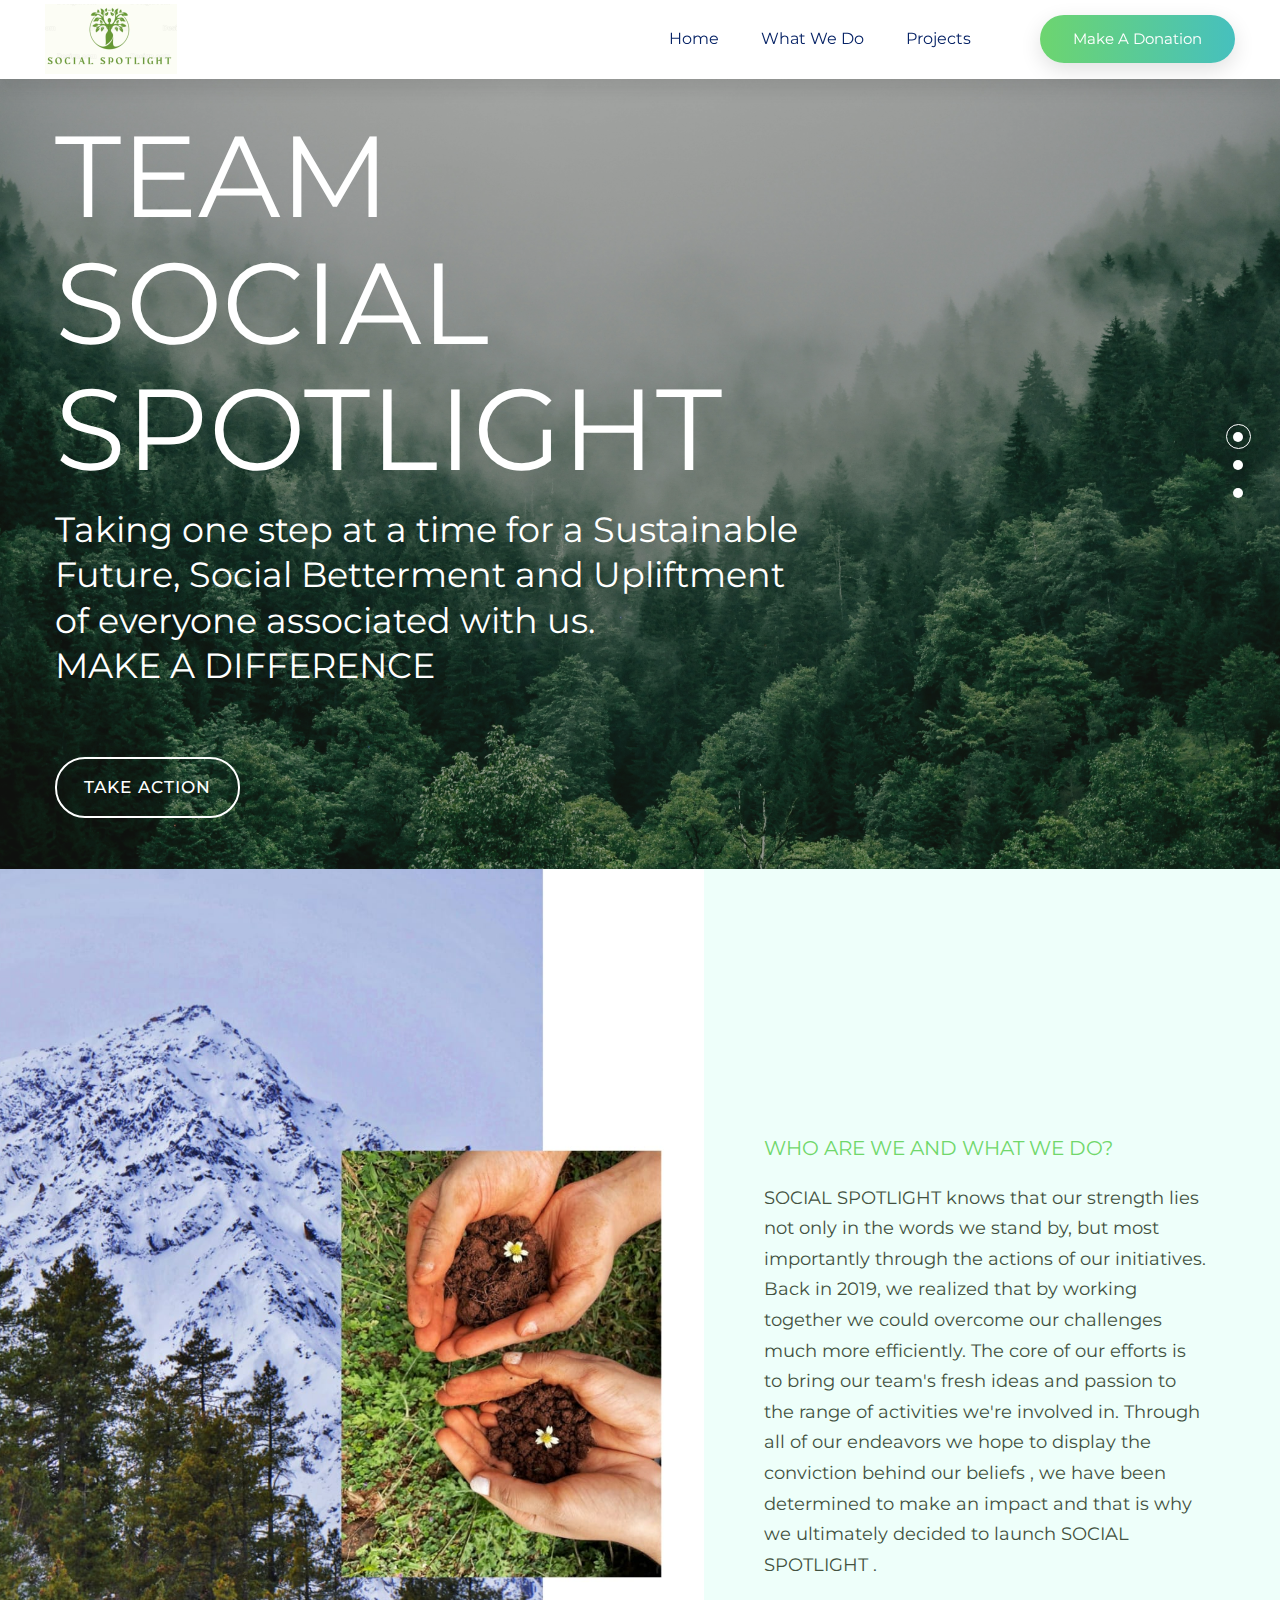
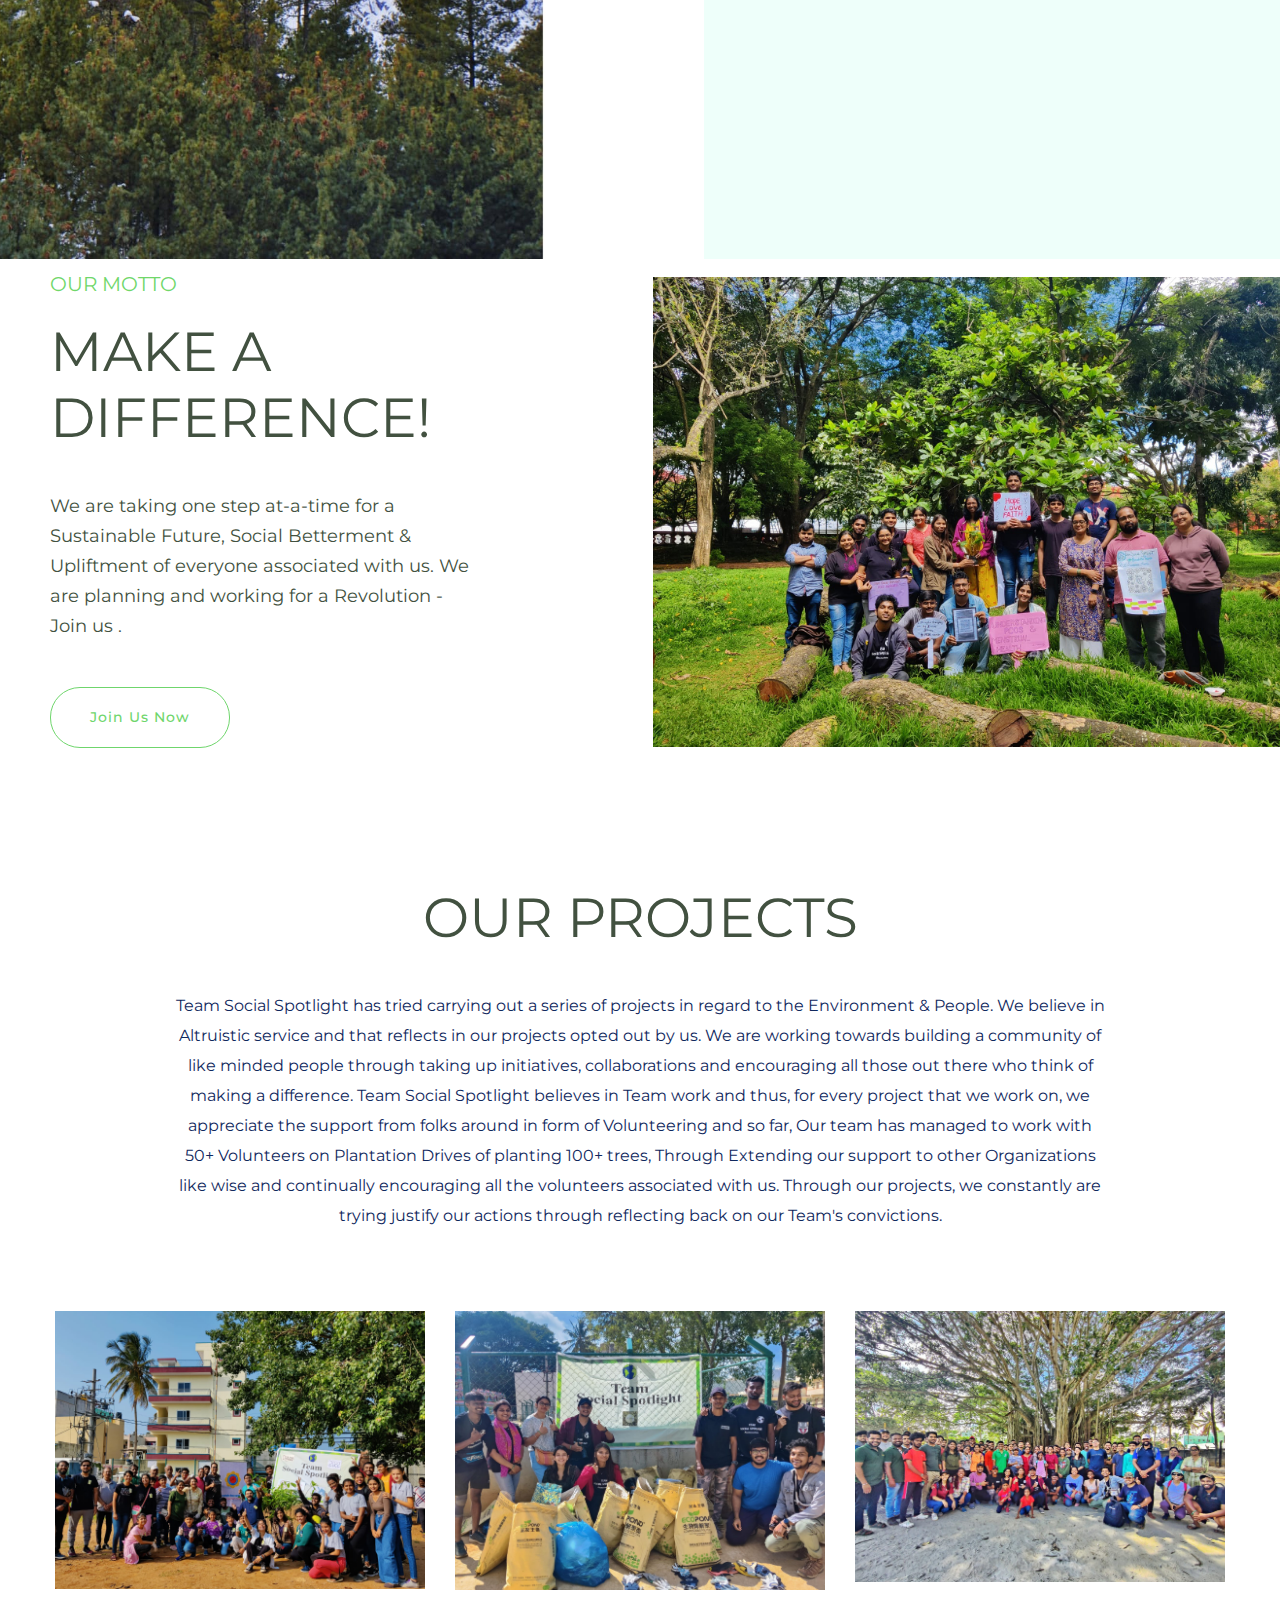
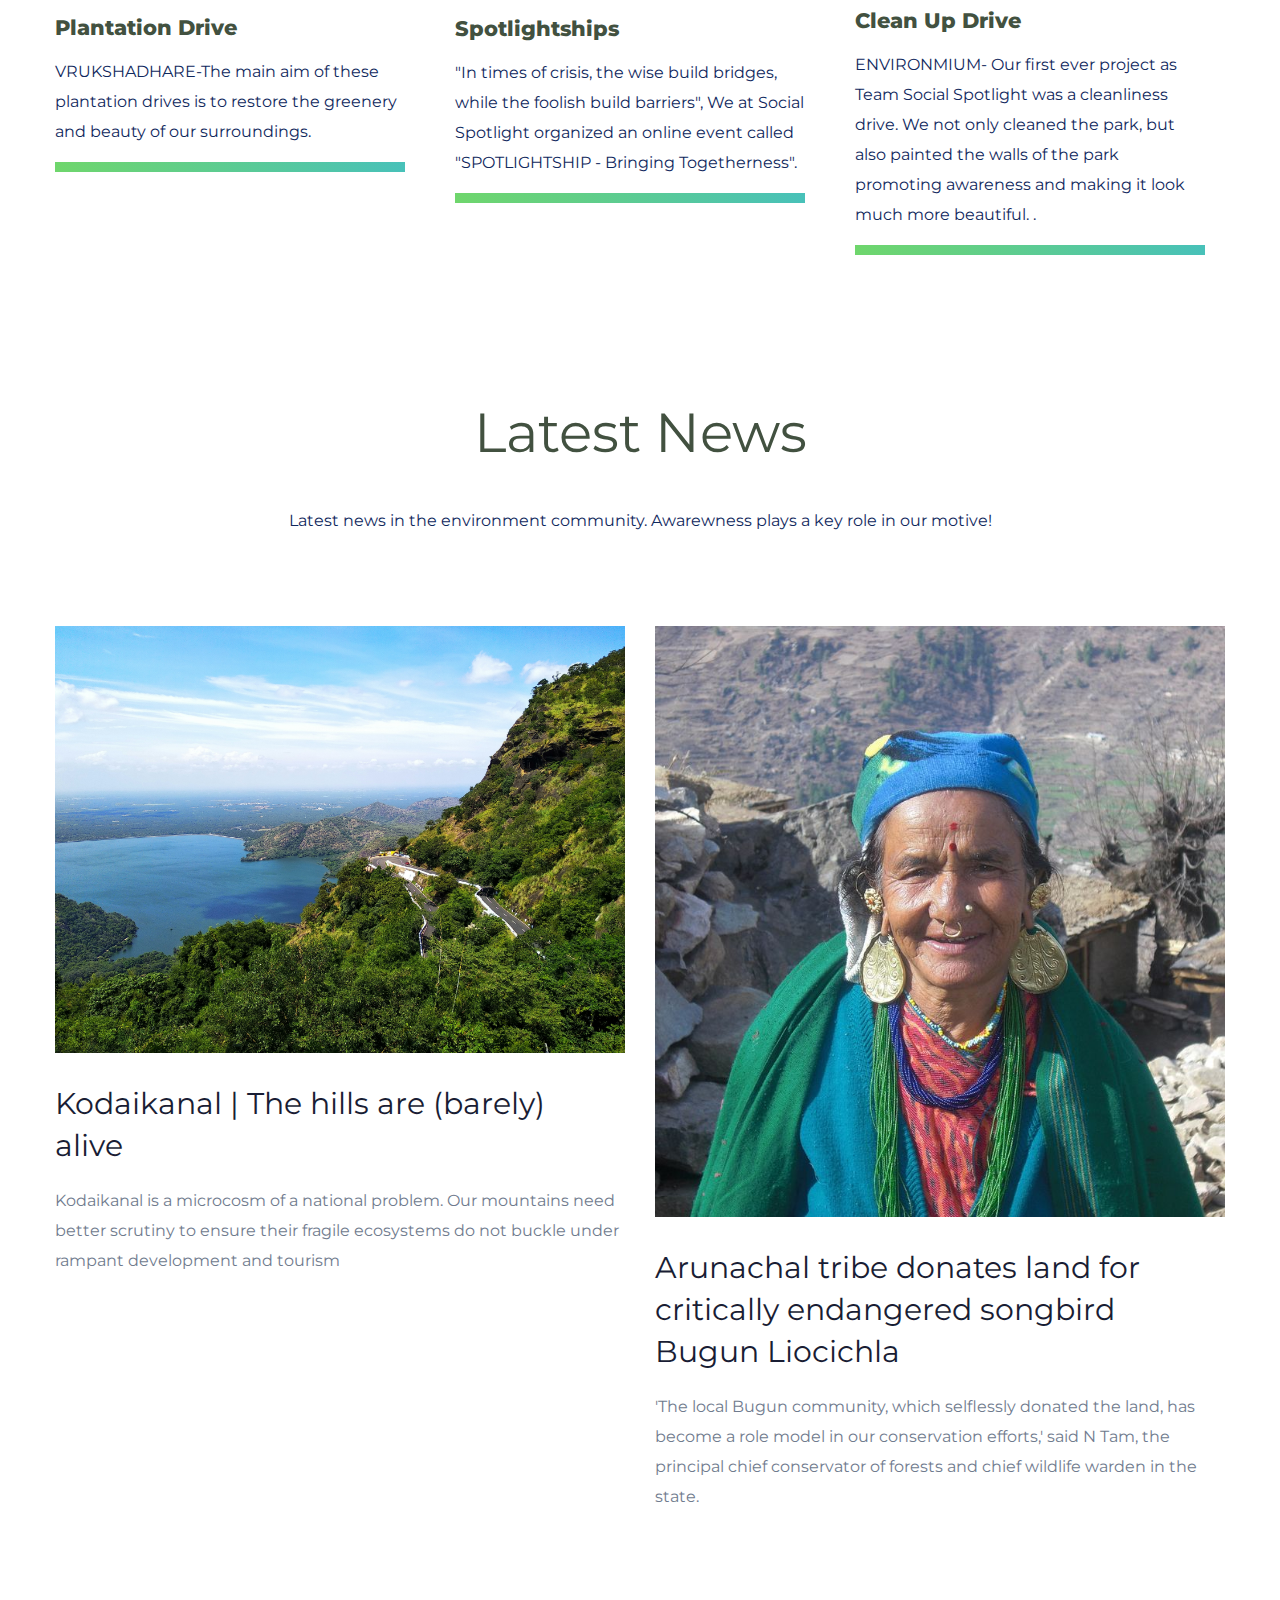
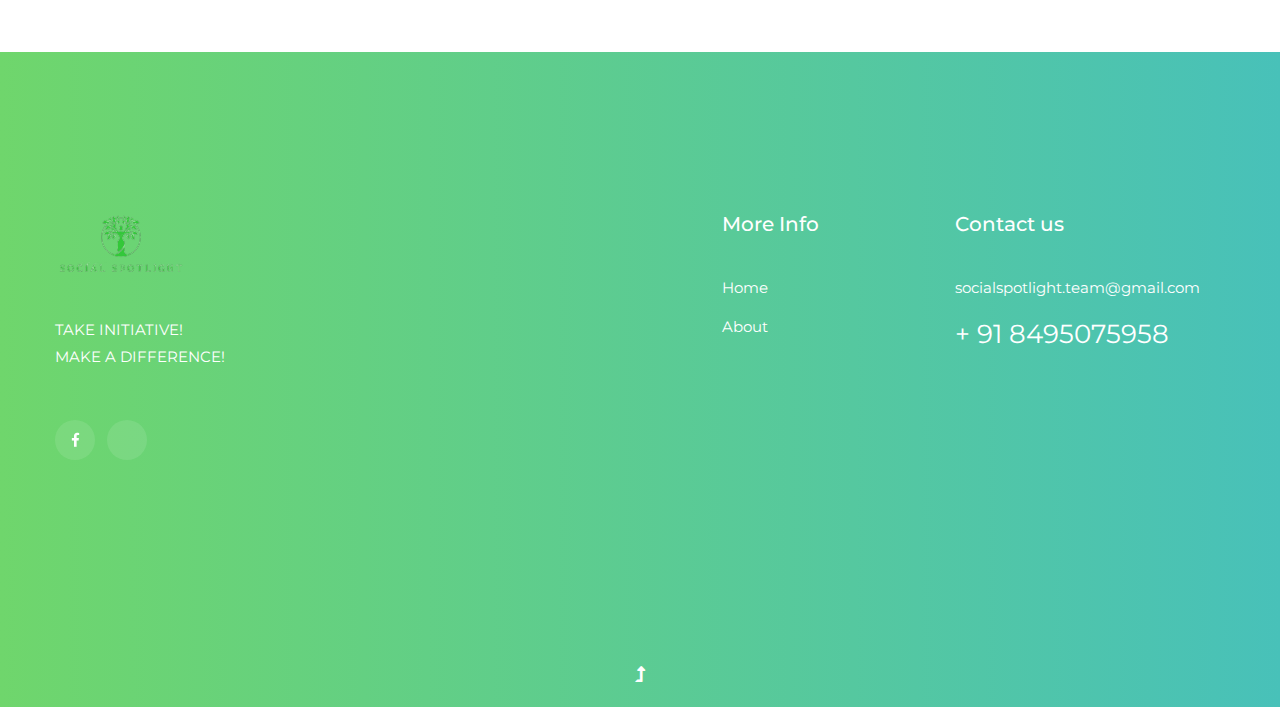
<file: index.html>
<!doctype html>
<html class="no-js" lang="zxx">
<head>
    <meta charset="utf-8">
    <meta http-equiv="x-ua-compatible" content="ie=edge">
    <title>TEAM SOCIAL SPOTLIGHT</title>
    <meta name="description" content="">
    <meta name="viewport" content="width=device-width, initial-scale=1">
    <link rel="manifest" href="site.webmanifest">
    <link rel="shortcut icon" type="image/x-icon" href="assets/img/favicon.ico">

    <!-- CSS here -->
    <link rel="stylesheet" href="assets/css/bootstrap.min.css">
    <link rel="stylesheet" href="assets/css/owl.carousel.min.css">
    <link rel="stylesheet" href="assets/css/slicknav.css">
    <link rel="stylesheet" href="assets/css/flaticon.css">
    <link rel="stylesheet" href="assets/css/progressbar_barfiller.css">
    <link rel="stylesheet" href="assets/css/gijgo.css">
    <link rel="stylesheet" href="assets/css/animate.min.css">
    <link rel="stylesheet" href="assets/css/animated-headline.css">
    <link rel="stylesheet" href="assets/css/magnific-popup.css">
    <link rel="stylesheet" href="assets/css/fontawesome-all.min.css">
    <link rel="stylesheet" href="assets/css/themify-icons.css">
    <link rel="stylesheet" href="assets/css/slick.css">
    <link rel="stylesheet" href="assets/css/nice-select.css">
    <link rel="stylesheet" href="assets/css/style.css">
</head>

<body>
    <!-- ? Preloader Start -->
    <div id="preloader-active">
        <div class="preloader d-flex align-items-center justify-content-center">
            <div class="preloader-inner position-relative">
                <div class="preloader-circle"></div>
                <div class="preloader-img pere-text">
                    <img src="assets/img/logo/loder.png" alt="">
                </div>
            </div>
        </div>
    </div>
    <!-- Preloader Start -->
    <header>
        <!-- Header Start -->
        <div class="header-area">
            <div class="main-header ">
                <div class="header-bottom  header-sticky">
                    <div class="container-fluid">
                        <div class="row align-items-center">
                            <!-- Logo -->
                            <div class="col-xl-2 col-lg-2">
                                <div class="logo">
                                    <a href="index.html"><img src="assets/img/logo/logo.png" alt=""></a>
                                </div>
                            </div>
                            <div class="col-xl-10 col-lg-10">
                                <div class="menu-wrapper  d-flex align-items-center justify-content-end">
                                    <!-- Main-menu -->
                                    <div class="main-menu d-none d-lg-block">
                                        <nav>
                                            <ul id="navigation">                                                                                          
                                                <li><a href="index.html">Home</a></li>
                                                <li><a href="what-do.html">What we Do</a></li>
                                                <li><a href="projects.html">Projects</a></li>
                                               
                                                    <ul class="submenu">
                                                    </ul>
                                                </li>
                                               
                                            </ul>
                                        </nav>
                                    </div>
                                    <!-- Header-btn -->
                                    <div class="header-right-btn d-none d-lg-block ml-20">
                                        <a href="https://docs.google.com/forms/d/e/1FAIpQLScxAqnROKKrz-xezBuCLweo2_jWPutC80bQOO5T1gV9pSPgkw/viewform" class="btn header-btn">Make a Donation</a>
                                    </div>
                                </div>
                            </div> 
                            <!-- Mobile Menu -->
                            <div class="col-12">
                                <div class="mobile_menu d-block d-lg-none"></div>
                            </div>
                        </div>
                    </div>
                </div>
            </div>
        </div>
        <!-- Header End -->
    </header>
    <main>
        
        <!-- slider Area Start-->
        <div class="slider-area position-relative">
            <div class="slider-active dot-style">
                <!-- Single Slider -->
                <div class="single-slider hero-overly slider-height slider-bg1 d-flex align-items-center">
                    <div class="container">
                        <div class="row">
                            <div class="col-xl-8 col-lg-8 col-md-8 col-sm-10">
                                <div class="hero__caption">
                                    <h1 data-animation="fadeInUp" data-delay=".2s">TEAM SOCIAL SPOTLIGHT</h1>
                                    <P data-animation="fadeInUp" data-delay=".4s">Taking one step at a time for a Sustainable Future, Social Betterment and Upliftment of everyone associated with us.<br> MAKE A DIFFERENCE </P>
                                    <!-- Hero-btn -->
                                    <div class="hero__btn">
                                        <a href="https://docs.google.com/forms/d/e/1FAIpQLSc_fPQNXRKRZHNbG1DB3s2Fk_ck_KozKx8RdZ9roq2Gf7_odA/viewform" class="hero-btn mb-10"  data-animation="fadeInUp" data-delay=".8s">TAKE ACTION</a>
                                    </div>
                                </div>
                            </div>
                        </div>
                    </div>
                </div>
                <!-- Single Slider -->
                <div class="single-slider hero-overly slider-height slider-bg1 d-flex align-items-center">
                    <div class="container">
                        <div class="row">
                            <div class="col-xl-8 col-lg-8 col-md-8 col-sm-10">
                                <div class="hero__caption">
                                    <h1 data-animation="fadeInUp" data-delay=".2s">TEAM SOCIAL SPOTLIGHT</h1>
                                    <P data-animation="fadeInUp" data-delay=".4s">Taking one step at a time for a Sustainable Fture, Social Betterment and Upliftment of everyone associated with us. </P>
                                    <!-- Hero-btn -->
                                    <div class="hero__btn">
                                        <a href="https://docs.google.com/forms/d/e/1FAIpQLSc_fPQNXRKRZHNbG1DB3s2Fk_ck_KozKx8RdZ9roq2Gf7_odA/viewform" class="hero-btn mb-10"  data-animation="fadeInUp" data-delay=".8s">JOIN US NOW</a>
                                    </div>
                                </div>
                            </div>
                        </div>
                    </div>
                </div>
                <!-- Single Slider -->
                <div class="single-slider hero-overly slider-height slider-bg1 d-flex align-items-center">
                    <div class="container">
                        <div class="row">
                            <div class="col-xl-8 col-lg-8 col-md-8 col-sm-10">
                                <div class="hero__caption">
                                    <h1 data-animation="fadeInUp" data-delay=".2s">Environment</h1>
                                    <P data-animation="fadeInUp" data-delay=".4s">Provides us a green and healthy life<br> we need to protect </P>
                                    <!-- Hero-btn -->
                                    <div class="hero__btn">
                                        <a href="https://docs.google.com/forms/d/e/1FAIpQLSc_fPQNXRKRZHNbG1DB3s2Fk_ck_KozKx8RdZ9roq2Gf7_odA/viewform" class="hero-btn mb-10"  data-animation="fadeInUp" data-delay=".8s">Join Us Now</a>
                                    </div>
                                </div>
                            </div>
                        </div>
                    </div>
                </div>
            </div>
        </div>
        <!-- slider Area End-->
        <!--? Visit Our Tailor Start -->
        <div class="visit-tailor-area fix">
            <!--Right Contents  -->
            <div class="tailor-offers"></div>
            <!-- left Contents -->
            <div class="tailor-details">
                <span>WHO ARE WE AND WHAT WE DO? </span>
                <p>SOCIAL SPOTLIGHT knows that our strength lies not only in the words we stand by,
                     but most importantly through the actions of our initiatives. 
                     Back in 2019, we realized that by working together we could overcome our challenges much more efficiently. 
                     The core of our efforts is to bring our team's fresh ideas and passion to the range of activities we're involved in. 
                     Through all of our endeavors we hope to display the conviction behind our beliefs ,
                     we have been determined to make an impact and that is why we ultimately decided to launch SOCIAL SPOTLIGHT .</p>
                </div>
            </div>
        </div>
        <!-- Visit Our Tailor End -->
        <!--? Services Area Start -->
       
        <!-- Services Area End -->
        <!--? About Area Start -->
        <section class="support-company-area fix pt-10">
            <div class="support-wrapper align-items-center">
                <div class="left-content">
                    <!-- section tittle -->
                    <div class="section-tittle section-tittle2 mb-30">
                        <span>OUR MOTTO </span>
                        <h2>MAKE A DIFFERENCE!</h2>
                    </div>
                    <div class="support-caption">
                        <p class="pera-top">We are taking one step at-a-time for a Sustainable Future, 
                            Social Betterment & Upliftment of everyone associated with us. 
                            We are planning and working for a Revolution - Join us .</p>
                        <a href="https://docs.google.com/forms/d/e/1FAIpQLSc_fPQNXRKRZHNbG1DB3s2Fk_ck_KozKx8RdZ9roq2Gf7_odA/viewform" class="border-btn">Join Us Now</a>
                    </div>
                </div>
                <div class="right-content">
                    <!-- img -->
                    <div class="right-img">
                        <img src="assets/img/gallery/safe_in.png" alt="">
                    </div>
                    
                        </div>
                    </div>
                </div>
            </div>
        </section>
        <!-- About Area End -->
        <!--? Our Cases Start -->
        <div class="our-cases-area section-padding30">
            <div class="container">
                <div class="row justify-content-center">
                    <div class="col-xl-10 col-lg-10 ">
                        <!-- Section Tittle -->
                        <div class="section-tittle text-center mb-80">
                            <h2>OUR PROJECTS</h2>
                            <p class="pl-20 pr-20">Team Social Spotlight has tried carrying out a series of projects in regard to the Environment & People. 
                                We believe in Altruistic service and that reflects in our projects opted out by us. 
                                We are working towards building a community of like minded people through taking up initiatives,  
                                collaborations and encouraging all those out there who think of making a difference.
 
                                Team Social Spotlight believes in Team work and thus, for every project that we work on,  we appreciate the support from folks around in form of Volunteering and so far, Our team has managed to work with 50+ Volunteers on Plantation Drives of planting 100+ trees, Through Extending our support to other Organizations like wise and continually encouraging all the volunteers associated with us. 
                                Through our projects, we constantly are trying  justify our actions through reflecting back on our Team's convictions.</p>
                        </div>
                    </div>
                </div>
                <div class="row">
                    <div class="col-lg-4 col-md-6 col-sm-6">
                        <div class="single-cases mb-40">
                            <div class="cases-img">
                                <img src="assets/img/gallery/case1.png" alt="">
                            </div>
                            <div class="cases-caption">
                                <h3><a href="#">Plantation Drive</a></h3>
                                <p> VRUKSHADHARE-The main aim of these plantation drives is to restore the greenery and beauty of our surroundings.</p>
                                <!-- Progress Bar -->
                                <div class="single-skill mb-15">
                                    <div class="bar-progress">
                                        <div id="bar1" class="barfiller">
                                            <div class="tipWrap">
                                                <span class="tip"></span>
                                            </div>
                                            <span class="fill" data-percentage="100"></span>
                                        </div>
                                    </div>
                                </div>
                                <!-- / progress -->
                                <div class="prices">
                                   
                                </div>
                            </div>
                        </div>
                    </div>
                    <div class="col-lg-4 col-md-6 col-sm-6">
                        <div class="single-cases mb-40">
                            <div class="cases-img">
                                <img src="assets/img/gallery/case2.png" alt="">
                            </div>
                            <div class="cases-caption">
                                <h3><a href="#">Spotlightships</a></h3>
                                <p>"In times of crisis, the wise build bridges, while the foolish build barriers",
                                    We at Social Spotlight organized an online event called "SPOTLIGHTSHIP - Bringing Togetherness".</p>
                                <!-- Progress Bar -->
                                <div class="single-skill mb-15">
                                    <div class="bar-progress">
                                        <div id="bar2" class="barfiller">
                                            <div class="tipWrap">
                                                <span class="tip"></span>
                                            </div>
                                            <span class="fill" data-percentage="100"></span>
                                        </div>
                                    </div>
                                </div>
                                <div class="prices">
                                    
                                </div>
                            </div>
                        </div>
                    </div>
                    <div class="col-lg-4 col-md-6 col-sm-6">
                        <div class="single-cases">
                            <div class="cases-img">
                                <img src="assets/img/gallery/case3.png" alt="">
                            </div>
                            <div class="cases-caption">
                                <h3><a href="#">Clean Up Drive</a></h3>
                                <p>ENVIRONMIUM- Our first ever project as Team Social Spotlight was a cleanliness drive.
                                    We not only cleaned the park, but also painted the walls of the park promoting awareness and making it look much more beautiful.

                                    .</p>
                                <!-- Progress Bar -->
                                <div class="single-skill mb-15">
                                    <div class="bar-progress">
                                        <div id="bar3" class="barfiller">
                                            <div class="tipWrap">
                                                <span class="tip"></span>
                                            </div>
                                            <span class="fill" data-percentage="100"></span>
                                        </div>
                                    </div>
                                </div>
                                <div class="prices">
                                   
                                </div>
                            </div>
                        </div>
                    </div>
                </div>
            </div>
        </div>
        <!-- Our Cases End -->
        <!--? Blog Area Start -->
        <section class="home-blog-area pb-padding">
            <div class="container">
                <!-- Section Tittle -->
                <div class="row justify-content-center">
                    <div class="col-xl-8 col-lg-9 col-md-11">
                        <div class="section-tittle text-center mb-90">
                            <h2>Latest News</h2>
                            <p>Latest news in the environment community.
                               Awarewness plays a key role in our motive!</p>
                        </div>
                    </div>
                </div>
                <div class="row">
                    <div class="col-xl-6 col-lg-6 col-md-6">
                        <div class="home-blog-single mb-30">
                            <div class="blog-img-cap">
                                <div class="blog-img">
                                    <img src="assets/img/gallery/home-blog1.png" alt="">
                                </div>
                                <div class="blog-cap">
                                    <h3><a href="https://www.thehindu.com/sci-tech/energy-and-environment/kodaikanal-hill-station-barely-alive-rampant-development-tourism-carrying-capacity/article68046276.ece">Kodaikanal | The hills are (barely) alive</a></h3>
                                    <p>Kodaikanal is a microcosm of a national problem. 
                                       Our mountains need better scrutiny to ensure their fragile ecosystems do not buckle under rampant development and tourism</p> 
                                    
                                </div>
                            </div>
                        </div>
                    </div>
                    <div class="col-xl-6 col-lg-6 col-md-6">
                        <div class="home-blog-single mb-30">
                            <div class="blog-img-cap">
                                <div class="blog-img">
                                    <img src="assets/img/gallery/home-blog2.png" alt=""> 
                                </div>
                                <div class="blog-cap">
                                    <h3><a href="https://www.deccanherald.com/india/arunachal-pradesh/arunachal-tribe-donates-land-for-critically-endangered-songbird-bugun-liocichla-2940635">Arunachal tribe donates land for critically endangered songbird Bugun Liocichla</a></h3>
                                    <p>'The local Bugun community, which selflessly donated the land, has become a role model in our conservation efforts,' 
                                        said N Tam, the principal chief conservator of forests and chief wildlife warden in the state.</p>
                                </div>
                            </div>
                        </div>
                    </div>
                </div>
            </div>
        </section>
        <!-- Blog Area End -->

    </main>
    <footer>
        <div class="footer-wrapper">
           <!-- Footer Start-->
           <div class="footer-area footer-padding">
               <div class="container ">
                   <div class="row justify-content-between">
                       <div class="col-xl-4 col-lg-3 col-md-8 col-sm-8">
                           <div class="single-footer-caption mb-50">
                               <div class="single-footer-caption mb-30">
                                   <!-- logo -->
                                   <div class="footer-logo mb-35">
                                       <a href="index.html"><img src="assets/img/logo/logo2_footer.png" alt=""></a>
                                   </div>
                                   <div class="footer-tittle">
                                       <div class="footer-pera">
                                           <p>TAKE INITIATIVE! <br> MAKE A DIFFERENCE! </p>
                                       </div>
                                   </div>
                                   <!-- social -->
                                   <div class="footer-social">
                                       <a href="https://www.facebook.com/teamsocialspotlight/"><i class="fab fa-facebook-f"></i></a>
                                       <a href="https://www.instagram.com/teamsocialspotlight/"><i class="fab fa-intagram-i"></i></a>
                                   </div>
                               </div>
                           </div>
                       </div>
                       <div class="col-xl-2 col-lg-3 col-md-4 col-sm-4">
                           <div class="single-footer-caption mb-50">
                               <div class="footer-tittle">
                               </div>
                           </div>
                       </div>
                       <div class="col-xl-2 col-lg-2 col-md-4 col-sm-4">
                           <div class="single-footer-caption mb-50">
                               <div class="footer-tittle">
                                   <h4>More Info </h4>
                                   <ul>
                                       <li><a href="index.html">Home</a></li>
                                       <li><a href="what-do.html">About</a></li>
                                   </ul>
                               </div>
                           </div>
                       </div>
                       <div class="col-xl-3 col-lg-4 col-md-6 col-sm-4">
                           <div class="single-footer-caption mb-50">
                               <div class="footer-tittle">
                                   <h4>Contact us</h4>
                                   <ul>
                                       <li><a href="https://mail.google.com/mail/u/0/?tab=rm&ogbl#inbox?compose=CllgCJfqcGSLvHWRmJplSFTpFtLNqsBdxvwxDCRpfGZLkqkfsdjpPjppcPDwcxXxSmKsXtngTtg">socialspotlight.team@gmail.com</a></li>
                                        <li class="number"><a href="#">+ 91 8495075958</a></li>
                                   </ul>
                               </div>
                           </div>
                       </div>
                   </div>
               </div>
           </div>
           <!-- footer-bottom area -->
           <div class="footer-bottom-area">
               <div class="container">
                   <div class="footer-border">
                       <div class="row d-flex align-items-center">
                           <div class="col-xl-12 ">
                               <div class="footer-copy-right text-center
                              </div>
                          </div>
                      </div>
                  </div>
              </div>
              <!-- Footer End-->
          </div>
      </footer>
      <!-- Scroll Up -->
      <div id="back-top" >
        <a title="Go to Top" href="#"> <i class="fas fa-level-up-alt"></i></a>
    </div>

    <!-- JS here -->

    <script src="./assets/js/vendor/modernizr-3.5.0.min.js"></script>
    <!-- Jquery, Popper, Bootstrap -->
    <script src="./assets/js/vendor/jquery-1.12.4.min.js"></script>
    <script src="./assets/js/popper.min.js"></script>
    <script src="./assets/js/bootstrap.min.js"></script>
    <!-- Jquery Mobile Menu -->
    <script src="./assets/js/jquery.slicknav.min.js"></script>

    <!-- Jquery Slick , Owl-Carousel Plugins -->
    <script src="./assets/js/owl.carousel.min.js"></script>
    <script src="./assets/js/slick.min.js"></script>
    <!-- One Page, Animated-HeadLin -->
    <script src="./assets/js/wow.min.js"></script>
    <script src="./assets/js/animated.headline.js"></script>
    <script src="./assets/js/jquery.magnific-popup.js"></script>

    <!-- Date Picker -->
    <script src="./assets/js/gijgo.min.js"></script>
    <!-- Nice-select, sticky -->
    <script src="./assets/js/jquery.nice-select.min.js"></script>
    <script src="./assets/js/jquery.sticky.js"></script>
    <!-- Progress -->
    <script src="./assets/js/jquery.barfiller.js"></script>
    
    <!-- counter , waypoint,Hover Direction -->
    <script src="./assets/js/jquery.counterup.min.js"></script>
    <script src="./assets/js/waypoints.min.js"></script>
    <script src="./assets/js/jquery.countdown.min.js"></script>
    <script src="./assets/js/hover-direction-snake.min.js"></script>

    <!-- contact js -->
    <script src="./assets/js/contact.js"></script>
    <script src="./assets/js/jquery.form.js"></script>
    <script src="./assets/js/jquery.validate.min.js"></script>
    <script src="./assets/js/mail-script.js"></script>
    <script src="./assets/js/jquery.ajaxchimp.min.js"></script>
    
    <!-- Jquery Plugins, main Jquery -->	
    <script src="./assets/js/plugins.js"></script>
    <script src="./assets/js/main.js"></script>
    
</body>
</html>
</file>
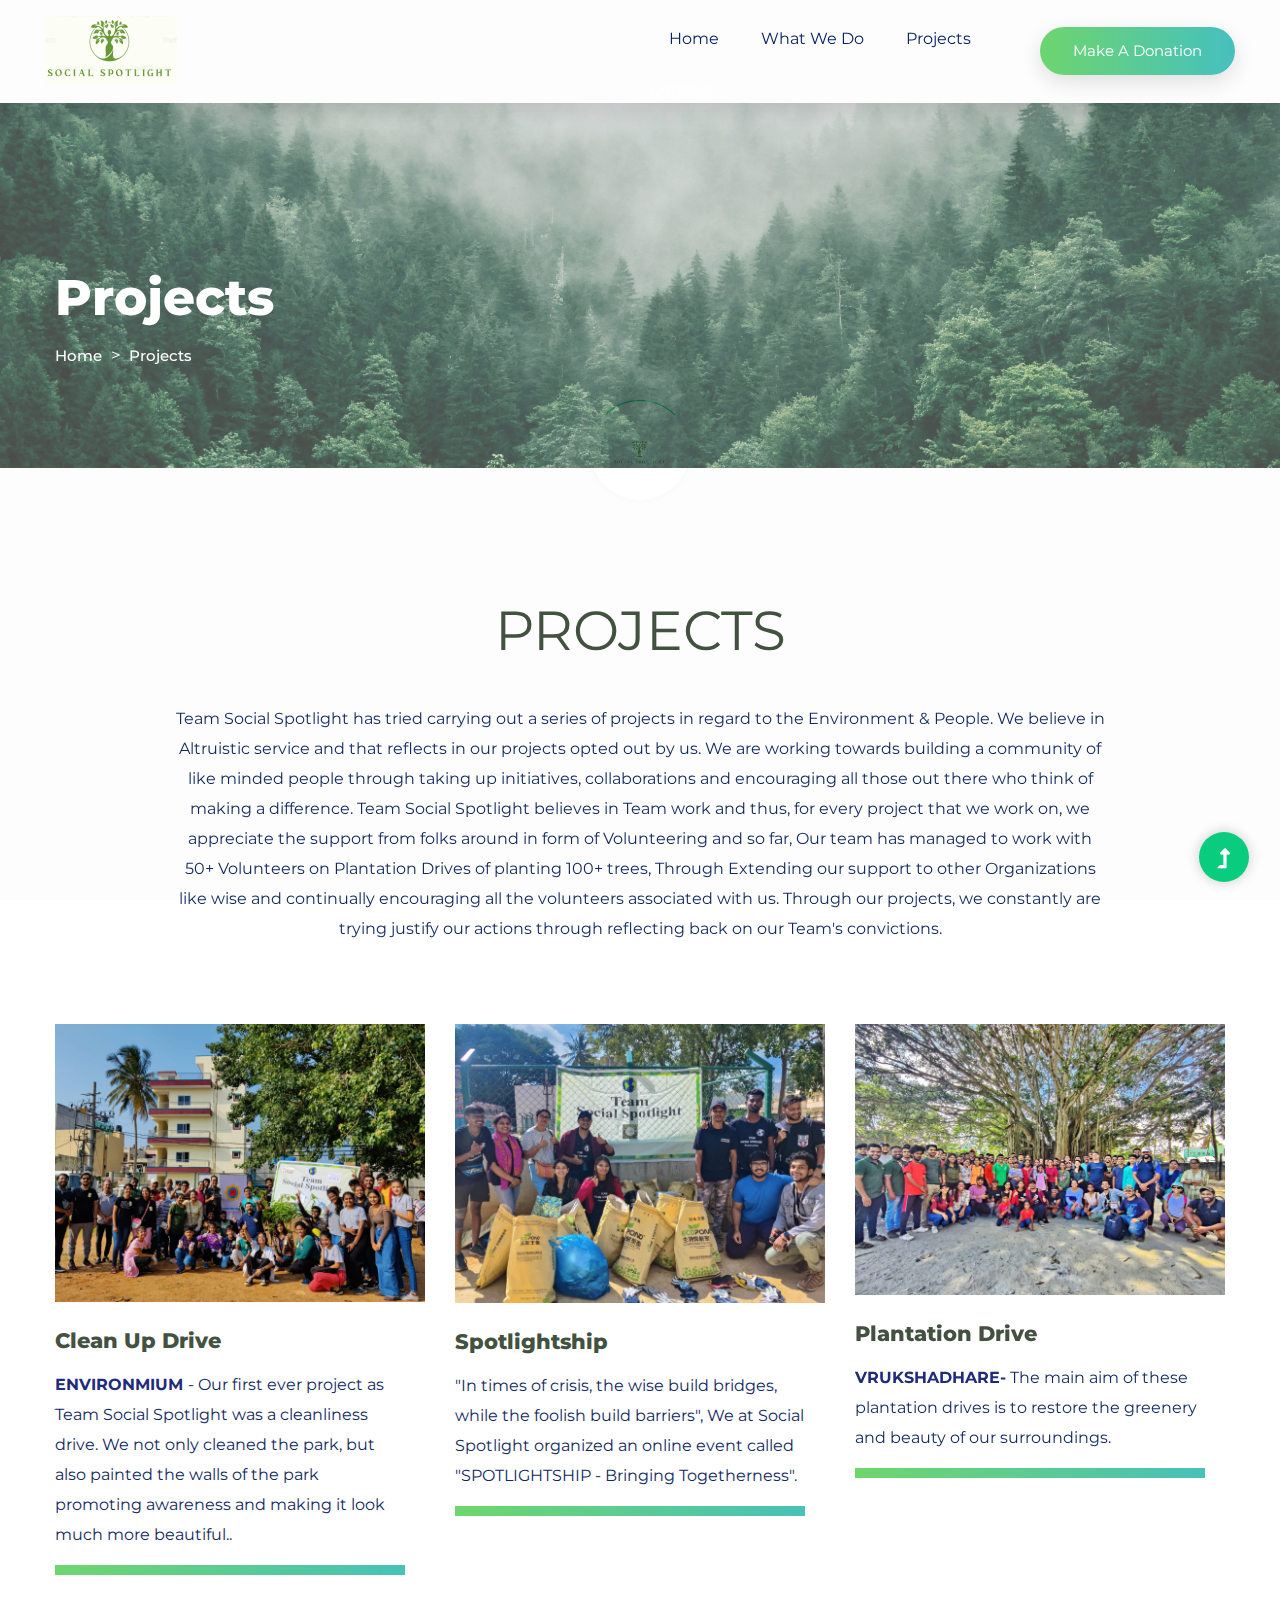
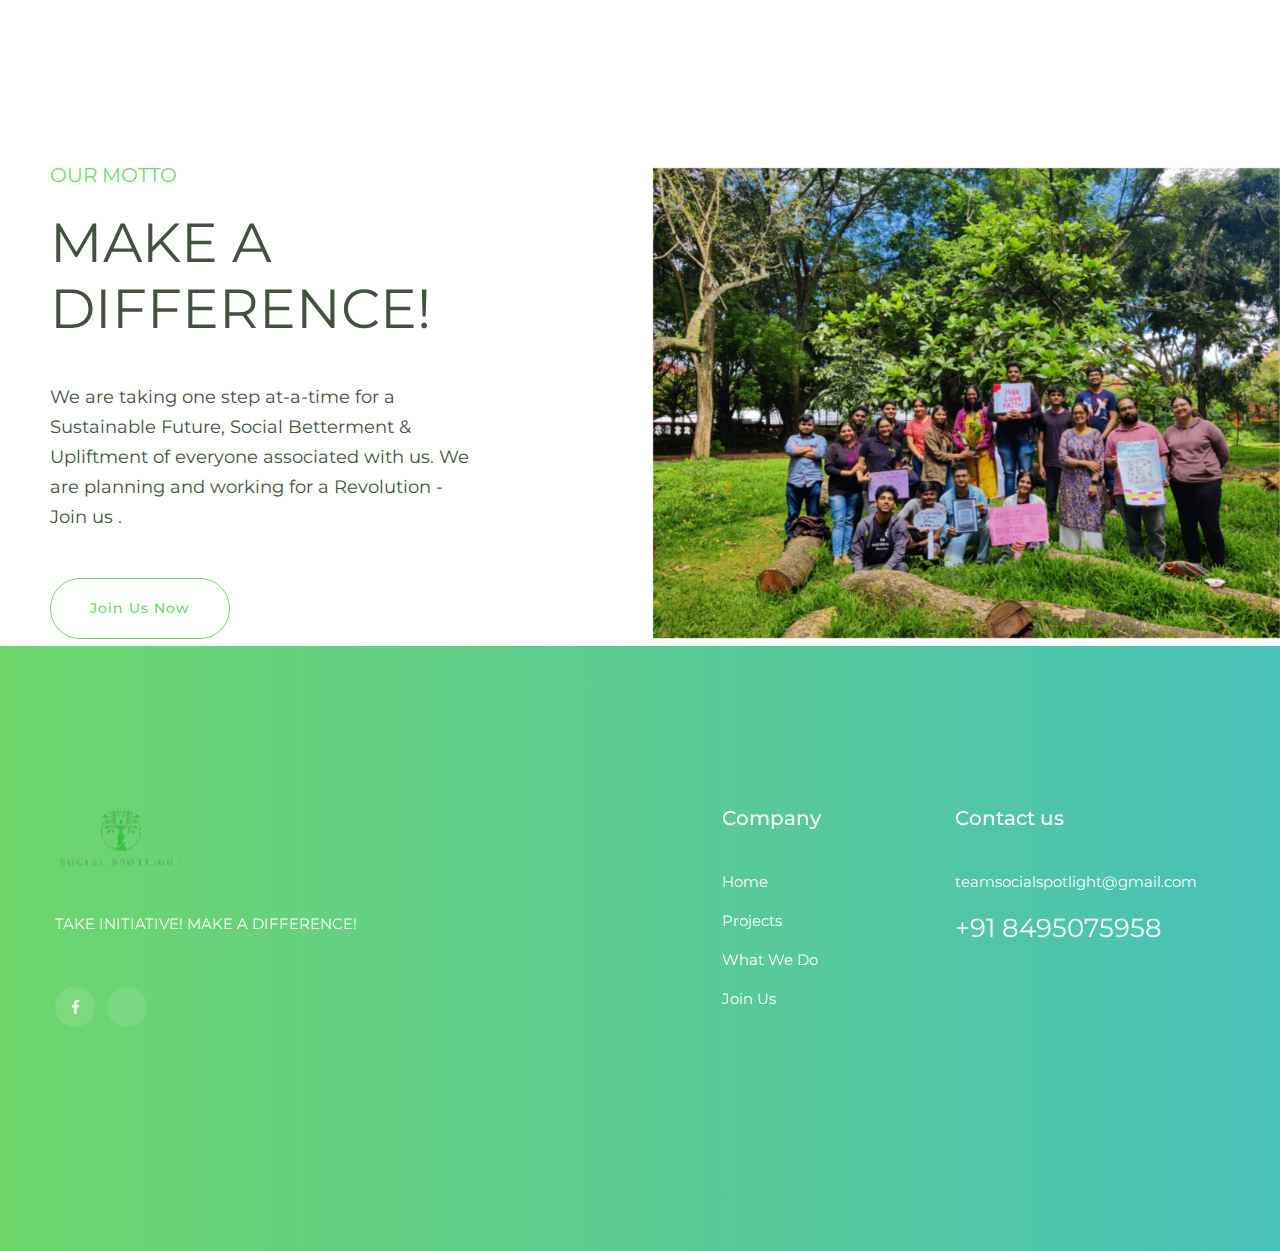
<file: projects.html>
<!doctype html>
<html class="no-js" lang="zxx">
<head>
    <meta charset="utf-8">
    <meta http-equiv="x-ua-compatible" content="ie=edge">
    <title>TEAM SOCIAL SPOTLIGHT</title>
    <meta name="description" content="">
    <meta name="viewport" content="width=device-width, initial-scale=1">
    <link rel="manifest" href="site.webmanifest">
    <link rel="shortcut icon" type="image/x-icon" href="assets/img/favicon.ico">

    <!-- CSS here -->
    <link rel="stylesheet" href="assets/css/bootstrap.min.css">
    <link rel="stylesheet" href="assets/css/owl.carousel.min.css">
    <link rel="stylesheet" href="assets/css/slicknav.css">
    <link rel="stylesheet" href="assets/css/flaticon.css">
    <link rel="stylesheet" href="assets/css/progressbar_barfiller.css">
    <link rel="stylesheet" href="assets/css/gijgo.css">
    <link rel="stylesheet" href="assets/css/animate.min.css">
    <link rel="stylesheet" href="assets/css/animated-headline.css">
    <link rel="stylesheet" href="assets/css/magnific-popup.css">
    <link rel="stylesheet" href="assets/css/fontawesome-all.min.css">
    <link rel="stylesheet" href="assets/css/themify-icons.css">
    <link rel="stylesheet" href="assets/css/slick.css">
    <link rel="stylesheet" href="assets/css/nice-select.css">
    <link rel="stylesheet" href="assets/css/style.css">
</head>
<body>
    <!-- ? Preloader Start -->
    <div id="preloader-active">
        <div class="preloader d-flex align-items-center justify-content-center">
            <div class="preloader-inner position-relative">
                <div class="preloader-circle"></div>
                <div class="preloader-img pere-text">
                    <img src="assets/img/logo/loder.png" alt="">
                </div>
            </div>
        </div>
    </div>
    <!-- Preloader Start -->
    <header>
        <!-- Header Start -->
        <div class="header-area">
            <div class="main-header ">
                <div class="header-bottom  header-sticky">
                    <div class="container-fluid">
                        <div class="row align-items-center">
                            <!-- Logo -->
                            <div class="col-xl-2 col-lg-2">
                                <div class="logo">
                                    <a href="index.html"><img src="assets/img/logo/logo.png" alt=""></a>
                                </div>
                            </div>
                            <div class="col-xl-10 col-lg-10">
                                <div class="menu-wrapper  d-flex align-items-center justify-content-end">
                                    <!-- Main-menu -->
                                    <div class="main-menu d-none d-lg-block">
                                        <nav>
                                            <ul id="navigation">                                                                                          
                                                <li><a href="index.html">Home</a></li>
                                                <li><a href="what-do.html">What we Do</a></li>
                                                <li><a href="projects.html">Projects</a></li>
                                                    </ul>
                                                </li>
                                                <li><a href="contact.html">Contact</a></li>
                                            </ul>
                                        </nav>
                                    </div>
                                    <!-- Header-btn -->
                                    <div class="header-right-btn d-none d-lg-block ml-20">
                                        <a href="https://docs.google.com/forms/d/e/1FAIpQLScxAqnROKKrz-xezBuCLweo2_jWPutC80bQOO5T1gV9pSPgkw/viewform" class="btn header-btn">Make a Donation</a>
                                    </div>
                                </div>
                            </div> 
                            <!-- Mobile Menu -->
                            <div class="col-12">
                                <div class="mobile_menu d-block d-lg-none"></div>
                            </div>
                        </div>
                    </div>
                </div>
            </div>
        </div>
        <!-- Header End -->
    </header>
    <main>
        <!--? Hero Start -->
        <div class="slider-area2">
            <div class="slider-height2 d-flex align-items-center">
                <div class="container">
                    <div class="row">
                        <div class="col-xl-12">
                            <div class="hero-cap hero-cap2 pt-70">
                                <h2>Projects</h2>
                                <nav aria-label="breadcrumb">
                                    <ol class="breadcrumb">
                                        <li class="breadcrumb-item"><a href="index.html">Home</a></li>
                                        <li class="breadcrumb-item"><a href="projects.html">Projects</a></li> 
                                    </ol>
                                </nav>
                            </div>
                        </div>
                    </div>
                </div>
            </div>
        </div>
        <!-- Hero End -->
        <!--? Our Cases Start -->
        <div class="our-cases-area section-padding30">
            <div class="container">
                <div class="row justify-content-center">
                    <div class="col-xl-10 col-lg-10 ">
                        <!-- Section Tittle -->
                        <div class="section-tittle text-center mb-80">
                            <h2>PROJECTS</h2>
                            <p class="pl-20 pr-20">Team Social Spotlight has tried carrying out a series of projects in regard to the Environment & People. 
                                We believe in Altruistic service and that reflects in our projects opted out by us. 
                                We are working towards building a community of like minded people through taking up initiatives,
                                collaborations and encouraging all those out there who think of making a difference.
                                Team Social Spotlight believes in Team work and thus, for every project that we work on, 
                                 we appreciate the support from folks around in form of Volunteering and so far, 
                                 Our team has managed to work with 50+ Volunteers on Plantation Drives of planting 100+ trees, 
                                 Through Extending our support to other Organizations like wise and continually encouraging all the volunteers associated with us. 
                                Through our projects, we constantly are trying  justify our actions through reflecting back on our Team's convictions.</p>
                        </div>
                    </div>
                </div>
                <div class="row">
                    <div class="col-lg-4 col-md-6 col-sm-6">
                        <div class="single-cases mb-40">
                            <div class="cases-img">
                                <img src="assets/img/gallery/case1.png" alt="">
                            </div>
                            <div class="cases-caption">
                                <h3><a href="#">Clean Up Drive</a></h3>
                                <p><b> ENVIRONMIUM </b>- Our first ever project as Team Social Spotlight was a cleanliness drive.
                                     We not only cleaned the park, but also painted the walls of the park   promoting awareness and making it look much more beautiful..</p>
                                <!-- Progress Bar -->
                                <div class="single-skill mb-15">
                                    <div class="bar-progress">
                                        <div id="bar1" class="barfiller">
                                            <div class="tipWrap">
                                                <span class="tip"></span>
                                            </div>
                                            <span class="fill" data-percentage="100"></span>
                                        </div>
                                    </div>
                                </div>
                                <!-- / progress -->
                                <div class="prices">
                                    
                                </div>
                            </div>
                        </div>
                    </div>
                    <div class="col-lg-4 col-md-6 col-sm-6">
                        <div class="single-cases mb-40">
                            <div class="cases-img">
                                <img src="assets/img/gallery/case2.png" alt="">
                            </div>
                            <div class="cases-caption">
                                <h3><a href="#">Spotlightship</a></h3>
                                <p>"In times of crisis, the wise build bridges, while the foolish build barriers",
                                    We at Social Spotlight organized an online event called "SPOTLIGHTSHIP - Bringing Togetherness".</p>
                                <!-- Progress Bar -->
                                <div class="single-skill mb-15">
                                    <div class="bar-progress">
                                        <div id="bar2" class="barfiller">
                                            <div class="tipWrap">
                                                <span class="tip"></span>
                                            </div>
                                            <span class="fill" data-percentage="100"></span>
                                        </div>
                                    </div>
                                </div>
                                <div class="prices">
                                    
                                </div>
                            </div>
                        </div>
                    </div>
                    <div class="col-lg-4 col-md-6 col-sm-6">
                        <div class="single-cases">
                            <div class="cases-img">
                                <img src="assets/img/gallery/case3.png" alt="">
                            </div>
                            <div class="cases-caption">
                                <h3><a href="#">Plantation Drive</a></h3>
                                <p> <b> VRUKSHADHARE-</b> The main aim of these plantation drives is to restore the greenery and beauty of our surroundings.</p>
                                <!-- Progress Bar -->
                                <div class="single-skill mb-15">
                                    <div class="bar-progress">
                                        <div id="bar3" class="barfiller">
                                            <div class="tipWrap">
                                                <span class="tip"></span>
                                            </div>
                                            <span class="fill" data-percentage="100"></span>
                                        </div>
                                    </div>
                                </div>
                                <div class="prices">
                                   
                                </div>
                            </div>
                        </div>
                    </div>
                </div>
            </div>
        </div>
        <!-- Our Cases End -->
        <!--? About Area Start -->
        <section class="support-company-area fix ">
            <div class="support-wrapper align-items-center">
                <div class="left-content">
                    <!-- section tittle -->
                    <div class="section-tittle section-tittle2 mb-30">
                        <span>Our Motto</span>
                        <h2>MAKE A DIFFERENCE!</h2>
                    </div>
                    <div class="support-caption">
                        <p class="pera-top">We are taking one step at-a-time for a Sustainable Future, 
                                            Social Betterment & Upliftment of everyone associated with us.
                                            We are planning and working for a Revolution - Join us .</p>
                        <a href="https://docs.google.com/forms/d/e/1FAIpQLSc_fPQNXRKRZHNbG1DB3s2Fk_ck_KozKx8RdZ9roq2Gf7_odA/viewform" class="border-btn">Join Us Now</a>
                    </div>
                </div>
                <div class="right-content">
                    <!-- img -->
                    <div class="right-img">
                        <img src="assets/img/gallery/safe_in.png" alt="">
                    </div>
                    <div class="support-img-cap text-center d-flex">
                        
                </div>
            </div>
        </section>
        <!-- About Area End -->
    
    </main>
    <footer>
        <div class="footer-wrapper">
           <!-- Footer Start-->
           <div class="footer-area footer-padding">
               <div class="container ">
                   <div class="row justify-content-between">
                       <div class="col-xl-4 col-lg-3 col-md-8 col-sm-8">
                           <div class="single-footer-caption mb-50">
                               <div class="single-footer-caption mb-30">
                                   <!-- logo -->
                                   <div class="footer-logo mb-35">
                                       <a href="index.html"><img src="assets/img/logo/logo2_footer.png" alt=""></a>
                                   </div>
                                   <div class="footer-tittle">
                                       <div class="footer-pera">
                                           <p> TAKE INITIATIVE! MAKE A DIFFERENCE! </p>
                                       </div>
                                   </div>
                                   <!-- social -->
                                   <div class="footer-social">
                                      
                                       <a href="https://www.facebook.com/teamsocialspotlight/"><i class="fab fa-facebook-f"></i></a>
                                       <a href="ttps://www.instagram.com/teamsocialspotlight/"><i class="fab fa-instagram-i"></i></a>
                                   </div>
                               </div>
                           </div>
                       </div>
                       <div class="col-xl-2 col-lg-3 col-md-4 col-sm-4">
                           <div class="single-footer-caption mb-50">
                               <div class="footer-tittle">
                                  
                                   </ul>
                               </div>
                           </div>
                       </div>
                       <div class="col-xl-2 col-lg-2 col-md-4 col-sm-4">
                           <div class="single-footer-caption mb-50">
                               <div class="footer-tittle">
                                   <h4>Company</h4>
                                   <ul>
                                       <li><a href="index.html">Home</a></li>
                                       <li><a href="projects.html">Projects</a></li>
                                       <li><a href="what-do.html">What We Do</a></li>
                                       <li><a href="https://docs.google.com/forms/d/e/1FAIpQLSc_fPQNXRKRZHNbG1DB3s2Fk_ck_KozKx8RdZ9roq2Gf7_odA/viewform">Join Us</a></li>
                                   </ul>
                               </div>
                           </div>
                       </div>
                       <div class="col-xl-3 col-lg-4 col-md-6 col-sm-4">
                           <div class="single-footer-caption mb-50">
                               <div class="footer-tittle">
                                   <h4>Contact us</h4>
                                   <ul>
                                       <li><a href="https://mail.google.com/mail/u/0/?tab=rm&ogbl#inbox?compose=CllgCJfqcGSLvHWRmJplSFTpFtLNqsBdxvwxDCRpfGZLkqkfsdjpPjppcPDwcxXxSmKsXtngTtg">teamsocialspotlight@gmail.com</a></li>

                                       <li class="number"><a href="#">+91 8495075958</a></li>
                                   </ul>
                               </div>
                           </div>
                       </div>
                   </div>
               </div>
           </div>
           <!-- footer-bottom area -->
           <div class="footer-bottom-area">
               <div class="container">
                   <div class="footer-border">
                       <div class="row d-flex align-items-center">
                           <div class="col-xl-12 ">
                               <div class="footer-copy-right text-center">
                             </div>
                          </div>
                      </div>
                  </div>
              </div>
              <!-- Footer End-->
          </div>
      </footer>

      <!-- Scroll Up -->
      <div id="back-top" >
        <a title="Go to Top" href="#"> <i class="fas fa-level-up-alt"></i></a>
    </div>

    <!-- JS here -->

    <script src="./assets/js/vendor/modernizr-3.5.0.min.js"></script>
    <!-- Jquery, Popper, Bootstrap -->
    <script src="./assets/js/vendor/jquery-1.12.4.min.js"></script>
    <script src="./assets/js/popper.min.js"></script>
    <script src="./assets/js/bootstrap.min.js"></script>
    <!-- Jquery Mobile Menu -->
    <script src="./assets/js/jquery.slicknav.min.js"></script>

    <!-- Jquery Slick , Owl-Carousel Plugins -->
    <script src="./assets/js/owl.carousel.min.js"></script>
    <script src="./assets/js/slick.min.js"></script>
    <!-- One Page, Animated-HeadLin -->
    <script src="./assets/js/wow.min.js"></script>
    <script src="./assets/js/animated.headline.js"></script>
    <script src="./assets/js/jquery.magnific-popup.js"></script>

    <!-- Date Picker -->
    <script src="./assets/js/gijgo.min.js"></script>
    <!-- Nice-select, sticky -->
    <script src="./assets/js/jquery.nice-select.min.js"></script>
    <script src="./assets/js/jquery.sticky.js"></script>
    <!-- Progress -->
    <script src="./assets/js/jquery.barfiller.js"></script>
    
    <!-- counter , waypoint,Hover Direction -->
    <script src="./assets/js/jquery.counterup.min.js"></script>
    <script src="./assets/js/waypoints.min.js"></script>
    <script src="./assets/js/jquery.countdown.min.js"></script>
    <script src="./assets/js/hover-direction-snake.min.js"></script>

    <!-- contact js -->
    <script src="./assets/js/contact.js"></script>
    <script src="./assets/js/jquery.form.js"></script>
    <script src="./assets/js/jquery.validate.min.js"></script>
    <script src="./assets/js/mail-script.js"></script>
    <script src="./assets/js/jquery.ajaxchimp.min.js"></script>
    
    <!-- Jquery Plugins, main Jquery -->	
    <script src="./assets/js/plugins.js"></script>
    <script src="./assets/js/main.js"></script>
    
</body>
</html>
</file>
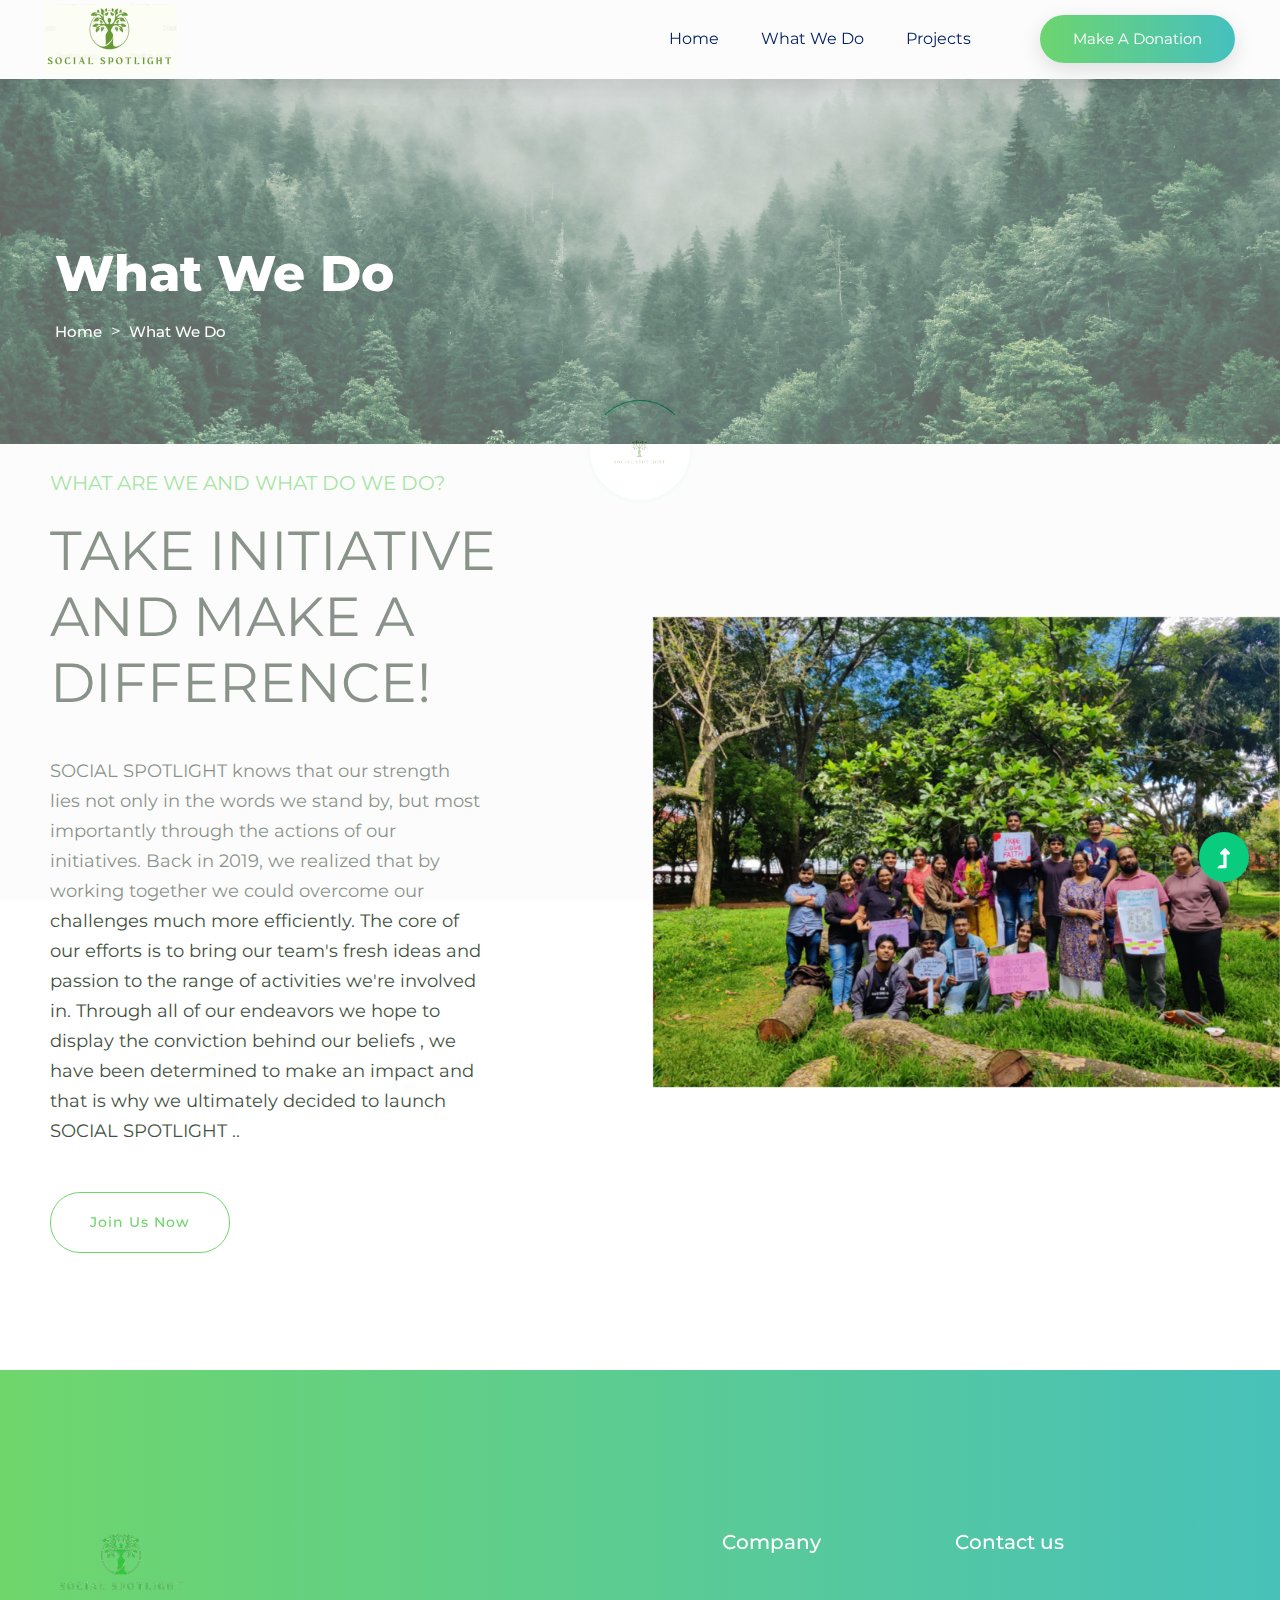
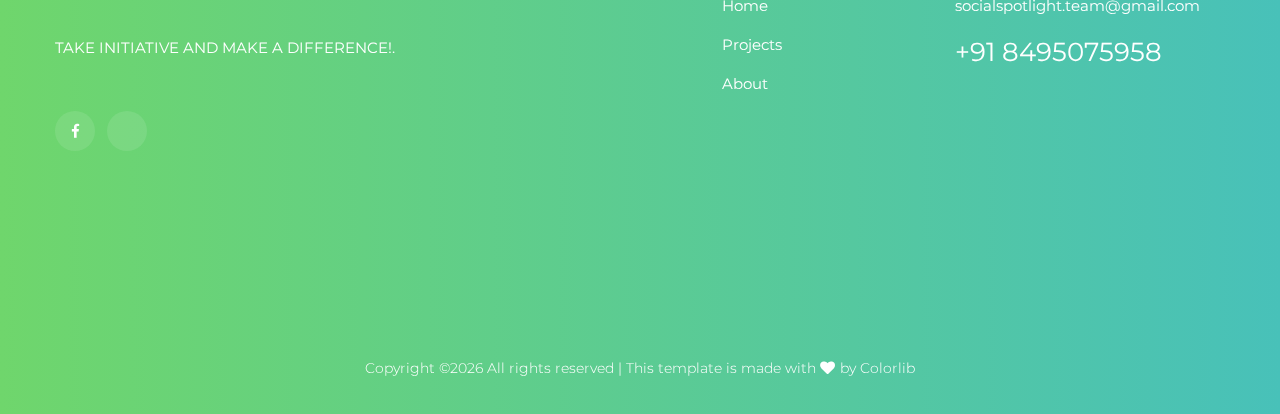
<file: what-do.html>
<!doctype html>
<html class="no-js" lang="zxx">
<head>
    <meta charset="utf-8">
    <meta http-equiv="x-ua-compatible" content="ie=edge">
    <title>TEAM SOCIAL SPOTLIGHT</title>
    <meta name="description" content="">
    <meta name="viewport" content="width=device-width, initial-scale=1">
    <link rel="manifest" href="site.webmanifest">
    <link rel="shortcut icon" type="image/x-icon" href="assets/img/favicon.ico">

    <!-- CSS here -->
    <link rel="stylesheet" href="assets/css/bootstrap.min.css">
    <link rel="stylesheet" href="assets/css/owl.carousel.min.css">
    <link rel="stylesheet" href="assets/css/slicknav.css">
    <link rel="stylesheet" href="assets/css/flaticon.css">
    <link rel="stylesheet" href="assets/css/progressbar_barfiller.css">
    <link rel="stylesheet" href="assets/css/gijgo.css">
    <link rel="stylesheet" href="assets/css/animate.min.css">
    <link rel="stylesheet" href="assets/css/animated-headline.css">
    <link rel="stylesheet" href="assets/css/magnific-popup.css">
    <link rel="stylesheet" href="assets/css/fontawesome-all.min.css">
    <link rel="stylesheet" href="assets/css/themify-icons.css">
    <link rel="stylesheet" href="assets/css/slick.css">
    <link rel="stylesheet" href="assets/css/nice-select.css">
    <link rel="stylesheet" href="assets/css/style.css">
</head>
<body>
    <!-- ? Preloader Start -->
    <div id="preloader-active">
        <div class="preloader d-flex align-items-center justify-content-center">
            <div class="preloader-inner position-relative">
                <div class="preloader-circle"></div>
                <div class="preloader-img pere-text">
                    <img src="assets/img/logo/loder.png" alt="">
                </div>
            </div>
        </div>
    </div>
    <!-- Preloader Start -->
    <header>
        <!-- Header Start -->
        <div class="header-area">
            <div class="main-header ">
                <div class="header-bottom  header-sticky">
                    <div class="container-fluid">
                        <div class="row align-items-center">
                            <!-- Logo -->
                            <div class="col-xl-2 col-lg-2">
                                <div class="logo">
                                    <a href="index.html"><img src="assets/img/logo/logo.png" alt=""></a>
                                </div>
                            </div>
                            <div class="col-xl-10 col-lg-10">
                                <div class="menu-wrapper  d-flex align-items-center justify-content-end">
                                    <!-- Main-menu -->
                                    <div class="main-menu d-none d-lg-block">
                                        <nav>
                                            <ul id="navigation">                                                                                          
                                               
                                                <li><a href="index.html">Home</a></li>
                                                <li><a href="what-do.html">What we Do</a></li>
                                                <li><a href="projects.html">Projects</a></li>
                                            </ul>
                                        </nav>
                                    </div>
                                    <!-- Header-btn -->
                                    <div class="header-right-btn d-none d-lg-block ml-20">
                                        <a href="https://docs.google.com/forms/d/e/1FAIpQLScxAqnROKKrz-xezBuCLweo2_jWPutC80bQOO5T1gV9pSPgkw/viewform" class="btn header-btn">Make a Donation</a>
                                    </div>
                                </div>
                            </div> 
                            <!-- Mobile Menu -->
                            <div class="col-12">
                                <div class="mobile_menu d-block d-lg-none"></div>
                            </div>
                        </div>
                    </div>
                </div>
            </div>
        </div>
        <!-- Header End -->
    </header>
    <main>
        <!--? Hero Start -->
        <div class="slider-area2">
            <div class="slider-height2 d-flex align-items-center">
                <div class="container">
                    <div class="row">
                        <div class="col-xl-12">
                            <div class="hero-cap hero-cap2 pt-70">
                                <h2>What we do</h2>
                                <nav aria-label="breadcrumb">
                                    <ol class="breadcrumb">
                                        <li class="breadcrumb-item"><a href="index.html">Home</a></li>
                                        <li class="breadcrumb-item"><a href="#">What we do</a></li> 
                                    </ol>
                                </nav>
                            </div>
                        </div>
                    </div>
                </div>
            </div>
        </div>
        <!-- Hero End -->
       
        <!--? About Area Start -->
        <section class="support-company-area fix pb-padding">
            <div class="support-wrapper align-items-center">
                <div class="left-content">
                    <!-- section tittle -->
                    <div class="section-tittle section-tittle2 mb-30">
                       <br> <span>What are we and what do we do? </span>
                        <h2>TAKE INITIATIVE AND MAKE A DIFFERENCE!</h2>
                    </div>
                    <div class="support-caption">
                        <p class="pera-top">SOCIAL SPOTLIGHT knows that our strength lies not only in the words we stand by,
                             but most importantly through the actions of our initiatives. Back in 2019, 
                             we realized that by working together we could overcome our challenges much more efficiently. 
                             The core of our efforts is to bring our team's fresh ideas and passion to the range of activities we're involved in. 
                             Through all of our endeavors we hope to display the conviction behind our beliefs , 
                             we have been determined to make an impact and that is why we ultimately decided to launch SOCIAL SPOTLIGHT ..</p>
                        <a href="https://docs.google.com/forms/d/e/1FAIpQLSc_fPQNXRKRZHNbG1DB3s2Fk_ck_KozKx8RdZ9roq2Gf7_odA/viewform" class="border-btn">Join Us Now</a>
                    </div>
                </div>
                <div class="right-content">
                    <!-- img -->
                    <div class="right-img">
                        <img src="assets/img/gallery/safe_in.png" alt="">
                    </div>
                  
                           
                        </div>
                    </div>
                </div>
            </div>
        </section>
        <!-- About Area End -->
    </main>
    <footer>
        <div class="footer-wrapper">
           <!-- Footer Start-->
           <div class="footer-area footer-padding">
               <div class="container ">
                   <div class="row justify-content-between">
                       <div class="col-xl-4 col-lg-3 col-md-8 col-sm-8">
                           <div class="single-footer-caption mb-50">
                               <div class="single-footer-caption mb-30">
                                   <!-- logo -->
                                   <div class="footer-logo mb-35">
                                       <a href="index.html"><img src="assets/img/logo/logo2_footer.png" alt=""></a>
                                   </div>
                                   <div class="footer-tittle">
                                       <div class="footer-pera">
                                           <p>TAKE INITIATIVE AND MAKE A DIFFERENCE!.</p>
                                       </div>
                                   </div>
                                   <!-- social -->
                                   <div class="footer-social">
                                      
                                       <a href="https://www.facebook.com/teamsocialspotlight/"><i class="fab fa-facebook-f"></i></a>
                                       <a href="https://www.instagram.com/teamsocialspotlight/"><i class="fab fa-instagram-i"></i></a>
                                   </div>
                               </div>
                           </div>
                       </div>
                       <div class="col-xl-2 col-lg-3 col-md-4 col-sm-4">
                           <div class="single-footer-caption mb-50">
                               <div class="footer-tittle">
                                  
                                   
                               </div>
                           </div>
                       </div>
                       <div class="col-xl-2 col-lg-2 col-md-4 col-sm-4">
                           <div class="single-footer-caption mb-50">
                               <div class="footer-tittle">
                                   <h4>Company</h4>
                                   <ul>
                                       <li><a href="index.html">Home</a></li>
                                       <li><a href="projects.html">Projects</a></li>
                                       <li><a href="what-do.html">About</a></li>
                                   </ul>
                               </div>
                           </div>
                       </div>
                       <div class="col-xl-3 col-lg-4 col-md-6 col-sm-4">
                           <div class="single-footer-caption mb-50">
                               <div class="footer-tittle">
                                   <h4>Contact us</h4>
                                   <ul>
                                       <li><a href="https://mail.google.com/mail/u/0/?tab=rm&ogbl#inbox?compose=CllgCJfqcGSLvHWRmJplSFTpFtLNqsBdxvwxDCRpfGZLkqkfsdjpPjppcPDwcxXxSmKsXtngTtg">socialspotlight.team@gmail.com</a></li>
                                       <li class="number"><a href="#">+91 8495075958</a></li>
                                   </ul>
                               </div>
                           </div>
                       </div>
                   </div>
               </div>
           </div>
           <!-- footer-bottom area -->
           <div class="footer-bottom-area">
               <div class="container">
                   <div class="footer-border">
                       <div class="row d-flex align-items-center">
                           <div class="col-xl-12 ">
                               <div class="footer-copy-right text-center">
                                   <p><!-- Link back to Colorlib can't be removed. Template is licensed under CC BY 3.0. -->
                                      Copyright &copy;<script>document.write(new Date().getFullYear());</script> All rights reserved | This template is made with <i class="fa fa-heart" aria-hidden="true"></i> by <a href="https://colorlib.com" target="_blank">Colorlib</a>
                                      <!-- Link back to Colorlib can't be removed. Template is licensed under CC BY 3.0. --></p>
                                  </div>
                              </div>
                          </div>
                      </div>
                  </div>
              </div>
              <!-- Footer End-->
          </div>
      </footer>

      <!-- Scroll Up -->
      <div id="back-top" >
        <a title="Go to Top" href="#"> <i class="fas fa-level-up-alt"></i></a>
    </div>

    <!-- JS here -->

    <script src="./assets/js/vendor/modernizr-3.5.0.min.js"></script>
    <!-- Jquery, Popper, Bootstrap -->
    <script src="./assets/js/vendor/jquery-1.12.4.min.js"></script>
    <script src="./assets/js/popper.min.js"></script>
    <script src="./assets/js/bootstrap.min.js"></script>
    <!-- Jquery Mobile Menu -->
    <script src="./assets/js/jquery.slicknav.min.js"></script>

    <!-- Jquery Slick , Owl-Carousel Plugins -->
    <script src="./assets/js/owl.carousel.min.js"></script>
    <script src="./assets/js/slick.min.js"></script>
    <!-- One Page, Animated-HeadLin -->
    <script src="./assets/js/wow.min.js"></script>
    <script src="./assets/js/animated.headline.js"></script>
    <script src="./assets/js/jquery.magnific-popup.js"></script>

    <!-- Date Picker -->
    <script src="./assets/js/gijgo.min.js"></script>
    <!-- Nice-select, sticky -->
    <script src="./assets/js/jquery.nice-select.min.js"></script>
    <script src="./assets/js/jquery.sticky.js"></script>
    <!-- Progress -->
    <script src="./assets/js/jquery.barfiller.js"></script>
    
    <!-- counter , waypoint,Hover Direction -->
    <script src="./assets/js/jquery.counterup.min.js"></script>
    <script src="./assets/js/waypoints.min.js"></script>
    <script src="./assets/js/jquery.countdown.min.js"></script>
    <script src="./assets/js/hover-direction-snake.min.js"></script>

    <!-- contact js -->
    <script src="./assets/js/contact.js"></script>
    <script src="./assets/js/jquery.form.js"></script>
    <script src="./assets/js/jquery.validate.min.js"></script>
    <script src="./assets/js/mail-script.js"></script>
    <script src="./assets/js/jquery.ajaxchimp.min.js"></script>
    
    <!-- Jquery Plugins, main Jquery -->	
    <script src="./assets/js/plugins.js"></script>
    <script src="./assets/js/main.js"></script>
    
</body>
</html>
</file>
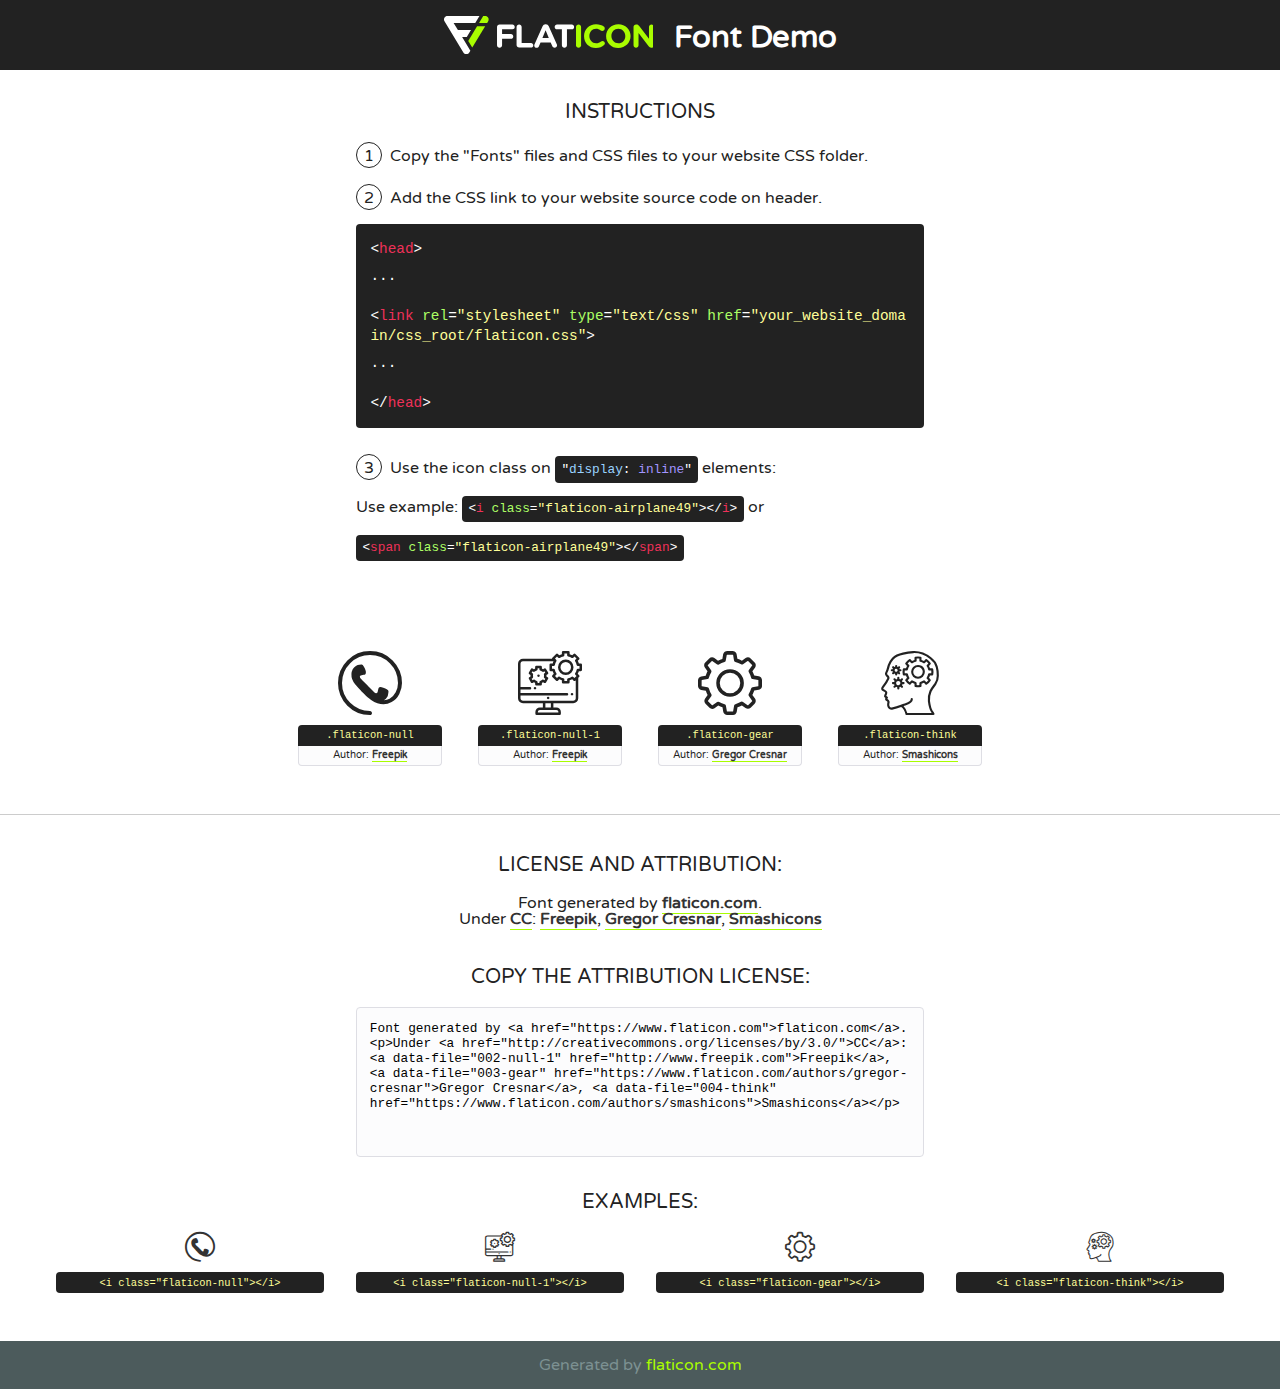
<file: assets/fonts/flaticon.html>
<!DOCTYPE html>
<!--
  Flaticon icon font: Flaticon
  Creation date: 02/06/2020 05:24
-->
<html>
<!DOCTYPE html>
<html>

<head>
    <title>Flaticon WebFont</title>
    <link href="http://fonts.googleapis.com/css?family=Varela+Round" rel="stylesheet" type="text/css" />
    <link rel="stylesheet" type="text/css" href="flaticon.css">
    <meta charset="UTF-8">
    <style>
    html, body, div, span, applet, object, iframe,
    h1, h2, h3, h4, h5, h6, p, blockquote, pre,
    a, abbr, acronym, address, big, cite, code,
    del, dfn, em, img, ins, kbd, q, s, samp,
    small, strike, strong, sub, sup, tt, var,
    b, u, i, center,
    dl, dt, dd, ol, ul, li,
    fieldset, form, label, legend,
    table, caption, tbody, tfoot, thead, tr, th, td,
    article, aside, canvas, details, embed, 
    figure, figcaption, footer, header, hgroup, 
    menu, nav, output, ruby, section, summary,
    time, mark, audio, video {
        margin: 0;
        padding: 0;
        border: 0;
        font-size: 100%;
        font: inherit;
        vertical-align: baseline;
    }
    /* HTML5 display-role reset for older browsers */
    article, aside, details, figcaption, figure, 
    footer, header, hgroup, menu, nav, section {
        display: block;
    }
    body {
        line-height: 1;
    }
    ol, ul {
        list-style: none;
    }
    blockquote, q {
        quotes: none;
    }
    blockquote:before, blockquote:after,
    q:before, q:after {
        content: '';
        content: none;
    }
    table {
        border-collapse: collapse;
        border-spacing: 0;
    }
    body {
        font-family: 'Varela Round', Helvetica, Arial, sans-serif;
        font-size: 16px;
        color: #222;
    }
    a {
        color: #333;
        border-bottom: 1px solid #a9fd00;
        font-weight: bold;
        text-decoration: none;
    }
    * {
        -moz-box-sizing: border-box;
        -webkit-box-sizing: border-box;
        box-sizing: border-box;
        margin: 0;
        padding: 0;
    }
    [class^="flaticon-"]:before, [class*=" flaticon-"]:before, [class^="flaticon-"]:after, [class*=" flaticon-"]:after {
        font-family: Flaticon;
        font-size: 30px;
        font-style: normal;
        margin-left: 20px;
        color: #333;
    }
    .wrapper {
        max-width: 600px;
        margin: auto;
        padding: 0 1em;
    }
    .title {
        font-size: 1.25em;
        text-align: center;
        margin-bottom: 1em;
        text-transform: uppercase;
    }
    header {
        text-align: center;
        background-color: #222;
        color: #fff;
        padding: 1em;
    }
    header .logo {
        width: 210px;
        height: 38px;
        display: inline-block;
        vertical-align: middle;
        margin-right: 1em;
        border: none;
    }
    header strong {
        font-size: 1.95em;
        font-weight: bold;
        vertical-align: middle;
        margin-top: 5px;
        display: inline-block;
    }
    .demo {
        margin: 2em auto;
        line-height: 1.25em;
    }
    .demo ul li {
        margin-bottom: 1em;
    }
    .demo ul li .num {
        color: #222;
        border-radius: 20px;
        display: inline-block;
        width: 26px;
        padding: 3px;
        height: 26px;
        text-align: center;
        margin-right: 0.5em;
        border: 1px solid #222;
    }
    .demo ul li code {
        background-color: #222;
        border-radius: 4px;
        padding: 0.25em 0.5em;
        display: inline-block;
        color: #fff;
        font-family: Consolas,Monaco,Lucida Console,Liberation Mono,DejaVu Sans Mono,Bitstream Vera Sans Mono,Courier New, monospace;
        font-weight: lighter;
        margin-top: 1em;
        font-size: 0.8em;
        word-break: break-all;
    }
    .demo ul li code.big {
        padding: 1em;
        font-size: 0.9em;
    }
    .demo ul li code .red {
        color: #EF3159;
    }
    .demo ul li code .green {
        color: #ACFF65;
    }
    .demo ul li code .yellow {
        color: #FFFF99;
    }
    .demo ul li code .blue {
        color: #99D3FF;
    }
    .demo ul li code .purple {
        color: #A295FF;
    }
    .demo ul li code .dots {
        margin-top: 0.5em;
        display: block;
    }
    #glyphs {
        border-bottom: 1px solid #ccc;
        padding: 2em 0;
        text-align: center;
    }
    .glyph {
        display: inline-block;
        width: 9em;
        margin: 1em;
        text-align: center;
        vertical-align: top;
        background: #FFF;
    }
    .glyph .glyph-icon {
        padding: 10px;
        display: block;
        font-family:"Flaticon";
        font-size: 64px;
        line-height: 1;
    }
    .glyph .glyph-icon:before {
        font-size: 64px;
        color: #222;
        margin-left: 0;
    }
    .class-name {
        font-size: 0.65em;
        background-color: #222;
        color: #fff;
        border-radius: 4px 4px 0 0;
        padding: 0.5em;
        color: #FFFF99;
        font-family: Consolas,Monaco,Lucida Console,Liberation Mono,DejaVu Sans Mono,Bitstream Vera Sans Mono,Courier New, monospace;
    }
    .author-name {
        font-size: 0.6em;
        background-color: #fcfcfd;
        border: 1px solid #DEDEE4;
        border-top: 0;
        border-radius: 0 0 4px 4px;
        padding: 0.5em;
    }
    .class-name:last-child {
        font-size: 10px;
        color:#888;
    }
    .class-name:last-child a {
        font-size: 10px;
        color:#555;
    }
    .class-name:last-child a:hover {
        color:#a9fd00;
    }
    .glyph > input {
        display: block;
        width: 100px;
        margin: 5px auto;
        text-align: center;
        font-size: 12px;
        cursor: text;
    }
    .glyph > input.icon-input {
        font-family:"Flaticon";
        font-size: 16px;
        margin-bottom: 10px;
    }
    .attribution .title {
        margin-top: 2em;
    }
    .attribution textarea {
        background-color: #fcfcfd;
        padding: 1em;
        border: none;
        box-shadow: none;
        border: 1px solid #DEDEE4;
        border-radius: 4px;
        resize: none;
        width: 100%;
        height: 150px;
        font-size: 0.8em;
        font-family: Consolas,Monaco,Lucida Console,Liberation Mono,DejaVu Sans Mono,Bitstream Vera Sans Mono,Courier New, monospace;
        -webkit-appearance: none;
    }
    .iconsuse {
        margin: 2em auto;
        text-align: center;
        max-width: 1200px;
    }
    .iconsuse:after {
        content: '';
        display: table;
        clear: both;
    }
    .iconsuse .image {
        float: left;
        width: 25%;
        padding: 0 1em;
    }
    .iconsuse .image p {
        margin-bottom: 1em;
    }
    .iconsuse .image span {
        display: block;
        font-size: 0.65em;
        background-color: #222;
        color: #fff;
        border-radius: 4px;
        padding: 0.5em;
        color: #FFFF99;
        margin-top: 1em;
        font-family: Consolas,Monaco,Lucida Console,Liberation Mono,DejaVu Sans Mono,Bitstream Vera Sans Mono,Courier New, monospace;
    }
    #footer {
        text-align: center;
        background-color: #4C5B5C;
        color: #7c9192;
        padding: 1em;
    }
    #footer a {
        border: none;
        color: #a9fd00;
        font-weight: normal;
    }
    @media (max-width: 960px) {
        .iconsuse .image {
            width: 50%;
        }
    }
    @media (max-width: 560px) {
        .iconsuse .image {
            width: 100%;
        }
    }
    </style>
</head>

<body class="characters-off">

    <header>
        <a href="https://www.flaticon.com" target="_blank" class="logo">
            <svg version="1.1" xmlns="http://www.w3.org/2000/svg" xmlns:xlink="http://www.w3.org/1999/xlink" xmlns:a="http://ns.adobe.com/AdobeSVGViewerExtensions/3.0/" viewBox="0 0 560.875 102.036" enable-background="new 0 0 560.875 102.036" xml:space="preserve">
                <defs>
                </defs>
                <g>
                    <g class="letters">
                        <path fill="#ffffff" d="M141.596,29.675c0-3.777,2.985-6.767,6.764-6.767h34.438c3.426,0,6.15,2.728,6.15,6.15
                        c0,3.43-2.724,6.149-6.15,6.149h-27.674v13.091h23.719c3.429,0,6.151,2.724,6.151,6.15c0,3.43-2.723,6.149-6.151,6.149h-23.719
                        v17.574c0,3.773-2.986,6.761-6.764,6.761c-3.779,0-6.764-2.989-6.764-6.761V29.675z"></path>
                        <path fill="#ffffff" d="M193.844,29.149c0-3.781,2.985-6.767,6.764-6.767c3.776,0,6.763,2.985,6.763,6.767v42.957h25.039
                        c3.426,0,6.149,2.726,6.149,6.153c0,3.425-2.723,6.15-6.149,6.15h-31.802c-3.779,0-6.764-2.986-6.764-6.768V29.149z"></path>
                        <path fill="#ffffff" d="M241.891,75.71l21.438-48.407c1.492-3.341,4.215-5.357,7.906-5.357h0.792
                        c3.686,0,6.323,2.017,7.815,5.357l21.439,48.407c0.436,0.967,0.701,1.845,0.701,2.723c0,3.602-2.809,6.501-6.414,6.501
                        c-3.161,0-5.269-1.845-6.499-4.655l-4.132-9.661h-27.059l-4.301,10.102c-1.144,2.631-3.426,4.214-6.237,4.214
                        c-3.517,0-6.24-2.81-6.24-6.325C241.1,77.64,241.451,76.677,241.891,75.71z M279.932,58.666l-8.521-20.297l-8.526,20.297H279.932
                        z"></path>
                        <path fill="#ffffff" d="M314.864,35.387H301.86c-3.429,0-6.239-2.813-6.239-6.238c0-3.429,2.811-6.24,6.239-6.24h39.533
                        c3.426,0,6.237,2.811,6.237,6.24c0,3.425-2.811,6.238-6.237,6.238h-13.001v42.785c0,3.773-2.99,6.761-6.764,6.761
                        c-3.779,0-6.764-2.989-6.764-6.761V35.387z"></path>
                        <path fill="#A9FD00" d="M352.615,29.149c0-3.781,2.985-6.767,6.767-6.767c3.774,0,6.761,2.985,6.761,6.767v49.024
                        c0,3.773-2.987,6.761-6.761,6.761c-3.781,0-6.767-2.989-6.767-6.761V29.149z"></path>
                        <path fill="#A9FD00" d="M374.132,53.836v-0.179c0-17.481,13.178-31.801,32.065-31.801c9.22,0,15.459,2.458,20.557,6.238
                        c1.402,1.054,2.637,2.985,2.637,5.357c0,3.692-2.985,6.59-6.681,6.59c-1.845,0-3.071-0.702-4.044-1.319
                        c-3.776-2.813-7.729-4.393-12.562-4.393c-10.364,0-17.831,8.611-17.831,19.154v0.173c0,10.542,7.291,19.329,17.831,19.329
                        c5.715,0,9.492-1.756,13.359-4.834c1.049-0.874,2.458-1.491,4.039-1.491c3.429,0,6.325,2.813,6.325,6.236
                        c0,2.106-1.056,3.78-2.282,4.834c-5.539,4.834-12.036,7.733-21.878,7.733C387.572,85.464,374.132,71.493,374.132,53.836z"></path>
                        <path fill="#A9FD00" d="M433.009,53.836v-0.179c0-17.481,13.79-31.801,32.766-31.801c18.981,0,32.592,14.143,32.592,31.628v0.173
                        c0,17.483-13.785,31.807-32.769,31.807C446.625,85.464,433.009,71.32,433.009,53.836z M484.224,53.836v-0.179
                        c0-10.539-7.725-19.326-18.626-19.326c-10.893,0-18.449,8.611-18.449,19.154v0.173c0,10.542,7.73,19.329,18.626,19.329
                        C476.676,72.986,484.224,64.378,484.224,53.836z"></path>
                        <path fill="#A9FD00" d="M506.233,29.321c0-3.774,2.99-6.763,6.767-6.763h1.401c3.252,0,5.183,1.583,7.029,3.953l26.093,34.265
                        V29.059c0-3.692,2.99-6.677,6.681-6.677c3.683,0,6.671,2.985,6.671,6.677v48.934c0,3.78-2.987,6.765-6.764,6.765h-0.436
                        c-3.257,0-5.188-1.581-7.034-3.953l-27.056-35.492v32.944c0,3.687-2.985,6.676-6.678,6.676c-3.683,0-6.673-2.989-6.673-6.676
                        V29.321z"></path>
                    </g>
                    <g class="insignia">
                        <path fill="#ffffff" d="M48.372,56.137h12.517l11.156-18.537H37.186L25.688,18.539h57.825L94.668,0H9.271
                        C5.925,0,2.842,1.801,1.198,4.716c-1.644,2.907-1.593,6.482,0.134,9.343l50.38,83.501c1.678,2.781,4.689,4.476,7.938,4.476
                        c3.246,0,6.257-1.695,7.935-4.476l2.898-4.804L48.372,56.137z"></path>
                        <g class="i">
                            <path fill="#A9FD00" d="M93.575,18.539h0.031v0.004l21.652,0.004l2.705-4.488c1.727-2.861,1.778-6.436,0.133-9.343
                            C116.454,1.801,113.371,0,110.026,0h-5.294L93.575,18.539z"></path>
                            <polygon fill="#A9FD00" points="88.291,27.356 64.725,66.486 75.519,84.404 109.942,27.356"></polygon>
                        </g>
                    </g>
                </g>
            </svg>
        </a>
        <strong>Font Demo</strong>
    </header>


    <section class="demo wrapper">

        <p class="title">Instructions</p>

        <ul>
            <li>
                <span class="num">1</span>Copy the "Fonts" files and CSS files to your website CSS folder.
            </li>
            <li>
                <span class="num">2</span>Add the CSS link to your website source code on header.
                <code class="big">
                    &lt;<span class="red">head</span>&gt;
                    <br/><span class="dots">...</span>
                    <br/>&lt;<span class="red">link</span> <span class="green">rel</span>=<span class="yellow">"stylesheet"</span> <span class="green">type</span>=<span class="yellow">"text/css"</span> <span class="green">href</span>=<span class="yellow">"your_website_domain/css_root/flaticon.css"</span>&gt;
                    <br/><span class="dots">...</span>
                    <br/>&lt;/<span class="red">head</span>&gt;
                </code>
            </li>

            <li>
                <p>
                    <span class="num">3</span>Use the icon class on <code>"<span class="blue">display</span>:<span class="purple"> inline</span>"</code> elements:
                    <br />
                    Use example: <code>&lt;<span class="red">i</span> <span class="green">class</span>=<span class="yellow">&quot;flaticon-airplane49&quot;</span>&gt;&lt;/<span class="red">i</span>&gt;</code> or <code>&lt;<span class="red">span</span> <span class="green">class</span>=<span class="yellow">&quot;flaticon-airplane49&quot;</span>&gt;&lt;/<span class="red">span</span>&gt;</code>
            </li>
        </ul>

    </section>




   <section id="glyphs">          
    
      
        <div class="glyph"><div class="glyph-icon flaticon-null"></div>
            <div class="class-name">.flaticon-null</div>
            <div class="author-name">Author: <a data-file="001-null" href="http://www.freepik.com">Freepik</a> </div> 
        </div>        
        
        <div class="glyph"><div class="glyph-icon flaticon-null-1"></div>
            <div class="class-name">.flaticon-null-1</div>
            <div class="author-name">Author: <a data-file="002-null-1" href="http://www.freepik.com">Freepik</a> </div> 
        </div>        
        
        <div class="glyph"><div class="glyph-icon flaticon-gear"></div>
            <div class="class-name">.flaticon-gear</div>
            <div class="author-name">Author: <a data-file="003-gear" href="https://www.flaticon.com/authors/gregor-cresnar">Gregor Cresnar</a> </div> 
        </div>        
        
        <div class="glyph"><div class="glyph-icon flaticon-think"></div>
            <div class="class-name">.flaticon-think</div>
            <div class="author-name">Author: <a data-file="004-think" href="https://www.flaticon.com/authors/smashicons">Smashicons</a> </div> 
        </div>        
        

    </section>



    <section class="attribution wrapper"   style="text-align:center;">

      <div class="title">License and attribution:</div><div class="attrDiv">Font generated by <a href="https://www.flaticon.com">flaticon.com</a>. <div><p>Under <a href="http://creativecommons.org/licenses/by/3.0/">CC</a>: <a data-file="002-null-1" href="http://www.freepik.com">Freepik</a>, <a data-file="003-gear" href="https://www.flaticon.com/authors/gregor-cresnar">Gregor Cresnar</a>, <a data-file="004-think" href="https://www.flaticon.com/authors/smashicons">Smashicons</a></p>  </div>
      </div>
      <div class="title">Copy the Attribution License:</div>

    <textarea onclick="this.focus();this.select();">Font generated by &lt;a href=&quot;https://www.flaticon.com&quot;&gt;flaticon.com&lt;/a&gt;. <p>Under <a href="http://creativecommons.org/licenses/by/3.0/">CC</a>: <a data-file="002-null-1" href="http://www.freepik.com">Freepik</a>, <a data-file="003-gear" href="https://www.flaticon.com/authors/gregor-cresnar">Gregor Cresnar</a>, <a data-file="004-think" href="https://www.flaticon.com/authors/smashicons">Smashicons</a></p>  
     </textarea>

    </section>

    <section class="iconsuse">

          <div class="title">Examples:</div>            
             
            <div class="image">
                <p>
                    <i class="glyph-icon flaticon-null"></i> 
                    <span>&lt;i class=&quot;flaticon-null&quot;&gt;&lt;/i&gt;</span>
                </p>
            </div>
            
            <div class="image">
                <p>
                    <i class="glyph-icon flaticon-null-1"></i> 
                    <span>&lt;i class=&quot;flaticon-null-1&quot;&gt;&lt;/i&gt;</span>
                </p>
            </div>
            
            <div class="image">
                <p>
                    <i class="glyph-icon flaticon-gear"></i> 
                    <span>&lt;i class=&quot;flaticon-gear&quot;&gt;&lt;/i&gt;</span>
                </p>
            </div>
            
            <div class="image">
                <p>
                    <i class="glyph-icon flaticon-think"></i> 
                    <span>&lt;i class=&quot;flaticon-think&quot;&gt;&lt;/i&gt;</span>
                </p>
            </div>
                       
        </div>
                            
    </section>

<div id="footer">
    <div>Generated by <a href="https://www.flaticon.com">flaticon.com</a>
    </div>
</div>



</body>
</html>
</file>
<file: assets/css/flaticon.css>
@font-face {
  font-family: "Flaticon";
  src: url("../fonts/Flaticon.eot");
  src: url("../fonts/Flaticon.eot?#iefix") format("embedded-opentype"),
       url("../fonts/Flaticon.woff2") format("woff2"),
       url("../fonts/Flaticon.woff") format("woff"),
       url("../fonts/Flaticon.ttf") format("truetype"),
       url("../fonts/Flaticon.svg#Flaticon") format("svg");
  font-weight: normal;
  font-style: normal;
}

@media screen and (-webkit-min-device-pixel-ratio:0) {
  @font-face {
    font-family: "Flaticon";
    src: url("../fonts/Flaticon.svg#Flaticon") format("svg");
  }
}

[class^="flaticon-"]:before, [class*=" flaticon-"]:before,
[class^="flaticon-"]:after, [class*=" flaticon-"]:after {   
  font-family: Flaticon;
font-style: normal;
}

.flaticon-null:before { content: "\f100"; }
.flaticon-null-1:before { content: "\f101"; }
.flaticon-gear:before { content: "\f102"; }
.flaticon-think:before { content: "\f103"; }
</file>
<file: assets/css/progressbar_barfiller.css>
.single-skill{
  display: flex;
}

.single-skill span {
	color: #79838b;
	font-size: 13px;
	font-weight: 300;
	letter-spacing: 0;
	margin-bottom: 14px;
	display: block;
}
.single-skill .bar-progress {
	width: 100%;
}
.single-skill .bar-title {
  width: 20%;
  margin-bottom: 19px;
}

.skills-content {
  padding-top: 200px;
  padding-left: 70px;
}

.skills-shape-bg {
  height: 651px;
  width: 868px;
  position: absolute;
  content: "";
  border: 2px solid #4d4d4d;
  left: 40%;
  top: 255px;
}

.skills-shape-bg::before {
  position: absolute;
  content: "";
  height: 465px;
  width: 300px;
  border: 2px solid #4d4d4d;
  left: -35%;
  top: 50%;
  transform: translateY(-50%);
  border-right: 0;
}



/* Default */
.barfiller {
	width: 100%;
	height: 10px;
	background: #f6f9fc;
  position: relative;
  border-radius: 5px;
}

.barfiller .fill {
  display: block;
  position: relative;
  width: 0px;
  height: 100%;
  background: #333;
  z-index: 1;
  border-radius: 5px;
}

.barfiller .tipWrap { display: none; }

.barfiller .tip {
  margin-top: -28px;
  padding: 2px 4px;
  font-size: 16px;
  color: #09cc7f;
  left: 0px;
  position: absolute;
  z-index: 2;
  background: transparent;
  font-weight: 800;
}

.barfiller .tip:after {
  border: solid;
  border-color: rgba(0,0,0,.8) transparent;
  border-width: 6px 6px 0 6px;
  content: "";
  display: block;
  position: absolute;
  left: 9px;
  top: 100%;
  z-index: 9;
  display: none;
  
}
</file>
<file: assets/css/gijgo.css>
.gj-button {
    background-color: #f5f5f5;
    border: 1px solid #ddd;
    color: #000;
    border-radius: 3px;
    padding: 6px 10px;
    cursor: pointer;
}

.gj-unselectable {
    -webkit-touch-callout: none;
    -webkit-user-select: none;
    -khtml-user-select: none;
    -moz-user-select: none;
    -ms-user-select: none;
    user-select: none;
}

.gj-row {
    display: -webkit-box;
    display: -ms-flexbox;
    display: flex;
    -ms-flex-wrap: wrap;
    flex-wrap: wrap;
}

.gj-margin-left-5 {
    margin-left: 5px;
}

.gj-margin-left-10 {
    margin-left: 10px;
}

.gj-width-full {
    width: 100%;
}

.gj-cursor-pointer {
    cursor: pointer;
}

.gj-text-align-center {
    text-align: center;
}

.gj-font-size-16 {
    font-size: 16px;
}

.gj-hidden {
    display: none;
}

/** Material Design */
.gj-button-md {
    background: 0 0;
    border: none;
    border-radius: 2px;
    color: rgba(0, 0, 0, 0.87);
    position: relative;
    height: 36px;
    margin: 0;
    min-width: 64px;
    padding: 0 16px;
    display: inline-block;
    font-family: "Roboto","Helvetica","Arial",sans-serif;
    font-size: 1rem;
    font-weight: 500;
    text-transform: uppercase;
    letter-spacing: 0;
    overflow: hidden;
    will-change: box-shadow;
    transition: box-shadow .2s cubic-bezier(.4,0,1,1),background-color .2s cubic-bezier(.4,0,.2,1),color .2s cubic-bezier(.4,0,.2,1);
    outline: none;
    cursor: pointer;
    text-decoration: none;
    text-align: center;
    line-height: 36px;
    vertical-align: middle;
    overflow: hidden;
    -webkit-user-select: none;
    -moz-user-select: none;
    -ms-user-select: none;
    user-select: none;
}

.gj-button-md:hover {
    background-color: rgba(158,158,158,.2);
}

.gj-button-md:disabled {
    color: rgba(0,0,0,.26);
    background: 0 0;
}

.gj-button-md .material-icons,
.gj-button-md .gj-icon {
    vertical-align: middle;
    /*font-size: 1.3rem;
    margin-right: 4px;*/
}

.gj-button-md.gj-button-md-icon {
    width: 24px;
    height: 31px;
    min-width: 24px;
    padding: 0px;
    display: table;
}

.gj-button-md.gj-button-md-icon .material-icons,
.gj-button-md.gj-button-md-icon .gj-icon {
    display: table-cell;
    margin-right: 0px;
    width: 24px;
    height: 24px;
}

.gj-button-md.active {
    background-color: rgba(158,158,158,.4);
}

.gj-button-md-group {
    position: relative;
    display: inline-block;
    vertical-align: middle;
}
.gj-textbox-md {
	/* border: none; */
	/* border-bottom: 1px solid rgba(0,0,0,.42); */
	display: block;
	font-family: "Helvetica","Arial",sans-serif;
	font-size: 16px;
	line-height: 16px;
	/* padding: 4px 0px; */
	margin: 0;
	/* width: 100%; */
	background: 0 0;
	/* text-align: ; */
	color: rgba(0,0,0,.87);
	padding-left: 44px;
	border: 1px solid #dca73a;
	/* padding: 15px 15px; */
	/* text-align: center; */
	width: 177px;
	height: 55px;
	border-radius: 5px;
}
.gj-textbox-md:focus,
.gj-textbox-md:active {
    /* border-bottom: 2px solid rgba(0,0,0,.42); */
    outline: none;
}

.gj-textbox-md::placeholder {
    color: #8e8e8e;
}

.gj-textbox-md:-ms-input-placeholder {
    color: #8e8e8e;
}

.gj-textbox-md::-ms-input-placeholder {
    color: #8e8e8e;
}

.gj-md-spacer-24 {
    min-width: 24px;
    width: 24px;
    display: inline-block;
}

.gj-md-spacer-32 {
    min-width: 32px;
    width: 32px;
    display: inline-block;
}

.gj-modal {
    position: fixed;
    top: 0;
    right: 0;
    bottom: 0;
    left: 0;
    z-index: 1203;
    display: none;
    overflow: hidden;
    -webkit-overflow-scrolling: touch;
    outline: 0;
    background-color: rgba(0, 0, 0, 0.54118);
    transition: 200ms ease opacity;
    will-change: opacity;
}

/* List */
ul.gj-list li [data-role="wrapper"] {
    display: table;
    width: 100%;
}

ul.gj-list li [data-role="checkbox"] {
    display: table-cell;
    vertical-align:middle;
    text-align:center;
}

ul.gj-list li [data-role="image"] {
    display: table-cell;
    vertical-align:middle;
    text-align:center;
}

ul.gj-list li [data-role="display"] {
    display: table-cell;
    vertical-align:middle;
    cursor: pointer;
}

ul.gj-list li [data-role="display"]:empty:before {
  content: "\200b"; /* unicode zero width space character */
}

/* List - Bootstrap */
ul.gj-list-bootstrap {
    padding-left: 0px;
    margin-bottom: 0px;
}

ul.gj-list-bootstrap li {
    padding: 0px;
}

ul.gj-list-bootstrap li [data-role="wrapper"] {
    padding: 0px 10px;
}

ul.gj-list-bootstrap li [data-role="checkbox"] {
    width: 24px;
    padding: 3px;
}

ul.gj-list-bootstrap li [data-role="image"] {
    width: 24px;
    height: 24px;
}

ul.gj-list-bootstrap li [data-role="display"] {
    padding: 8px 0px 8px 4px;
}

.list-group-item.active ul li, .list-group-item.active:focus ul li, .list-group-item.active:hover ul li {
    text-shadow: none;
    color:initial;
}

/* List - Material Design */
ul.gj-list-md {
    padding: 0px;
    list-style: none;
    list-style-type: none;
    line-height: 24px;
    letter-spacing: 0;
    color: #616161; /* Gray 700 */
}

ul.gj-list-md li {
    display: list-item;
    list-style-type: none;
    padding: 0px;
    min-height: unset;
    box-sizing: border-box;
    align-items: center;
    cursor: default;
    overflow: hidden;

    font-family: "Roboto","Helvetica","Arial",sans-serif;
    font-size: 16px;
    font-weight: 400;
    letter-spacing: .04em;
    line-height: 1;
    
    -webkit-flex-direction: row;
    -ms-flex-direction: row;
    flex-direction: row;
    -webkit-flex-wrap: nowrap;
    -ms-flex-wrap: nowrap;
    flex-wrap: nowrap;
}

ul.gj-list-md li [data-role="checkbox"] {
    height: 24px;
    width: 24px;
}

ul.gj-list-md li [data-role="image"] {
    height: 24px;
    width: 24px;
}

ul.gj-list-md li [data-role="display"] {
    padding: 8px 0px 8px 5px;
    order: 0;
    flex-grow: 2;
    text-decoration: none;
    box-sizing: border-box;
    align-items: center;
    text-align: left;
    color: rgba(0,0,0,.87);
}

ul.gj-list-md li.disabled>[data-role="wrapper"]>[data-role="display"] {
    color: #9E9E9E; /* Gray 500 */
}

.gj-list-md-active {
    background: #e0e0e0;
    color: #3f51b5;
}


/* Picker */
.gj-picker {
    position: absolute;
    z-index: 1203;
    background-color: #fff;
}

.gj-picker .selected {
    color: #fff;
}

/* Material Design */
.gj-picker-md {
    font-family: "Roboto","Helvetica","Arial",sans-serif;
    font-size: 16px;
    font-weight: 400;
    letter-spacing: .04em;
    line-height: 1;
    color: rgba(0,0,0,.87);
    border: 1px solid #E0E0E0;
}

.gj-modal .gj-picker-md {
    border: 0px;
}

.gj-picker-md [role="header"] {
    color: rgba(255, 255, 255, 0.54);
    display: flex;
    background: #2196f3;
    align-items: baseline;
    user-select: none;
    justify-content: center;
}

.gj-picker-md [role="footer"] {
    float: right;
    padding: 10px;
}

.gj-picker-md [role="footer"] button.gj-button-md {
    color: #2196f3;
    font-weight: bold;
    font-size: 13px;
}

/* Bootstrap */
.gj-picker-bootstrap {
    border-radius: 4px;
    border: 1px solid #E0E0E0;
}

.gj-picker-bootstrap .selected {
    color: #888;
}

.gj-picker-bootstrap [role="header"] {
    background: #eee;
    color: #AAA;
}
@font-face {
    font-family: 'gijgo-material';
    src: url('../fonts/gijgo-material.eot?235541');
    src: url('../fonts/gijgo-material.eot?235541#iefix') format('embedded-opentype'), url('../fonts/gijgo-material.ttf?235541') format('truetype'), url('../fonts/gijgo-material.woff?235541') format('woff'), url('../fonts/gijgo-material.svg?235541#gijgo-material') format('svg');
    font-weight: normal;
    font-style: normal;
}

.gj-icon {
    /* use !important to prevent issues with browser extensions that change fonts */
    font-family: 'gijgo-material' !important;
    font-size: 24px;
    speak: none;
    font-style: normal;
    font-weight: normal;
    font-variant: normal;
    text-transform: none;
    line-height: 1;
    /* Enable Ligatures ================ */
    letter-spacing: 0;
    -webkit-font-feature-settings: "liga";
    -moz-font-feature-settings: "liga=1";
    -moz-font-feature-settings: "liga";
    -ms-font-feature-settings: "liga" 1;
    font-feature-settings: "liga";
    -webkit-font-variant-ligatures: discretionary-ligatures;
    font-variant-ligatures: discretionary-ligatures;
    /* Better Font Rendering =========== */
    -webkit-font-smoothing: antialiased;
    -moz-osx-font-smoothing: grayscale;
}

.gj-icon.undo:before {
    content: "\e900";
}

.gj-icon.vertical-align-top:before {
    content: "\e901";
}

.gj-icon.vertical-align-center:before {
    content: "\e902";
}

.gj-icon.vertical-align-bottom:before {
    content: "\e903";
}

.gj-icon.arrow-dropup:before {
    content: "\e904";
}

.gj-icon.clock:before {
    content: "\e905";
}

.gj-icon.refresh:before {
    content: "\e906";
}

.gj-icon.last-page:before {
    content: "\e907";
}

.gj-icon.first-page:before {
    content: "\e908";
}

.gj-icon.cancel:before {
    content: "\e909";
}

.gj-icon.clear:before {
    content: "\e90a";
}

.gj-icon.check-circle:before {
    content: "\e90b";
}

.gj-icon.delete:before {
    content: "\e90c";
}

.gj-icon.arrow-upward:before {
    content: "\e90d";
}

.gj-icon.arrow-forward:before {
    content: "\e90e";
}

.gj-icon.arrow-downward:before {
    content: "\e90f";
}

.gj-icon.arrow-back:before {
    content: "\e910";
}

.gj-icon.list-numbered:before {
    content: "\e911";
}

.gj-icon.list-bulleted:before {
    content: "\e912";
}

.gj-icon.indent-increase:before {
    content: "\e913";
}

.gj-icon.indent-decrease:before {
    content: "\e914";
}

.gj-icon.redo:before {
    content: "\e915";
}

.gj-icon.align-right:before {
    content: "\e916";
}

.gj-icon.align-left:before {
    content: "\e917";
}

.gj-icon.align-justify:before {
    content: "\e918";
}

.gj-icon.align-center:before {
    content: "\e919";
}

.gj-icon.strikethrough:before {
    content: "\e91a";
}

.gj-icon.italic:before {
    content: "\e91b";
}

.gj-icon.underlined:before {
    content: "\e91c";
}

.gj-icon.bold:before {
    content: "\e91d";
}

.gj-icon.arrow-dropdown:before {
    content: "\e91e";
}

.gj-icon.done:before {
    content: "\e91f";
}

.gj-icon.pencil:before {
    content: "\e920";
}

.gj-icon.minus:before {
    content: "\e921";
}

.gj-icon.plus:before {
    content: "\e922";
}

.gj-icon.chevron-up:before {
    content: "\e923";
}

.gj-icon.chevron-right:before {
    content: "\e924";
}

.gj-icon.chevron-down:before {
    content: "\e925";
}

.gj-icon.chevron-left:before {
    content: "\e926";
}

.gj-icon.event:before {
    content: "\e927";
}
.gj-draggable {
    cursor: move;
}
.gj-resizable-handle {
    position: absolute;
    font-size: 0.1px;
    display: block;
    -ms-touch-action: none;
    touch-action: none;
    z-index: 1203;
}

.gj-resizable-n {
    cursor: n-resize;
    height: 7px;
    width: 100%;
    top: -5px;
    left: 0;
}
.gj-resizable-e {
    cursor: e-resize;
    width: 7px;
    right: -5px;
    top: 0;
    height: 100%;
}
.gj-resizable-s {
    cursor: s-resize;
    height: 7px;
    width: 100%;
    bottom: -5px;
    left: 0;
}
.gj-resizable-w {
	cursor: w-resize;
	width: 7px;
	left: -5px;
	top: 0;
	height: 100%;
}
.gj-resizable-se {
	cursor: se-resize;
	width: 12px;
	height: 12px;
	right: 1px;
	bottom: 1px;
}
.gj-resizable-sw {
	cursor: sw-resize;
	width: 9px;
	height: 9px;
	left: -5px;
	bottom: -5px;
}
.gj-resizable-nw {
	cursor: nw-resize;
	width: 9px;
	height: 9px;
	left: -5px;
	top: -5px;
}
.gj-resizable-ne {
	cursor: ne-resize;
	width: 9px;
	height: 9px;
	right: -5px;
	top: -5px;
}

.gj-dialog-footer {
    position: absolute;
    bottom: 0px;
    width: 100%;
    margin-top: 0px;
}

.gj-dialog-scrollable [data-role="body"] {
    overflow-x: hidden;
    overflow-y: scroll;
}

/** Bootstrap 3 **/
.gj-dialog-bootstrap {
    overflow: hidden;
    z-index: 1202;
}

.gj-dialog-bootstrap [data-role="title"] {
    display: inline;
}
.gj-dialog-bootstrap [data-role="close"] {
    line-height: 1.42857143;
}

/** Bootstrap 4 **/
.gj-dialog-bootstrap4 {
    overflow: hidden;
    z-index: 1202;
}

.gj-dialog-bootstrap4 [data-role="title"] {
    display: inline;
}
.gj-dialog-bootstrap4 [data-role="close"] {
    line-height: 1.5;
}

/** Material Design **/
.gj-dialog-md {
    background-color: #FFF;
    overflow: hidden;
    border: none;
    box-shadow: 0 11px 15px -7px rgba(0,0,0,.2), 0 24px 38px 3px rgba(0,0,0,.14), 0 9px 46px 8px rgba(0,0,0,.12);
    box-sizing: border-box;
    position: relative;
    display: -webkit-box;
    display: -webkit-flex;
    display: -ms-flexbox;
    display: flex;
    -webkit-box-orient: vertical;
    -webkit-box-direction: normal;
    -webkit-flex-direction: column;
    -ms-flex-direction: column;
    flex-direction: column;
    -webkit-background-clip: padding-box;
    background-clip: padding-box;
    outline: 0;
    z-index: 1202;
}

.gj-dialog-md-header {
    padding: 24px 24px 0px 24px;
    font-family: "Roboto","Helvetica","Arial",sans-serif;
}

.gj-dialog-md-title {
    margin: 0;
    font-weight: 400;
    display: inline;
    line-height: 28px;
    font-size: 20px;
}

.gj-dialog-md-close {
    -webkit-appearance: none;
    padding: 0;
    cursor: pointer;
    background: 0 0;
    border: 0;
    float: right;
    line-height: 28px;
    font-size: 28px;
}

.gj-dialog-md-body {
    padding: 20px 24px 24px 24px;
    color: rgba(0,0,0,.54);
    font-family: "Helvetica","Arial",sans-serif;
    font-size: 14px;
    font-weight: 400;
    line-height: 20px;
}

.gj-dialog-md-footer {
    padding: 8px 8px 8px 24px;
    display: -webkit-flex;
    display: -ms-flexbox;
    display: flex;
    -webkit-flex-direction: row-reverse;
    -ms-flex-direction: row-reverse;
    flex-direction: row-reverse;
    -webkit-flex-wrap: wrap;
    -ms-flex-wrap: wrap;
    flex-wrap: wrap;

    box-sizing: border-box;
}

.gj-dialog-md-footer>*:first-child {
    margin-right: 0;
}

.gj-dialog-md-footer>* {
    margin-right: 8px;
    height: 36px;
}
DIV.gj-grid-wrapper {
    margin: auto;
    position: relative;
    clear:both;
    z-index: 1;
}

TABLE.gj-grid {
    margin: auto;    
    border-collapse: collapse;
    width: 100%;
    table-layout: fixed;
}

TABLE.gj-grid THEAD TH [data-role="selectAll"] {
    margin: auto;
}

TABLE.gj-grid THEAD TH [data-role="title"] {
    display: inline-block;
}

TABLE.gj-grid THEAD TH [data-role="sorticon"] {
    display: inline-block;
}

TABLE.gj-grid THEAD TH {
    overflow: hidden;
    text-overflow: ellipsis;
}

TABLE.gj-grid.autogrow-header-row THEAD TH {
    overflow: auto;
    text-overflow: initial;
    white-space: pre-wrap;
    -ms-word-break: break-word;
    word-break: break-word;
}

TABLE.gj-grid > tbody > tr > td {
    overflow: hidden;
    position: relative;
}

table.gj-grid tbody div[data-role="display"] {
    vertical-align: middle;
    text-indent: 0;
    white-space: pre-wrap;
    -ms-word-break: break-word;
    word-break: break-word;
}

table.gj-grid.fixed-body-rows tbody div[data-role="display"] {
    overflow: hidden;
    text-overflow: ellipsis;
    white-space: nowrap;
    -ms-word-break: initial;
    word-break: initial;
}

table.gj-grid tfoot DIV[data-role="display"] {
    vertical-align: middle;
    text-indent: 0;
    display: flex;
}

TABLE.gj-grid .fa {
    padding: 2px;
}

TABLE.gj-grid > tbody > tr > td > div {
    padding: 2px;
    overflow: hidden;
}

DIV.gj-grid-wrapper DIV.gj-grid-loading-cover
{
    background: #BBBBBB;
    opacity: 0.5;
    position: absolute;
    vertical-align: middle;
}

DIV.gj-grid-wrapper DIV.gj-grid-loading-text
{
    position: absolute;
    font-weight: bold;
}

/* Bootstrap Theme */
table.gj-grid-bootstrap thead th {
    background-color: #f5f5f5;
    vertical-align:middle;
}

table.gj-grid-bootstrap thead th [data-role="sorticon"] {
    margin-left: 5px;
}

table.gj-grid-bootstrap thead th [data-role="sorticon"] i.gj-icon,
table.gj-grid-bootstrap thead th [data-role="sorticon"] i.material-icons {
    position: absolute;
    font-size: 20px;
    top: 15px;
}

table.gj-grid-bootstrap tbody tr td div[data-role="display"] {
    padding: 0px;
}

.gj-grid-bootstrap-4 .gj-checkbox-bootstrap {
    display: inline-block;
    padding-top: 2px;
}

.gj-grid-bootstrap-4 tbody tr.active {
    background-color: rgba(0,0,0,.075);
}

/* Material Design Theme */
.gj-grid-md {
    position: relative;
    border: 1px solid #e0e0e0;
    border-collapse: collapse;
    white-space: nowrap;
    font-size: 13px;
    font-family: "Roboto","Helvetica","Arial",sans-serif;
    background-color: #fff;
}

.gj-grid-md td:first-of-type, .gj-grid-md th:first-of-type {
    padding-left: 24px;
}

.gj-grid-md th {
    position: relative;
    vertical-align: bottom;
    font-weight: 700;
    line-height: 31px;
    letter-spacing: 0;
    height: 56px;
    font-size: 12px;
    color: rgba(0,0,0,.54);
    padding-bottom: 8px;
    box-sizing: border-box;
    padding: 12px 18px;
    text-align: right;
}

.gj-grid-md td {
    position: relative;
    height: 48px;
    border-top: 1px solid #e0e0e0;
    border-bottom: 1px solid #e0e0e0;
    padding: 12px 18px;
    box-sizing: border-box;
    text-align: left;
    color: rgba(0,0,0,.87);
}

.gj-grid-md tbody tr {
    position: relative;
    height: 48px;
    transition-duration: .28s;
    transition-timing-function: cubic-bezier(.4,0,.2,1);
    transition-property: background-color;
}

.gj-grid-md tbody tr:hover {
    background-color: #EEEEEE; /* Gray 200 */
}

.gj-grid-md tbody tr.gj-grid-md-select {
    background-color: #F5F5F5; /* Grey 100 */
}


table.gj-grid-md thead th [data-role="sorticon"] {
    margin-left: 5px;
}

table.gj-grid-md thead th [data-role="sorticon"] i.gj-icon,
table.gj-grid-md thead th [data-role="sorticon"] i.material-icons {
    position: absolute;
    font-size: 16px;
    top: 19px;
}

table.gj-grid-md thead th.gj-grid-select-all {
    padding-bottom: 3px;
}
/* Hide all prioritized columns by default */
@media only all {
	th.display-1120,
	td.display-1120,
	th.display-960,
	td.display-960,
	th.display-800,
	td.display-800,
	th.display-640,
	td.display-640,
	th.display-480,
	td.display-480,
	th.display-320,
	td.display-320 {
		display: none;
	}
}

/* Show at 320px (20em x 16px) */
@media screen and (min-width: 20em) {
	TABLE.gj-grid-bootstrap th.display-320,
	TABLE.gj-grid-bootstrap td.display-320 {
		display: table-cell;
	}
}
/* Show at 480px (30em x 16px) */
@media screen and (min-width: 30em) {
	TABLE.gj-grid-bootstrap th.display-480,
	TABLE.gj-grid-bootstrap td.display-480 {
		display: table-cell;
	}
}
/* Show at 640px (40em x 16px) */
@media screen and (min-width: 40em) {
	TABLE.gj-grid-bootstrap th.display-640,
	TABLE.gj-grid-bootstrap td.display-640 {
		display: table-cell;
	}
}
/* Show at 800px (50em x 16px) */
@media screen and (min-width: 50em) {
	TABLE.gj-grid-bootstrap th.display-800,
	TABLE.gj-grid-bootstrap td.display-800 {
		display: table-cell;
	}
}
/* Show at 960px (60em x 16px) */
@media screen and (min-width: 60em) {
	TABLE.gj-grid-bootstrap th.display-960,
	TABLE.gj-grid-bootstrap td.display-960 {
		display: table-cell;
	}
}
/* Show at 1,120px (70em x 16px) */
@media screen and (min-width: 70em) {
	TABLE.gj-grid-bootstrap th.display-1120,
	TABLE.gj-grid-bootstrap td.display-1120 {
		display: table-cell;
	}
}

/* Material Design Theme */
.gj-grid-md tfoot tr th {
    padding-right: 14px;
}

.gj-grid-md tfoot tr[data-role="pager"] .gj-grid-mdl-pager-label {
    padding-left: 5px;
    padding-right: 5px;
}

.gj-grid-md tfoot tr[data-role="pager"] .gj-dropdown-md {
    margin-left: 12px;
}

.gj-grid-md tfoot tr[data-role="pager"] .gj-dropdown-md [role="presenter"] {
    font-size: 12px;
    font-weight: bold;
    color: rgba(0,0,0,.54);
}

.gj-grid-md tfoot tr[data-role="pager"] .gj-dropdown-md [role="presenter"] [role="display"] {
    text-align: right;
}

.gj-grid-md tfoot tr[data-role="pager"] .gj-grid-md-limit-select {
    margin-left: 10px;
    font-size: 12px;
    font-weight: bold;
    color: rgba(0,0,0,.54);
}

/* Bootstrap */
.gj-grid-bootstrap tfoot tr[data-role="pager"] th {
    line-height: 30px;
    background-color: #f5f5f5;
}

.gj-grid-bootstrap tfoot tr[data-role="pager"] th > div > div {
    margin-right: 5px;
}

.gj-grid-bootstrap tfoot tr[data-role="pager"] th > div > button {
    margin-right: 5px;
}

.gj-grid-bootstrap-4 tfoot tr[data-role="pager"] th > div button {
    height: 34px;
}

.gj-grid-bootstrap-4 tfoot tr[data-role="pager"] th div .gj-dropdown-bootstrap-4 .gj-dropdown-expander-mi .gj-icon {
    top: 5px;
}

.gj-grid-bootstrap-3 tfoot tr[data-role="pager"] th > div > input {
    margin-right: 5px;
    width: 40px;
    text-align: right;
    display: inline-block;
    font-weight: bold;
}

.gj-grid-bootstrap-4 tfoot tr[data-role="pager"] th > div > div.input-group {
    width: 40px;
}

.gj-grid-bootstrap-4 tfoot tr[data-role="pager"] th > div > div.input-group input {
    text-align: right;
    font-weight: bold;
    height: 34px;
    padding-top: 2px;
    padding-bottom: 6px;
}

.gj-grid-bootstrap tfoot tr[data-role="pager"] th > div > select {
    display: inline-block;
    margin-right: 5px;
    width: 60px;
}

.gj-grid-bootstrap tfoot tr[data-role="pager"] th .gj-dropdown-bootstrap .gj-list-bootstrap [data-role="display"] {
    line-height: 14px;
}

.gj-grid-bootstrap tfoot tr[data-role="pager"] th .gj-dropdown-bootstrap [role="presenter"] [role="display"] {
    font-weight: bold;
}

.gj-grid-bootstrap tfoot tr[data-role="pager"] th .gj-dropdown-bootstrap-3 [role="presenter"] {
    padding: 2px 8px;
}

.gj-grid-bootstrap tfoot tr[data-role="pager"] th .gj-dropdown-bootstrap-4 [role="presenter"] {
    padding: 1px 8px;
}
.gj-grid thead tr th div.gj-grid-column-resizer-wrapper {
    position: relative;
    width: 100%;
    height: 0px; 
    top: 0px; 
    left: 0px; 
    padding: 0px;
}

span.gj-grid-column-resizer {
    position: absolute;
    right: 0px;
    width: 10px;
    top: -100px;
    height: 300px;
    z-index: 1203;
    cursor: e-resize;
}

.gj-grid-resize-cursor {
    cursor: e-resize;
}
.gj-grid-md tbody tr.gj-grid-top-border td {
  border-top: 2px solid #777;
}
.gj-grid-md tbody tr.gj-grid-bottom-border td {
  border-bottom: 2px solid #777;
}

.gj-grid-bootstrap tbody tr.gj-grid-top-border td {
  border-top: 2px solid #777;
}
.gj-grid-bootstrap tbody tr.gj-grid-bottom-border td {
  border-bottom: 2px solid #777;
}
.gj-grid-md thead tr th.gj-grid-left-border,
.gj-grid-md tbody tr td.gj-grid-left-border
{
    border-left: 3px solid #777;
}
.gj-grid-md thead tr th.gj-grid-right-border,
.gj-grid-md tbody tr td.gj-grid-right-border
{
    border-right: 3px solid #777;
}

.gj-grid-bootstrap thead tr th.gj-grid-left-border,
.gj-grid-bootstrap tbody tr td.gj-grid-left-border
{
    border-left: 5px solid #ddd;
}
.gj-grid-bootstrap thead tr th.gj-grid-right-border,
.gj-grid-bootstrap tbody tr td.gj-grid-right-border
{
    border-right: 5px solid #ddd;
}
.gj-dirty {
    position: absolute;
    top: 0px;
    left: 0px;
    border-style: solid;
    border-width: 3px;
    border-color: #f00 transparent transparent #f00;
    padding: 0;
    overflow: hidden;
    vertical-align: top;
}

/* Material Design */
.gj-grid-md tbody tr td.gj-grid-management-column {
    padding: 3px;
}

.gj-grid-md tbody tr td[data-mode="edit"] {
    padding: 0px 18px;
}

.gj-grid-md tbody .gj-dropdown-md [role="presenter"] [role="display"] {
    padding: 0px;
}

/* Bootstrap */
.gj-grid-bootstrap tbody tr td[data-mode="edit"] {
    padding: 0px;
}

.gj-grid-bootstrap tbody tr td[data-mode="edit"] [data-role="edit"] {
    padding: 0px;
}

/* Bootstrap 3 */
.gj-grid-bootstrap-3 tbody tr td.gj-grid-management-column {
    padding: 3px;
}

.gj-grid-bootstrap-3 tbody tr td[data-mode="edit"] {
    height: 38px;
}

.gj-grid-bootstrap-3 tbody tr td[data-mode="edit"] [data-role="edit"] input[type="text"] {
    height: 37px;
    padding: 8px;
}

.gj-grid-bootstrap-3 tbody tr td[data-mode="edit"] .gj-dropdown-bootstrap [role="presenter"] {
    border: 0px;
    border-radius: 0px;
    height: 37px;
    padding-left: 8px;
}

.gj-grid-bootstrap-3 tbody tr td[data-mode="edit"] .gj-datepicker-bootstrap {
    height: 37px;
}

.gj-grid-bootstrap-3 tbody tr td[data-mode="edit"] .gj-datepicker-bootstrap [role="input"] {
    height: 37px;
    border:0px;
    border-radius: 0px;
}

.gj-grid-bootstrap-3 tbody tr td[data-mode="edit"] .gj-datepicker-bootstrap [role="right-icon"] {
    border:0px;
    border-radius: 0px;
}

.gj-grid-bootstrap-3 tbody tr td[data-mode="edit"] .gj-checkbox-bootstrap {
    display: inline-block;
    padding-top: 10px;
    height: 32px;
}

/* Bootstrap 4 */
.gj-grid-bootstrap-4 tbody tr td.gj-grid-management-column {
    padding: 6px;
}

.gj-grid-bootstrap-4 tbody tr td[data-mode="edit"] [data-role="edit"] input[type="text"] {
    height: 48px;
    padding-left: 12px;
}

.gj-grid-bootstrap-4 tbody tr td[data-mode="edit"] .gj-dropdown-bootstrap [role="presenter"] {
    border: 0px;
    border-radius: 0px;
    height: 48px;
    padding-left: 12px;
    font-family: -apple-system,system-ui,BlinkMacSystemFont,"Segoe UI",Roboto,"Helvetica Neue",Arial,sans-serif;
}

.gj-grid-bootstrap-4 tbody tr td[data-mode="edit"] .gj-dropdown-bootstrap-4 [role="expander"].gj-dropdown-expander-mi .gj-icon,
.gj-grid-bootstrap-4 tbody tr td[data-mode="edit"] .gj-dropdown-bootstrap-4 [role="expander"].gj-dropdown-expander-mi .material-icons {
    top: 13px;
}

.gj-grid-bootstrap-4 tbody tr td[data-mode="edit"] .gj-datepicker-bootstrap {
    height: 48px;
}

.gj-grid-bootstrap-4 tbody tr td[data-mode="edit"] .gj-datepicker-bootstrap [role="input"] {
    height: 48px;
    border:0px;
    border-radius: 0px;
}

.gj-grid-bootstrap-4 tbody tr td[data-mode="edit"] .gj-datepicker-bootstrap [role="right-icon"] {
    background-color: #fff;
}

.gj-grid-bootstrap-4 tbody tr td[data-mode="edit"] .gj-datepicker-bootstrap [role="right-icon"] button {
    border: 0px;
    border-radius: 0px;
    width: 43px;
    position: relative;
}

.gj-grid-bootstrap-4 tbody tr td[data-mode="edit"] .gj-datepicker-bootstrap [role="right-icon"] .gj-icon,
.gj-grid-bootstrap-4 tbody tr td[data-mode="edit"] .gj-datepicker-bootstrap [role="right-icon"] .material-icons {
    top: 13px;
    left: 10px;
    font-size: 24px;
}

.gj-grid-bootstrap-4 tbody tr td[data-mode="edit"] .gj-checkbox-bootstrap {
    display: inline-block;
    padding-top: 15px;
    height: 42px;
}
.gj-grid-md thead tr[data-role="filter"] th {
    border-top: 1px solid #e0e0e0;
}

div.gj-grid-wrapper div.gj-grid-bootstrap-toolbar {
    background-color: #f5f5f5;
    padding: 8px;
    font-weight: bold;
    border: 1px solid #ddd;
}

div.gj-grid-wrapper div.gj-grid-bootstrap-4-toolbar {
    background-color: #f5f5f5;
    padding: 12px;
    font-weight: bold;
    border: 1px solid #ddd;
}

div.gj-grid-wrapper div.gj-grid-md-toolbar {
    font-weight: bold;
    font-size: 24px;
    font-family: "Helvetica","Arial",sans-serif;
    background-color: rgb(255, 255, 255);
    
    border-top: 1px solid #e0e0e0;
    border-left: 1px solid #e0e0e0;
    border-right: 1px solid #e0e0e0;
    border-bottom: 0px;
    border-collapse: collapse;

    padding: 0 18px 0px 18px;
    line-height: 56px;
}
table.gj-grid-scrollable tbody {
    overflow-y: auto;
    overflow-x: hidden;
    display: block;
}

/* Material Design */
table.gj-grid-md.gj-grid-scrollable {
    border-bottom: 0px;
}

table.gj-grid-md.gj-grid-scrollable tbody {
    border-right: 1px solid #e0e0e0;
    border-bottom: 1px solid #e0e0e0;
}

table.gj-grid-md.gj-grid-scrollable tfoot {
    border-bottom: 1px solid #e0e0e0;
}

/* Bootstrap 3 */
table.gj-grid-bootstrap.gj-grid-scrollable {
    border-bottom: 0px;
}

table.gj-grid-bootstrap.gj-grid-scrollable tbody {
    border-right: 1px solid #ddd;
    border-bottom: 1px solid #ddd;
}

table.gj-grid-bootstrap.gj-grid-scrollable tbody tr[data-role="row"]:first-child td {
    border-top: 0px;
}

table.gj-grid-bootstrap.gj-grid-scrollable tbody tr[data-role="row"] td:first-child {
    border-left: 0px;
}

table.gj-grid-bootstrap.gj-grid-scrollable tbody tr[data-role="row"] td:last-child {
    border-right: 0px;
}

table.gj-grid-bootstrap.gj-grid-scrollable tfoot {
    border-bottom: 1px solid #ddd;
}

ul.gj-list li [data-role="spacer"] {
    display: table-cell;
}

ul.gj-list li [data-role="expander"] {
    display: table-cell;
    vertical-align:middle;
    text-align:center;
    cursor: pointer;
}

[data-type="tree"] ul li [data-role="expander"].gj-tree-material-icons-expander {
    width: 24px;
}

[data-type="tree"] ul li [data-role="expander"].gj-tree-font-awesome-expander {
    width: 24px;
}

[data-type="tree"] ul li [data-role="expander"].gj-tree-glyphicons-expander {
    width: 24px;
}

[data-type="tree"] ul li [data-role="expander"].gj-tree-glyphicons-expander .glyphicon {
    top: 4px;
    height: 24px;
}

/* Bootstrap Theme */
.gj-tree-bootstrap-3 ul.gj-list-bootstrap li {
    border: 0px;
    border-radius: 0px;
    color: #333;
}

.gj-tree-bootstrap-3 ul.gj-list-bootstrap li.active {
    color: #fff;
}

.gj-tree-bootstrap-3 ul.gj-list-bootstrap li.disabled {
    color: #777;
    background-color: #eee;
}

.gj-tree-bootstrap-4 ul.gj-list-bootstrap li {
    border: 0px;
    border-radius: 0px;
    color: #212529;
}

.gj-tree-bootstrap-4 ul.gj-list-bootstrap li.active {
    color: #fff;
}

.gj-tree-bootstrap-4 ul.gj-list-bootstrap li.disabled {
    color: #868e96;
}

.gj-tree-bootstrap-4 ul.gj-list-bootstrap li ul.gj-list-bootstrap {
    width: 100%;
}

.gj-tree-bootstrap-border ul.gj-list-bootstrap li {
    border: 1px solid #ddd;
}

.gj-tree-bootstrap-border ul.gj-list-bootstrap li ul.gj-list-bootstrap li {
    border-left: 0px;
    border-right: 0px;
}

.gj-tree-bootstrap-border ul.gj-list-bootstrap li:first-child {
    border-top-left-radius: 4px;
    border-top-right-radius: 4px;
}

.gj-tree-bootstrap-border ul.gj-list-bootstrap li:last-child {
    border-bottom-left-radius: 4px;
    border-bottom-right-radius: 4px;
}

.gj-tree-bootstrap-border ul.gj-list-bootstrap li ul.gj-list-bootstrap li:first-child {
    border-top-left-radius: 0px;
    border-top-right-radius: 0px;
}

.gj-tree-bootstrap-border ul.gj-list-bootstrap li ul.gj-list-bootstrap li:last-child {
    border-bottom: 0px;
    border-bottom-left-radius: 0px;
    border-bottom-right-radius: 0px;
}

ul.gj-list-bootstrap li [data-role="expander"].gj-tree-material-icons-expander {
    padding-top: 8px;
    padding-bottom: 4px;
}

ul.gj-list-bootstrap li [data-role="expander"].gj-tree-material-icons-expander .gj-icon {
    width: 24px;
    height: 24px;
}

/* Material Design Theme */
ul.gj-list-md li.disabled > [data-role="wrapper"] > [data-role="expander"] {
    color: #9E9E9E; /* Gray 500 */
}

.gj-tree-md-border ul.gj-list-md li {
    border: 1px solid #616161; /* Gray 700 */
    margin-bottom: -1px;
}

.gj-tree-md-border ul.gj-list-md li ul.gj-list-md li {
    border-left: 0px;
    border-right: 0px;
}

.gj-tree-md-border ul.gj-list-md li ul.gj-list-md li:last-child {
    border-bottom: 0px;
}
.gj-tree-drop-above {    
    border-top: 1px solid #000;
}

.gj-tree-drop-below {
    border-bottom: 1px solid #000;
}

.gj-tree-bootstrap-3 ul.gj-list-bootstrap li [data-role="wrapper"].drop-above {
    border-top: 2px solid #000;
}

.gj-tree-bootstrap-3 ul.gj-list-bootstrap li [data-role="wrapper"].drop-below {
    border-bottom: 2px solid #000;
}

.gj-tree-bootstrap-4 ul.gj-list-bootstrap li [data-role="wrapper"].drop-above {
    border-top: 2px solid #000;
}

.gj-tree-bootstrap-4 ul.gj-list-bootstrap li [data-role="wrapper"].drop-below {
    border-bottom: 2px solid #000;
}

.gj-tree-drag-el {
    padding: 0px;
    margin: 0px;
    z-index: 1203;
}

.gj-tree-drag-el li {
    padding: 0px;
    margin: 0px;
}

.gj-tree-drag-el [data-role="wrapper"] {
    cursor: move;
    display: table;
}

.gj-tree-drag-el [data-role="indicator"] {
    width: 14px;
    padding: 0px 3px;
    display: table-cell;
    vertical-align: middle;
    text-align: center;
}

.gj-tree-bootstrap-drag-el li.list-group-item {
    border: 0px;
    background: unset;
}

.gj-tree-bootstrap-drag-el [data-role="indicator"] {
    width: 24px;
    height: 24px;
    padding: 0px;
}

.gj-tree-md-drag-el [data-role="indicator"] {
    width: 24px;
    height: 24px;
    padding: 0px;
}
/* Bootstrap */
.gj-checkbox-bootstrap {
    min-width: 0;
    font-size: 0;
    font-weight: normal;
    margin: 0px;
    text-align: center;
    width: 18px;
    height: 18px;
    position: relative;
    display: inline;
}

.gj-checkbox-bootstrap input[type="checkbox"] {
    display: none;
    margin-bottom: -12px;
}

.gj-checkbox-bootstrap span {
    background: #fff;
    display: block;
    content: " ";
    width: 18px;
    height: 18px;
    line-height: 11px;
    font-size: 11px;
    padding: 2px;
    color: #555555;
    border: 1px solid #CCCCCC;
    border-radius: 3px;
    transition: box-shadow 0.2s linear, border-color 0.2s linear;
    cursor: pointer;
    margin: auto;
}

.gj-checkbox-bootstrap input[type="checkbox"]:focus + span:before {
    outline: 0;
    box-shadow: 0 0 0 0 #66afe9, 0 0 6px rgba(102, 175, 233, .6);
    border-color: #66afe9;
}

.gj-checkbox-bootstrap input[type="checkbox"][disabled] + span {
    opacity: 0.6;
    cursor: not-allowed;
}

/* Bootstrap 4 */
.gj-checkbox-bootstrap.gj-checkbox-bootstrap-4 span {
    line-height: 16px;
    padding: 0px;
}

.gj-checkbox-bootstrap-4.gj-checkbox-material-icons input[type="checkbox"]:checked + span:after {
    font-size: 16px;
}

.gj-checkbox-bootstrap-4.gj-checkbox-material-icons input[type="checkbox"]:indeterminate + span:after {
    font-size: 16px;
}

/* Material Design */
.gj-checkbox-md {
    min-width: 0;
    font-size: 0;
    font-weight: normal;
    margin: 0px;
    text-align: center;
    width: 16px;
    height: 16px;
    position: relative;
}

.gj-checkbox-md input[type="checkbox"] {
    display: none;
    margin-bottom: -12px;
}

.gj-checkbox-md span {
    display: inline-block;
    box-sizing: border-box;
    width: 16px;
    height: 16px;
    margin: 0;
    cursor: pointer;
    overflow: hidden;
    border: 2px solid #616161; /* Gray 700 */
    border-radius: 2px;
    z-index: 2;
}

.gj-checkbox-md input[type="checkbox"]:checked + span {
    border: 2px solid #536DFE; /* Indigo A200 */
}

.gj-checkbox-md input[type="checkbox"]:checked + span:after {
    color: #FFF;
    background-color: #536DFE; /* Indigo A200 */
    position: absolute;
    left: 1px;
    top: -15px;
}

.gj-checkbox-md input[type="checkbox"]:indeterminate + span {
    border: 2px solid #616161; /* Gray 700 */
}

.gj-checkbox-md input[type="checkbox"]:indeterminate + span:after {    
    color: #616161;/*color: rgba(0, 0, 0, 1);*/
    position: absolute;
    left: 1px;
    top: -15px;
}

.gj-checkbox-md input[type="checkbox"][disabled] + span {
    border: 2px solid #9E9E9E;
}

.gj-checkbox-md input[type="checkbox"][disabled] + span:after {
    background-color: #9E9E9E;
}

.gj-checkbox-md input[type="checkbox"][disabled]:indeterminate + span:after {
    color: #FFFFFF;
}

/* Material Icons */
.gj-checkbox-material-icons input[type="checkbox"]:checked + span:after {
    content: "\e91f";
    font-size: 14px;
    font-weight: bold;
    white-space: pre;
}

.gj-checkbox-material-icons input[type="checkbox"]:indeterminate + span:after {
    content: "\e921";
    font-size: 14px;
    font-weight: bold;
    white-space: pre;
}

/* Glyphicons */
.gj-checkbox-glyphicons input[type="checkbox"]:checked + span:after {
    display: inline-block;
    font-family: 'Glyphicons Halflings';
    content: "\e013 ";
}

.gj-checkbox-glyphicons input[type="checkbox"]:indeterminate + span:after {
    display: inline-block;
    font-family: 'Glyphicons Halflings';
    content: "\2212 ";
    padding-right: 1px;
}

/* fontawesome */
.gj-checkbox-fontawesome .fa {
    font-size: 14px;
}
.gj-checkbox-bootstrap.gj-checkbox-fontawesome .fa {
    line-height: 18px;
}

.gj-checkbox-fontawesome input[type="checkbox"]:checked + span:before {
    content: "\f00c ";
}

.gj-checkbox-fontawesome input[type="checkbox"]:indeterminate + span:before {
    content: "\f068 ";
}
.gj-editor [role="body"] {
    overflow: auto;
    outline: 0px solid transparent;
    box-sizing: border-box;
}

/* Material Design */
.gj-editor-md {
    padding: 7px;
    font-family: "Roboto","Helvetica","Arial",sans-serif;
    font-size: 14px;
    font-weight: 500;
    letter-spacing: 0;
    border: 1px solid rgba(158,158,158,.2);
}

.gj-editor-md [role="toolbar"] {
    margin-bottom: 7px;
}

.gj-editor-md [role="toolbar"] .gj-button-md {
    min-width: 54px;
    margin-right: 5px;
}

.gj-editor-md [role="toolbar"] .gj-button-md .gj-icon {
    width: 24px;
    height: 24px;
}

.gj-editor-md [role="body"] {
    border: 1px solid rgba(158,158,158,.2);
}

.gj-editor-md p {
    margin: 0;
    padding: 0;
}

.gj-editor-md blockquote {
    font-size: 14px;
}

/* Bootstrap */
.gj-editor-bootstrap {
    padding: 7px;
    border: 1px solid #eceeef;
}

.gj-editor-bootstrap [role="toolbar"] {
    margin-bottom: 7px;
}

.gj-editor-bootstrap [role="toolbar"] .btn-group {
    margin-right: 10px;
}

.gj-editor-bootstrap [role="toolbar"] button {
    height: 36px;
}

.gj-editor-bootstrap [role="body"] {
    border: 1px solid #eceeef;
}

.gj-editor-bootstrap p {
    margin: 0;
    padding: 0;
}

.gj-editor-bootstrap blockquote {
    font-size: 14px;
}
.gj-dropdown {
    position: relative;
    border-collapse: separate;
}

.gj-dropdown [role="presenter"] {
    display: table;
    cursor: pointer;
    outline: none;
    position: relative;
}

.gj-dropdown [role="presenter"] [role="display"] {
    display: table-cell;
    text-align: left;
    width: 100%;
}

.gj-dropdown [role="presenter"] [role="expander"] {
    display: table-cell;
    vertical-align:middle;
    text-align:center;
    width: 24px;
    height: 24px;
}

/* Material Design */
.gj-dropdown-md [role="presenter"] {
    font-family: "Roboto","Helvetica","Arial",sans-serif;
    font-size: 16px;
    font-weight: 400;
    letter-spacing: .04em;
    line-height: 1;
    color: rgba(0,0,0,.87);
    padding: 0px;
    border: 0px;
    border-bottom: 1px solid rgba(0,0,0,.42);
    background: transparent;
}

.gj-dropdown-md [role="presenter"]:focus,
.gj-dropdown-md [role="presenter"]:active {
    border-bottom: 2px solid rgba(0,0,0,.42);
}

.gj-dropdown-md [role="presenter"] [role="display"] {
    padding: 4px 0px;
    line-height: 18px;
}

.gj-dropdown-md [role="presenter"] [role="display"] .placeholder {
    color: #8e8e8e;
}

.gj-dropdown-list-md {
    position: absolute;
    top: 0px;
    left: 0px;
    background-color: #f5f5f5;
    color: #000;
    margin: 0px;
    z-index: 1203;
}

.gj-dropdown-list-md li:hover, .gj-dropdown-list-md li.active {
    background-color: #eee;
}

/* Bootstrap */
.gj-dropdown-bootstrap [role="presenter"] [role="display"] {
    padding-right: 5px;
}

.gj-dropdown-bootstrap [role="presenter"] [role="expander"] {
    padding-left: 5px;
}

.gj-dropdown-bootstrap [role="presenter"] [role="expander"].gj-dropdown-expander-mi {
    width: 24px;
}

.gj-dropdown-bootstrap-3 [role="presenter"] [role="display"] {
    line-height: 20px;
}

.gj-dropdown-bootstrap-3 [role="presenter"] [role="display"] .placeholder {
    color: #9999b3;
}

.gj-dropdown-bootstrap-3 [role="presenter"] [role="expander"] {
    width: 20px;
    height: 20px;
}

.gj-dropdown-bootstrap-3 [role="presenter"] [role="expander"].gj-dropdown-expander-mi .gj-icon,
.gj-dropdown-bootstrap-3 [role="presenter"] [role="expander"].gj-dropdown-expander-mi .material-icons {
    top: 5px;
    right: 10px;
    position: absolute;
}

.gj-dropdown-bootstrap-4 [role="presenter"] {
    border: 1px solid #ced4da;
}

.gj-dropdown-bootstrap-4 [role="presenter"] [role="display"] {
    line-height: 24px;
}

.gj-dropdown-bootstrap-4 [role="presenter"] [role="expander"].gj-dropdown-expander-mi .gj-icon,
.gj-dropdown-bootstrap-4 [role="presenter"] [role="expander"].gj-dropdown-expander-mi .material-icons {
    top: 7px;
    right: 10px;
    position: absolute;
}

.gj-dropdown-list-bootstrap {
    position: absolute;
    top: 32px;
    left: 0px;
    margin: 0px;
    z-index: 1203;
}
.gj-datepicker [role="input"]::-ms-clear {
    display: none;
}

.gj-datepicker [role="right-icon"] {
    cursor: pointer;
}

.gj-picker div[role="navigator"] {
    display: -webkit-box;
    display: -ms-flexbox;
    display: flex;
    -ms-flex-wrap: wrap;
    flex-wrap: wrap;
}

.gj-picker div[role="navigator"] div {
    cursor: pointer;
    position: relative;
    flex-basis: 0;
    -webkit-box-flex: 1;
    -ms-flex-positive: 1;
    flex-grow: 1;
    max-width: 100%;
}

.gj-picker div[role="navigator"] div[role="period"] {
    width: 100%;
    text-align: center;
}

/* Material Design */
.gj-datepicker-md {
	font-family: "Roboto","Helvetica","Arial",sans-serif;
	font-size: 16px;
	font-weight: 400;
	letter-spacing: .04em;
	line-height: 1;
	color: #9d9d9d;
    position: relative;
    /* background-image: url(../img/logo/date-picker-icon.png); */
}
.gj-datepicker-md [role="right-icon"] {
	position: absolute;
	left: 13px;
	top: 16px;
	font-size: 24px;
}

.gj-datepicker-md.small .gj-textbox-md {
    font-size: 14px;
}

.gj-datepicker-md.small .gj-icon {
    font-size: 22px;
}

.gj-datepicker-md.large .gj-textbox-md {
    font-size: 18px;
}

.gj-datepicker-md.large .gj-icon {
    font-size: 28px;
}

.gj-picker-md.datepicker [role="header"] {
    padding: 20px 20px;
    display: block;
}

.gj-picker-md.datepicker [role="header"] [role="year"] {
    font-size: 17px;
    padding-bottom: 5px;
    cursor: pointer;
}

.gj-picker-md.datepicker [role="header"] [role="date"] {
    font-size: 36px;
    cursor: pointer;
}

.gj-picker-md div[role="navigator"] {
    height: 42px;
    line-height: 42px;
}

.gj-picker div[role="navigator"] div[role="period"] {
    font-weight: bold;
    font-size: 15px;
}

.gj-picker-md div[role="navigator"] div:first-child {
    max-width: 42px;
}

.gj-picker-md div[role="navigator"] div:last-child {
    max-width: 42px;
}

.gj-picker-md div[role="navigator"] div i.gj-icon,
.gj-picker-md div[role="navigator"] div i.material-icons {
    position: absolute;
    top: 8px;
}

.gj-picker-md div[role="navigator"] div:first-child i.gj-icon,
.gj-picker-md div[role="navigator"] div:first-child i.material-icons {
    left: 10px;
}

.gj-picker-md div[role="navigator"] div:last-child i.gj-icon,
.gj-picker-md div[role="navigator"] div:last-child i.material-icons {
    right: 11px;
}

.gj-picker-md table thead {
    color: #9E9E9E; /* Gray 500 */
}

.gj-picker-md table tr th div,
.gj-picker-md table tr td div {
    display: block;
    width: 40px;
    height: 40px;
    line-height: 40px;
    font-size: 13px;
    text-align: center;
    vertical-align: middle;
}

[type="year"].gj-picker-md table tr td div,
[type="decade"].gj-picker-md table tr td div,
[type="century"].gj-picker-md table tr td div {
    width: 73px;
    height: 73px;
    line-height: 73px;
    cursor: pointer;
}

.gj-picker-md table tr td.gj-cursor-pointer div:hover {
    background: #EEEEEE;
    border-radius: 50%;
    color: rgba(0,0,0,.87);
}

.gj-picker-md table tr td.other-month div,
.gj-picker-md table tr td.disabled div {
    color: #BDBDBD; /* Gray 400 */
}

.gj-picker-md table tr td.focused div {
    background: #E0E0E0; /* Gray 300 */
    border-radius: 50%;
}

.gj-picker-md table tr td.today div {
    color: #1976D2;
}

.gj-picker-md table tr td.selected.gj-cursor-pointer div {
    color: #FFFFFF;
    background: #1976D2; /* Blue 700 */
    border-radius: 50%;
}

.gj-picker-md table tr td.calendar-week div {
    font-weight: bold;
}

/* Bootstrap */
.gj-datepicker-bootstrap :focus,
.gj-datepicker-bootstrap :active {
    box-shadow: none;
}

.gj-picker-bootstrap {
    border: 1px solid rgba(0,0,0,0.15);
    border-radius: 4px;
    padding: 4px;
}

.gj-modal .gj-picker-bootstrap {
    padding: 0px;
}

.gj-picker-bootstrap.datepicker [role="header"] {
    padding: 10px 20px;
    display: block;
}

.gj-picker-bootstrap.datepicker [role="header"] [role="year"] {
    font-size: 15px;
    cursor: pointer;
}

.gj-picker-bootstrap [role="header"] [role="date"] {
    font-size: 24px;
    cursor: pointer;
}

.gj-modal .gj-picker-bootstrap.datepicker [role="body"] {
    padding: 15px;
}

.gj-picker-bootstrap div[role="navigator"] {
    height: 30px;
    line-height: 30px;
    text-align: center;
}

.gj-picker-bootstrap div[role="navigator"] div:first-child {
    max-width: 30px;
}

.gj-picker-bootstrap div[role="navigator"] div:last-child {
    max-width: 30px;
}

.gj-picker-bootstrap table tr td div,
.gj-picker-bootstrap table tr th div {
    display: block;
    width: 30px;
    height: 30px;
    line-height: 30px;
    text-align: center;
    vertical-align: middle;
}

[type="year"].gj-picker-bootstrap table tr td div,
[type="decade"].gj-picker-bootstrap table tr td div,
[type="century"].gj-picker-bootstrap table tr td div {
    width: 53px;
    height: 53px;
    line-height: 53px;
    cursor: pointer;
}

.gj-picker-bootstrap table tr th div i,
.gj-picker-bootstrap table tr th div span {
    line-height: 30px;
}

.gj-picker-bootstrap div[role="navigator"] .gj-icon,
.gj-picker-bootstrap div[role="navigator"] .material-icons {
    margin: 3px;
}

.gj-picker-bootstrap table tr td.focused div,
.gj-picker-bootstrap table tr td.gj-cursor-pointer div:hover {
    background: #EEEEEE;
    border-radius: 4px;
    color: #212529;
}

.gj-picker-bootstrap table tr td.today div {
    color: #204d74;
    font-weight: bold;
}

.gj-picker-bootstrap table tr td.selected.gj-cursor-pointer div {
    color: #fff;
    background-color: #204d74;
    border-color: #122b40;
    border-radius: 4px;
}

.gj-picker-bootstrap table tr td.other-month div,
.gj-picker-bootstrap table tr td.disabled div {
    color: #777;
}

/* Bootstrap 3 */
.gj-datepicker-bootstrap span[role="right-icon"].input-group-addon {
    border-top-left-radius: 0px;
    border-bottom-left-radius: 0px;
    border-top-right-radius: 4px;
    border-bottom-right-radius: 4px;
    border-left: 0px;
    position: relative;
    /*width: 38px;*/
}

.gj-datepicker-bootstrap span[role="right-icon"].input-group-addon .gj-icon,
.gj-datepicker-bootstrap span[role="right-icon"].input-group-addon .material-icons {
    position: absolute;
    top: 7px;
    left: 7px;
}

/* Bootstrap 4 */
.gj-datepicker-bootstrap [role="right-icon"] button {
    width: 38px;
    position: relative;
    border: 1px solid #ced4da;
}

.gj-datepicker-bootstrap [role="right-icon"] button:hover {
    color: #6c757d;
    background-color: transparent;
}

.gj-datepicker-bootstrap.input-group-sm [role="right-icon"] button {
    width: 30px;
}

.gj-datepicker-bootstrap.input-group-lg [role="right-icon"] button {
    width: 48px;
}

.gj-datepicker-bootstrap [role="right-icon"] button .gj-icon,
.gj-datepicker-bootstrap [role="right-icon"] button .material-icons {
    position: absolute;
    font-size: 21px;
    top: 9px;
    left: 9px;
}

.gj-datepicker-bootstrap.input-group-sm [role="right-icon"] button .gj-icon,
.gj-datepicker-bootstrap.input-group-sm [role="right-icon"] button .material-icons {
    top: 6px;
    left: 6px;
    font-size: 19px;
}

.gj-datepicker-bootstrap.input-group-lg [role="right-icon"] button .gj-icon,
.gj-datepicker-bootstrap.input-group-lg [role="right-icon"] button .material-icons {
    font-size: 27px;
    top: 10px;
    left: 10px;
}
.gj-timepicker [role="input"]::-ms-clear {
    display: none;
}

.gj-timepicker [role="right-icon"] {
    cursor: pointer;
}

.gj-picker.timepicker [role="header"] {
    font-size: 58px;
    padding: 20px 0;
    line-height: 58px;

    display: flex;
    align-items: baseline;
    user-select: none;
    justify-content: center;
}

.gj-picker.timepicker [role="header"] div {
    cursor: pointer;
    width: 66px;
    text-align: right;
}

.gj-picker [role="header"] [role="mode"] {
    position: relative;
    width: 0px;
}

.gj-picker [role="header"] [role="mode"] span {
    position: absolute;
    left: 7px;
    line-height: 18px;
    font-size: 18px;
}

.gj-picker [role="header"] [role="mode"] span[role="am"] {
    top: 7px;
}

.gj-picker [role="header"] [role="mode"] span[role="pm"] {
    bottom: 7px;
}

.gj-picker [role="body"] [role="dial"] {
    width: 256px;
    color: rgba(0, 0, 0, 0.87);
    height: 256px;
    position: relative;
    background: #eeeeee;
    border-radius: 50%;
    margin: 10px;
}

.gj-picker [role="body"] [role="hour"] {
    top: calc(50% - 16px);
    left: calc(50% - 16px);
    width: 32px;
    height: 32px;
    cursor: pointer;
    position: absolute;
    font-size: 14px;
    text-align: center;
    line-height: 32px;
    user-select: none;
    pointer-events: none;
}

.gj-picker [role="body"] [role="hour"].selected {
    color: rgba(255, 255, 255, 1);
}

.gj-picker [role="body"] [role="arrow"] {
    top: calc(50% - 1px);
    left: 50%;
    width: calc(50% - 20px);
    height: 2px;
    position: absolute;
    pointer-events: none;
    transform-origin: left center;
    transition: all 250ms cubic-bezier(0.4, 0, 0.2, 1);
    width: calc(50% - 52px);
}

.gj-picker .arrow-begin {
    top: -3px;
    left: -4px;
    width: 8px;
    height: 8px;
    position: absolute;
    border-radius: 50%;
}

.gj-picker .arrow-end {
    top: -15px;
    right: -16px;
    width: 0;
    height: 0;
    position: absolute;
    box-sizing: content-box;
    border-width: 16px;
    border-radius: 50%;
}

/* Material Design */
.gj-timepicker-md {
    font-family: "Roboto","Helvetica","Arial",sans-serif;
    font-size: 16px;
    font-weight: 400;
    letter-spacing: .04em;
    line-height: 1;
    color: rgba(0,0,0,.87);
    position: relative;
}

.gj-timepicker-md.small .gj-textbox-md {
    font-size: 14px;
}

.gj-timepicker-md.small .gj-icon {
    font-size: 22px;
}

.gj-timepicker-md.large .gj-textbox-md {
    font-size: 18px;
}

.gj-timepicker-md.large .gj-icon {
    font-size: 28px;
}

.gj-timepicker-md [role="right-icon"] {
    cursor: pointer;
    position: absolute;
    right: 0px;
    top: 0px;
    font-size: 24px;
}

.gj-picker-md .arrow-begin {
    background-color: #2196f3;
}
.gj-picker-md .arrow-end {
    border: 16px solid #2196f3;
}

.gj-picker-md [role="body"] [role="arrow"] {
    background-color: #2196f3;
}

/* Bootstrap */
.gj-timepicker-bootstrap :focus,
.gj-timepicker-bootstrap :active {
    box-shadow: none;
}

.gj-picker-bootstrap [role="body"] [role="arrow"] {
    background-color: #888;
}

.gj-picker-bootstrap .arrow-begin {
    background-color: #888;
}

.gj-picker-bootstrap .arrow-end {
    border: 16px solid #888;
}

/* Bootstrap 3 */
.gj-timepicker-bootstrap .input-group-addon {
    border-top-left-radius: 0px;
    border-bottom-left-radius: 0px;
    border-top-right-radius: 4px;
    border-bottom-right-radius: 4px;
    border-left: 0px;
    position: relative;
    width: 38px;
}

.gj-timepicker-bootstrap.input-group-sm .input-group-addon {
    width: 30px;
}

.gj-timepicker-bootstrap.input-group-lg .input-group-addon {
    width: 46px;
}

.gj-timepicker-bootstrap .input-group-addon .gj-icon,
.gj-timepicker-bootstrap .input-group-addon .material-icons {
    position: absolute;
    font-size: 21px;
    top: 6px;
    left: 8px;
}

.gj-timepicker-bootstrap.input-group-sm .input-group-addon .gj-icon,
.gj-timepicker-bootstrap.input-group-sm .input-group-addon .material-icons {
    font-size: 19px;
    top: 5px;
    left: 5px;
}

.gj-timepicker-bootstrap.input-group-lg .input-group-addon .gj-icon,
.gj-timepicker-bootstrap.input-group-lg .input-group-addon .material-icons {
    font-size: 27px;
    top: 10px;
    left: 10px;
}

/* Bootstrap 4 */
.gj-timepicker-bootstrap [role="right-icon"] button {
    width: 38px;
    position: relative;
}

.gj-timepicker-bootstrap.input-group-sm [role="right-icon"] button {
    width: 30px;
}

.gj-timepicker-bootstrap.input-group-lg [role="right-icon"] button {
    width: 48px;
}

.gj-timepicker-bootstrap [role="right-icon"] button .gj-icon,
.gj-timepicker-bootstrap [role="right-icon"] button .material-icons {
    position: absolute;
    font-size: 21px;
    top: 7px;
    left: 9px;
}

.gj-timepicker-bootstrap.input-group-sm [role="right-icon"] button .gj-icon,
.gj-timepicker-bootstrap.input-group-sm [role="right-icon"] button .material-icons {
    top: 4px;
    left: 6px;
    font-size: 19px;
}

.gj-timepicker-bootstrap.input-group-lg [role="right-icon"] button .gj-icon,
.gj-timepicker-bootstrap.input-group-lg [role="right-icon"] button .material-icons {
    font-size: 27px;
    top: 8px;
    left: 10px;
}
.gj-picker.datetimepicker [role="header"] [role="date"] {
    padding-bottom: 5px;
    text-align: center;
    cursor: pointer;
}

.gj-picker [role="switch"] {
    align-items: baseline;
    user-select: none;
    position: relative;
}

.gj-picker [role="switch"] [role="calendarMode"] {
    cursor: pointer;
    position: absolute;
    bottom: 2px;
    left: 0px;
}

.gj-picker [role="switch"] [role="time"] {
    width: 100%;
    text-align: center;
}

.gj-picker [role="switch"] [role="time"] div {
    display: inline;
    cursor: pointer;
}

.gj-picker [role="switch"] [role="calendarMode"] {
    cursor: pointer;
}

.gj-picker [role="switch"] [role="clockMode"] {
    position: absolute;
    right: 0px;
    bottom: 3px;
    cursor: pointer;
}

/* Material Design */
.gj-picker-md.datetimepicker [role="header"] {
    font-size: 36px;
    padding: 10px 20px;
    display: block;
}

.gj-picker-md [role="switch"] {
    color: rgba(255, 255, 255, 0.54);
    background: #2196f3;
    font-size: 32px;
}

/* Bootstrap */
.gj-picker-bootstrap.datetimepicker [role="header"] {
    font-size: 36px;
    padding: 10px 20px;
    display: block;
}

.gj-picker-bootstrap.datetimepicker [role="header"] [role="time"] {
    font-size: 22px;
}

.gj-slider {
    position: relative;
    padding: 8px 6px;
}

.gj-slider [role="track"] {
    width: 100%;
}

.gj-slider [role="progress"] {
    position: absolute;
    z-index: 1203;
}

.gj-slider [role="handle"] {
    position: absolute;
}

.gj-slider-md [role="track"] {
    display: -webkit-box;
    display: -ms-flexbox;
    display: flex;
    -webkit-box-orient: vertical;
    -webkit-box-direction: normal;
    -ms-flex-direction: column;
    flex-direction: column;
    -webkit-box-pack: center;
    -ms-flex-pack: center;
    justify-content: center;
    color: #fff;
    text-align: center;
    background-color: #e9ecef;
    height: 2px;
    background-color: rgba(0,0,0,.26);
}

.gj-slider-md [role="progress"] {
    display: -webkit-box;
    display: -ms-flexbox;
    display: flex;
    -webkit-box-orient: vertical;
    -webkit-box-direction: normal;
    -ms-flex-direction: column;
    flex-direction: column;
    -webkit-box-pack: center;
    -ms-flex-pack: center;
    justify-content: center;
    color: #fff;
    text-align: center;
    height: 2px;
    background-color: #536DFE; /* Indigo A200 */
    top: 8px;
    left: 6px;
}

.gj-slider-md [role="handle"] {
    top: 3px;
    left: 0px;
    width: 12px;
    height: 12px;
    background-color: #536DFE; /* Indigo A200 */
    filter: progid:DXImageTransform.Microsoft.gradient(startColorstr='#ff337ab7', endColorstr='#ff2e6da4', GradientType=0);
    filter: none;
    -webkit-box-shadow: inset 0 1px 0 rgba(255,255,255,.2), 0 1px 2px rgba(0,0,0,.05);
    box-shadow: inset 0 1px 0 rgba(255,255,255,.2), 0 1px 2px rgba(0,0,0,.05);
    border: 0px solid transparent;
    border-radius: 50%;
    cursor: pointer;
    z-index: 1204;
}

/* Bootstrap */
.gj-slider-bootstrap [role="track"] {
    border-radius: 4px;
    height: 10px;
}

.gj-slider-bootstrap [role="progress"] {
    height: 10px;
    border-radius: 4px;
    top: 8px;
    left: 6px;
    transition: none;
}

.gj-slider-bootstrap [role="handle"] {
    top: 2px;
    left: 0px;
    width: 20px;
    height: 20px;
    filter: progid:DXImageTransform.Microsoft.gradient(startColorstr='#ff337ab7', endColorstr='#ff2e6da4', GradientType=0);
    filter: none;
    -webkit-box-shadow: inset 0 1px 0 rgba(255,255,255,.2), 0 1px 2px rgba(0,0,0,.05);
    box-shadow: inset 0 1px 0 rgba(255,255,255,.2), 0 1px 2px rgba(0,0,0,.05);
    border: 0px solid transparent;
    border-radius: 50%;
    cursor: pointer;
    z-index: 1204;
}

.gj-slider-bootstrap-3 [role="handle"] {
    background-color: #337ab7;
    background-image: -webkit-linear-gradient(top, #337ab7 0%, #2e6da4 100%);
    background-image: -o-linear-gradient(top, #337ab7 0%, #2e6da4 100%);
    background-image: linear-gradient(to bottom, #337ab7 0%, #2e6da4 100%);
    background-repeat: repeat-x;
}

.gj-slider-bootstrap-4 [role="handle"] {
    background-color: #007bff;
    background-image: -webkit-linear-gradient(top, #007bff 0%, #2e6da4 100%);
    background-image: -o-linear-gradient(top, #007bff 0%, #2e6da4 100%);
    background-image: linear-gradient(to bottom, #007bff 0%, #2e6da4 100%);
    background-repeat: repeat-x;
}


.gj-colorpicker [role="right-icon"] {
    cursor: pointer;
}


/* Material Design */
.gj-colorpicker-md {
    font-family: "Roboto","Helvetica","Arial",sans-serif;
    font-size: 16px;
    font-weight: 400;
    letter-spacing: .04em;
    line-height: 1;
    color: rgba(0,0,0,.87);
    position: relative;
}

.gj-colorpicker-md [role="right-icon"] {
    position: absolute;
    right: 0px;
    top: 0px;
    font-size: 24px;
}
</file>
<file: assets/css/themify-icons.css>
@font-face {
	font-family: 'themify';
	src:url('../fonts/themify.eot?-fvbane');


	src:url('../fonts/themify.eot?#iefix-fvbane') format('embedded-opentype'),
		url('../fonts/themify.woff?-fvbane') format('woff'),
		url('../fonts/themify.ttf?-fvbane') format('truetype'),
		url('../fonts/themify.svg?-fvbane#themify') format('svg');
	font-weight: normal;
	font-style: normal;
}

[class^="ti-"], [class*=" ti-"] {
	font-family: 'themify';
	speak: none;
	font-style: normal;
	font-weight: normal;
	font-variant: normal;
	text-transform: none;
	line-height: 1;

	/* Better Font Rendering =========== */
	-webkit-font-smoothing: antialiased;
	-moz-osx-font-smoothing: grayscale;
}

.ti-wand:before {
	content: "\e600";
}
.ti-volume:before {
	content: "\e601";
}
.ti-user:before {
	content: "\e602";
}
.ti-unlock:before {
	content: "\e603";
}
.ti-unlink:before {
	content: "\e604";
}
.ti-trash:before {
	content: "\e605";
}
.ti-thought:before {
	content: "\e606";
}
.ti-target:before {
	content: "\e607";
}
.ti-tag:before {
	content: "\e608";
}
.ti-tablet:before {
	content: "\e609";
}
.ti-star:before {
	content: "\e60a";
}
.ti-spray:before {
	content: "\e60b";
}
.ti-signal:before {
	content: "\e60c";
}
.ti-shopping-cart:before {
	content: "\e60d";
}
.ti-shopping-cart-full:before {
	content: "\e60e";
}
.ti-settings:before {
	content: "\e60f";
}
.ti-search:before {
	content: "\e610";
}
.ti-zoom-in:before {
	content: "\e611";
}
.ti-zoom-out:before {
	content: "\e612";
}
.ti-cut:before {
	content: "\e613";
}
.ti-ruler:before {
	content: "\e614";
}
.ti-ruler-pencil:before {
	content: "\e615";
}
.ti-ruler-alt:before {
	content: "\e616";
}
.ti-bookmark:before {
	content: "\e617";
}
.ti-bookmark-alt:before {
	content: "\e618";
}
.ti-reload:before {
	content: "\e619";
}
.ti-plus:before {
	content: "\e61a";
}
.ti-pin:before {
	content: "\e61b";
}
.ti-pencil:before {
	content: "\e61c";
}
.ti-pencil-alt:before {
	content: "\e61d";
}
.ti-paint-roller:before {
	content: "\e61e";
}
.ti-paint-bucket:before {
	content: "\e61f";
}
.ti-na:before {
	content: "\e620";
}
.ti-mobile:before {
	content: "\e621";
}
.ti-minus:before {
	content: "\e622";
}
.ti-medall:before {
	content: "\e623";
}
.ti-medall-alt:before {
	content: "\e624";
}
.ti-marker:before {
	content: "\e625";
}
.ti-marker-alt:before {
	content: "\e626";
}
.ti-arrow-up:before {
	content: "\e627";
}
.ti-arrow-right:before {
	content: "\e628";
}
.ti-arrow-left:before {
	content: "\e629";
}
.ti-arrow-down:before {
	content: "\e62a";
}
.ti-lock:before {
	content: "\e62b";
}
.ti-location-arrow:before {
	content: "\e62c";
}
.ti-link:before {
	content: "\e62d";
}
.ti-layout:before {
	content: "\e62e";
}
.ti-layers:before {
	content: "\e62f";
}
.ti-layers-alt:before {
	content: "\e630";
}
.ti-key:before {
	content: "\e631";
}
.ti-import:before {
	content: "\e632";
}
.ti-image:before {
	content: "\e633";
}
.ti-heart:before {
	content: "\e634";
}
.ti-heart-broken:before {
	content: "\e635";
}
.ti-hand-stop:before {
	content: "\e636";
}
.ti-hand-open:before {
	content: "\e637";
}
.ti-hand-drag:before {
	content: "\e638";
}
.ti-folder:before {
	content: "\e639";
}
.ti-flag:before {
	content: "\e63a";
}
.ti-flag-alt:before {
	content: "\e63b";
}
.ti-flag-alt-2:before {
	content: "\e63c";
}
.ti-eye:before {
	content: "\e63d";
}
.ti-export:before {
	content: "\e63e";
}
.ti-exchange-vertical:before {
	content: "\e63f";
}
.ti-desktop:before {
	content: "\e640";
}
.ti-cup:before {
	content: "\e641";
}
.ti-crown:before {
	content: "\e642";
}
.ti-comments:before {
	content: "\e643";
}
.ti-comment:before {
	content: "\e644";
}
.ti-comment-alt:before {
	content: "\e645";
}
.ti-close:before {
	content: "\e646";
}
.ti-clip:before {
	content: "\e647";
}
.ti-angle-up:before {
	content: "\e648";
}
.ti-angle-right:before {
	content: "\e649";
}
.ti-angle-left:before {
	content: "\e64a";
}
.ti-angle-down:before {
	content: "\e64b";
}
.ti-check:before {
	content: "\e64c";
}
.ti-check-box:before {
	content: "\e64d";
}
.ti-camera:before {
	content: "\e64e";
}
.ti-announcement:before {
	content: "\e64f";
}
.ti-brush:before {
	content: "\e650";
}
.ti-briefcase:before {
	content: "\e651";
}
.ti-bolt:before {
	content: "\e652";
}
.ti-bolt-alt:before {
	content: "\e653";
}
.ti-blackboard:before {
	content: "\e654";
}
.ti-bag:before {
	content: "\e655";
}
.ti-move:before {
	content: "\e656";
}
.ti-arrows-vertical:before {
	content: "\e657";
}
.ti-arrows-horizontal:before {
	content: "\e658";
}
.ti-fullscreen:before {
	content: "\e659";
}
.ti-arrow-top-right:before {
	content: "\e65a";
}
.ti-arrow-top-left:before {
	content: "\e65b";
}
.ti-arrow-circle-up:before {
	content: "\e65c";
}
.ti-arrow-circle-right:before {
	content: "\e65d";
}
.ti-arrow-circle-left:before {
	content: "\e65e";
}
.ti-arrow-circle-down:before {
	content: "\e65f";
}
.ti-angle-double-up:before {
	content: "\e660";
}
.ti-angle-double-right:before {
	content: "\e661";
}
.ti-angle-double-left:before {
	content: "\e662";
}
.ti-angle-double-down:before {
	content: "\e663";
}
.ti-zip:before {
	content: "\e664";
}
.ti-world:before {
	content: "\e665";
}
.ti-wheelchair:before {
	content: "\e666";
}
.ti-view-list:before {
	content: "\e667";
}
.ti-view-list-alt:before {
	content: "\e668";
}
.ti-view-grid:before {
	content: "\e669";
}
.ti-uppercase:before {
	content: "\e66a";
}
.ti-upload:before {
	content: "\e66b";
}
.ti-underline:before {
	content: "\e66c";
}
.ti-truck:before {
	content: "\e66d";
}
.ti-timer:before {
	content: "\e66e";
}
.ti-ticket:before {
	content: "\e66f";
}
.ti-thumb-up:before {
	content: "\e670";
}
.ti-thumb-down:before {
	content: "\e671";
}
.ti-text:before {
	content: "\e672";
}
.ti-stats-up:before {
	content: "\e673";
}
.ti-stats-down:before {
	content: "\e674";
}
.ti-split-v:before {
	content: "\e675";
}
.ti-split-h:before {
	content: "\e676";
}
.ti-smallcap:before {
	content: "\e677";
}
.ti-shine:before {
	content: "\e678";
}
.ti-shift-right:before {
	content: "\e679";
}
.ti-shift-left:before {
	content: "\e67a";
}
.ti-shield:before {
	content: "\e67b";
}
.ti-notepad:before {
	content: "\e67c";
}
.ti-server:before {
	content: "\e67d";
}
.ti-quote-right:before {
	content: "\e67e";
}
.ti-quote-left:before {
	content: "\e67f";
}
.ti-pulse:before {
	content: "\e680";
}
.ti-printer:before {
	content: "\e681";
}
.ti-power-off:before {
	content: "\e682";
}
.ti-plug:before {
	content: "\e683";
}
.ti-pie-chart:before {
	content: "\e684";
}
.ti-paragraph:before {
	content: "\e685";
}
.ti-panel:before {
	content: "\e686";
}
.ti-package:before {
	content: "\e687";
}
.ti-music:before {
	content: "\e688";
}
.ti-music-alt:before {
	content: "\e689";
}
.ti-mouse:before {
	content: "\e68a";
}
.ti-mouse-alt:before {
	content: "\e68b";
}
.ti-money:before {
	content: "\e68c";
}
.ti-microphone:before {
	content: "\e68d";
}
.ti-menu:before {
	content: "\e68e";
}
.ti-menu-alt:before {
	content: "\e68f";
}
.ti-map:before {
	content: "\e690";
}
.ti-map-alt:before {
	content: "\e691";
}
.ti-loop:before {
	content: "\e692";
}
.ti-location-pin:before {
	content: "\e693";
}
.ti-list:before {
	content: "\e694";
}
.ti-light-bulb:before {
	content: "\e695";
}
.ti-Italic:before {
	content: "\e696";
}
.ti-info:before {
	content: "\e697";
}
.ti-infinite:before {
	content: "\e698";
}
.ti-id-badge:before {
	content: "\e699";
}
.ti-hummer:before {
	content: "\e69a";
}
.ti-home:before {
	content: "\e69b";
}
.ti-help:before {
	content: "\e69c";
}
.ti-headphone:before {
	content: "\e69d";
}
.ti-harddrives:before {
	content: "\e69e";
}
.ti-harddrive:before {
	content: "\e69f";
}
.ti-gift:before {
	content: "\e6a0";
}
.ti-game:before {
	content: "\e6a1";
}
.ti-filter:before {
	content: "\e6a2";
}
.ti-files:before {
	content: "\e6a3";
}
.ti-file:before {
	content: "\e6a4";
}
.ti-eraser:before {
	content: "\e6a5";
}
.ti-envelope:before {
	content: "\e6a6";
}
.ti-download:before {
	content: "\e6a7";
}
.ti-direction:before {
	content: "\e6a8";
}
.ti-direction-alt:before {
	content: "\e6a9";
}
.ti-dashboard:before {
	content: "\e6aa";
}
.ti-control-stop:before {
	content: "\e6ab";
}
.ti-control-shuffle:before {
	content: "\e6ac";
}
.ti-control-play:before {
	content: "\e6ad";
}
.ti-control-pause:before {
	content: "\e6ae";
}
.ti-control-forward:before {
	content: "\e6af";
}
.ti-control-backward:before {
	content: "\e6b0";
}
.ti-cloud:before {
	content: "\e6b1";
}
.ti-cloud-up:before {
	content: "\e6b2";
}
.ti-cloud-down:before {
	content: "\e6b3";
}
.ti-clipboard:before {
	content: "\e6b4";
}
.ti-car:before {
	content: "\e6b5";
}
.ti-calendar:before {
	content: "\e6b6";
}
.ti-book:before {
	content: "\e6b7";
}
.ti-bell:before {
	content: "\e6b8";
}
.ti-basketball:before {
	content: "\e6b9";
}
.ti-bar-chart:before {
	content: "\e6ba";
}
.ti-bar-chart-alt:before {
	content: "\e6bb";
}
.ti-back-right:before {
	content: "\e6bc";
}
.ti-back-left:before {
	content: "\e6bd";
}
.ti-arrows-corner:before {
	content: "\e6be";
}
.ti-archive:before {
	content: "\e6bf";
}
.ti-anchor:before {
	content: "\e6c0";
}
.ti-align-right:before {
	content: "\e6c1";
}
.ti-align-left:before {
	content: "\e6c2";
}
.ti-align-justify:before {
	content: "\e6c3";
}
.ti-align-center:before {
	content: "\e6c4";
}
.ti-alert:before {
	content: "\e6c5";
}
.ti-alarm-clock:before {
	content: "\e6c6";
}
.ti-agenda:before {
	content: "\e6c7";
}
.ti-write:before {
	content: "\e6c8";
}
.ti-window:before {
	content: "\e6c9";
}
.ti-widgetized:before {
	content: "\e6ca";
}
.ti-widget:before {
	content: "\e6cb";
}
.ti-widget-alt:before {
	content: "\e6cc";
}
.ti-wallet:before {
	content: "\e6cd";
}
.ti-video-clapper:before {
	content: "\e6ce";
}
.ti-video-camera:before {
	content: "\e6cf";
}
.ti-vector:before {
	content: "\e6d0";
}
.ti-themify-logo:before {
	content: "\e6d1";
}
.ti-themify-favicon:before {
	content: "\e6d2";
}
.ti-themify-favicon-alt:before {
	content: "\e6d3";
}
.ti-support:before {
	content: "\e6d4";
}
.ti-stamp:before {
	content: "\e6d5";
}
.ti-split-v-alt:before {
	content: "\e6d6";
}
.ti-slice:before {
	content: "\e6d7";
}
.ti-shortcode:before {
	content: "\e6d8";
}
.ti-shift-right-alt:before {
	content: "\e6d9";
}
.ti-shift-left-alt:before {
	content: "\e6da";
}
.ti-ruler-alt-2:before {
	content: "\e6db";
}
.ti-receipt:before {
	content: "\e6dc";
}
.ti-pin2:before {
	content: "\e6dd";
}
.ti-pin-alt:before {
	content: "\e6de";
}
.ti-pencil-alt2:before {
	content: "\e6df";
}
.ti-palette:before {
	content: "\e6e0";
}
.ti-more:before {
	content: "\e6e1";
}
.ti-more-alt:before {
	content: "\e6e2";
}
.ti-microphone-alt:before {
	content: "\e6e3";
}
.ti-magnet:before {
	content: "\e6e4";
}
.ti-line-double:before {
	content: "\e6e5";
}
.ti-line-dotted:before {
	content: "\e6e6";
}
.ti-line-dashed:before {
	content: "\e6e7";
}
.ti-layout-width-full:before {
	content: "\e6e8";
}
.ti-layout-width-default:before {
	content: "\e6e9";
}
.ti-layout-width-default-alt:before {
	content: "\e6ea";
}
.ti-layout-tab:before {
	content: "\e6eb";
}
.ti-layout-tab-window:before {
	content: "\e6ec";
}
.ti-layout-tab-v:before {
	content: "\e6ed";
}
.ti-layout-tab-min:before {
	content: "\e6ee";
}
.ti-layout-slider:before {
	content: "\e6ef";
}
.ti-layout-slider-alt:before {
	content: "\e6f0";
}
.ti-layout-sidebar-right:before {
	content: "\e6f1";
}
.ti-layout-sidebar-none:before {
	content: "\e6f2";
}
.ti-layout-sidebar-left:before {
	content: "\e6f3";
}
.ti-layout-placeholder:before {
	content: "\e6f4";
}
.ti-layout-menu:before {
	content: "\e6f5";
}
.ti-layout-menu-v:before {
	content: "\e6f6";
}
.ti-layout-menu-separated:before {
	content: "\e6f7";
}
.ti-layout-menu-full:before {
	content: "\e6f8";
}
.ti-layout-media-right-alt:before {
	content: "\e6f9";
}
.ti-layout-media-right:before {
	content: "\e6fa";
}
.ti-layout-media-overlay:before {
	content: "\e6fb";
}
.ti-layout-media-overlay-alt:before {
	content: "\e6fc";
}
.ti-layout-media-overlay-alt-2:before {
	content: "\e6fd";
}
.ti-layout-media-left-alt:before {
	content: "\e6fe";
}
.ti-layout-media-left:before {
	content: "\e6ff";
}
.ti-layout-media-center-alt:before {
	content: "\e700";
}
.ti-layout-media-center:before {
	content: "\e701";
}
.ti-layout-list-thumb:before {
	content: "\e702";
}
.ti-layout-list-thumb-alt:before {
	content: "\e703";
}
.ti-layout-list-post:before {
	content: "\e704";
}
.ti-layout-list-large-image:before {
	content: "\e705";
}
.ti-layout-line-solid:before {
	content: "\e706";
}
.ti-layout-grid4:before {
	content: "\e707";
}
.ti-layout-grid3:before {
	content: "\e708";
}
.ti-layout-grid2:before {
	content: "\e709";
}
.ti-layout-grid2-thumb:before {
	content: "\e70a";
}
.ti-layout-cta-right:before {
	content: "\e70b";
}
.ti-layout-cta-left:before {
	content: "\e70c";
}
.ti-layout-cta-center:before {
	content: "\e70d";
}
.ti-layout-cta-btn-right:before {
	content: "\e70e";
}
.ti-layout-cta-btn-left:before {
	content: "\e70f";
}
.ti-layout-column4:before {
	content: "\e710";
}
.ti-layout-column3:before {
	content: "\e711";
}
.ti-layout-column2:before {
	content: "\e712";
}
.ti-layout-accordion-separated:before {
	content: "\e713";
}
.ti-layout-accordion-merged:before {
	content: "\e714";
}
.ti-layout-accordion-list:before {
	content: "\e715";
}
.ti-ink-pen:before {
	content: "\e716";
}
.ti-info-alt:before {
	content: "\e717";
}
.ti-help-alt:before {
	content: "\e718";
}
.ti-headphone-alt:before {
	content: "\e719";
}
.ti-hand-point-up:before {
	content: "\e71a";
}
.ti-hand-point-right:before {
	content: "\e71b";
}
.ti-hand-point-left:before {
	content: "\e71c";
}
.ti-hand-point-down:before {
	content: "\e71d";
}
.ti-gallery:before {
	content: "\e71e";
}
.ti-face-smile:before {
	content: "\e71f";
}
.ti-face-sad:before {
	content: "\e720";
}
.ti-credit-card:before {
	content: "\e721";
}
.ti-control-skip-forward:before {
	content: "\e722";
}
.ti-control-skip-backward:before {
	content: "\e723";
}
.ti-control-record:before {
	content: "\e724";
}
.ti-control-eject:before {
	content: "\e725";
}
.ti-comments-smiley:before {
	content: "\e726";
}
.ti-brush-alt:before {
	content: "\e727";
}
.ti-youtube:before {
	content: "\e728";
}
.ti-vimeo:before {
	content: "\e729";
}
.ti-twitter:before {
	content: "\e72a";
}
.ti-time:before {
	content: "\e72b";
}
.ti-tumblr:before {
	content: "\e72c";
}
.ti-skype:before {
	content: "\e72d";
}
.ti-share:before {
	content: "\e72e";
}
.ti-share-alt:before {
	content: "\e72f";
}
.ti-rocket:before {
	content: "\e730";
}
.ti-pinterest:before {
	content: "\e731";
}
.ti-new-window:before {
	content: "\e732";
}
.ti-microsoft:before {
	content: "\e733";
}
.ti-list-ol:before {
	content: "\e734";
}
.ti-linkedin:before {
	content: "\e735";
}
.ti-layout-sidebar-2:before {
	content: "\e736";
}
.ti-layout-grid4-alt:before {
	content: "\e737";
}
.ti-layout-grid3-alt:before {
	content: "\e738";
}
.ti-layout-grid2-alt:before {
	content: "\e739";
}
.ti-layout-column4-alt:before {
	content: "\e73a";
}
.ti-layout-column3-alt:before {
	content: "\e73b";
}
.ti-layout-column2-alt:before {
	content: "\e73c";
}
.ti-instagram:before {
	content: "\e73d";
}
.ti-google:before {
	content: "\e73e";
}
.ti-github:before {
	content: "\e73f";
}
.ti-flickr:before {
	content: "\e740";
}
.ti-facebook:before {
	content: "\e741";
}
.ti-dropbox:before {
	content: "\e742";
}
.ti-dribbble:before {
	content: "\e743";
}
.ti-apple:before {
	content: "\e744";
}
.ti-android:before {
	content: "\e745";
}
.ti-save:before {
	content: "\e746";
}
.ti-save-alt:before {
	content: "\e747";
}
.ti-yahoo:before {
	content: "\e748";
}
.ti-wordpress:before {
	content: "\e749";
}
.ti-vimeo-alt:before {
	content: "\e74a";
}
.ti-twitter-alt:before {
	content: "\e74b";
}
.ti-tumblr-alt:before {
	content: "\e74c";
}
.ti-trello:before {
	content: "\e74d";
}
.ti-stack-overflow:before {
	content: "\e74e";
}
.ti-soundcloud:before {
	content: "\e74f";
}
.ti-sharethis:before {
	content: "\e750";
}
.ti-sharethis-alt:before {
	content: "\e751";
}
.ti-reddit:before {
	content: "\e752";
}
.ti-pinterest-alt:before {
	content: "\e753";
}
.ti-microsoft-alt:before {
	content: "\e754";
}
.ti-linux:before {
	content: "\e755";
}
.ti-jsfiddle:before {
	content: "\e756";
}
.ti-joomla:before {
	content: "\e757";
}
.ti-html5:before {
	content: "\e758";
}
.ti-flickr-alt:before {
	content: "\e759";
}
.ti-email:before {
	content: "\e75a";
}
.ti-drupal:before {
	content: "\e75b";
}
.ti-dropbox-alt:before {
	content: "\e75c";
}
.ti-css3:before {
	content: "\e75d";
}
.ti-rss:before {
	content: "\e75e";
}
.ti-rss-alt:before {
	content: "\e75f";
}
</file>
<file: assets/css/nice-select.css>
.nice-select {
  -webkit-tap-highlight-color: transparent;
  background-color: #fff;
  border-radius: 5px;
  border: solid 1px #e8e8e8;
  box-sizing: border-box;
  clear: both;
  cursor: pointer;
  display: block;
  float: left;
  font-family: inherit;
  font-size: 14px;
  font-weight: normal;
  height: 42px;
  line-height: 40px;
  outline: none;
  padding-left: 18px;
  padding-right: 30px;
  position: relative;
  text-align: left !important;
  -webkit-transition: all 0.2s ease-in-out;
  transition: all 0.2s ease-in-out;
  -webkit-user-select: none;
     -moz-user-select: none;
      -ms-user-select: none;
          user-select: none;
  white-space: nowrap;
  width: auto; }
  .nice-select:hover {
    border-color: #dbdbdb; }
  .nice-select:active, .nice-select.open, .nice-select:focus {
    border-color: #999; }
  .nice-select:after {
    border-bottom: 2px solid #999;
    border-right: 2px solid #999;
    content: '';
    display: block;
    height: 5px;
    margin-top: -4px;
    pointer-events: none;
    position: absolute;
    right: 12px;
    top: 50%;
    -webkit-transform-origin: 66% 66%;
        -ms-transform-origin: 66% 66%;
            transform-origin: 66% 66%;
    -webkit-transform: rotate(45deg);
        -ms-transform: rotate(45deg);
            transform: rotate(45deg);
    -webkit-transition: all 0.15s ease-in-out;
    transition: all 0.15s ease-in-out;
    width: 5px; }
  .nice-select.open:after {
    -webkit-transform: rotate(-135deg);
        -ms-transform: rotate(-135deg);
            transform: rotate(-135deg); }
  .nice-select.open .list {
    opacity: 1;
    pointer-events: auto;
    -webkit-transform: scale(1) translateY(0);
        -ms-transform: scale(1) translateY(0);
            transform: scale(1) translateY(0); }
  .nice-select.disabled {
    border-color: #ededed;
    color: #999;
    pointer-events: none; }
    .nice-select.disabled:after {
      border-color: #cccccc; }
  .nice-select.wide {
    width: 100%; }
    .nice-select.wide .list {
      left: 0 !important;
      right: 0 !important; }
  .nice-select.right {
    float: right; }
    .nice-select.right .list {
      left: auto;
      right: 0; }
  .nice-select.small {
    font-size: 12px;
    height: 36px;
    line-height: 34px; }
    .nice-select.small:after {
      height: 4px;
      width: 4px; }
    .nice-select.small .option {
      line-height: 34px;
      min-height: 34px; }
  .nice-select .list {
    background-color: #fff;
    border-radius: 5px;
    box-shadow: 0 0 0 1px rgba(68, 68, 68, 0.11);
    box-sizing: border-box;
    margin-top: 4px;
    opacity: 0;
    overflow: hidden;
    padding: 0;
    pointer-events: none;
    position: absolute;
    top: 100%;
    left: 0;
    -webkit-transform-origin: 50% 0;
        -ms-transform-origin: 50% 0;
            transform-origin: 50% 0;
    -webkit-transform: scale(0.75) translateY(-21px);
        -ms-transform: scale(0.75) translateY(-21px);
            transform: scale(0.75) translateY(-21px);
    -webkit-transition: all 0.2s cubic-bezier(0.5, 0, 0, 1.25), opacity 0.15s ease-out;
    transition: all 0.2s cubic-bezier(0.5, 0, 0, 1.25), opacity 0.15s ease-out;
    z-index: 9; }
    .nice-select .list:hover .option:not(:hover) {
      background-color: transparent !important; }
  .nice-select .option {
    cursor: pointer;
    font-weight: 400;
    line-height: 40px;
    list-style: none;
    min-height: 40px;
    outline: none;
    padding-left: 18px;
    padding-right: 29px;
    text-align: left;
    -webkit-transition: all 0.2s;
    transition: all 0.2s; }
    .nice-select .option:hover, .nice-select .option.focus, .nice-select .option.selected.focus {
      background-color: #f6f6f6; }
    .nice-select .option.selected {
      font-weight: bold; }
    .nice-select .option.disabled {
      background-color: transparent;
      color: #999;
      cursor: default; }

.no-csspointerevents .nice-select .list {
  display: none; }

.no-csspointerevents .nice-select.open .list {
  display: block; }
</file>
<file: assets/css/style.css>
@import url("https://fonts.googleapis.com/css2?family=Montserrat:wght@200;300;400;500;600;700&display=swap");.white-bg{background:#ffffff}.gray-bg{background:#f5f5f5}.gray-bg{background:#f7f7fd}.white-bg{background:#fff}.black-bg{background:#16161a}.theme-bg{background:#09cc7f}.brand-bg{background:#f1f4fa}.testimonial-bg{background:#f9fafc}.white-color{color:#fff}.black-color{color:#16161a}.theme-color{color:#09cc7f}.boxed-btn{background:#fff;color:#09cc7f !important;display:inline-block;padding:18px 44px;font-family:"Montserrat",sans-serif;font-size:14px;font-weight:400;border:0;border:1px solid #09cc7f;letter-spacing:3px;text-align:center;color:#09cc7f;text-transform:uppercase;cursor:pointer}.boxed-btn:hover{background:#09cc7f;color:#fff !important;border:1px solid #09cc7f}.boxed-btn:focus{outline:none}.boxed-btn.large-width{width:220px}[data-overlay]{position:relative;background-size:cover;background-repeat:no-repeat;background-position:center center}[data-overlay]::before{position:absolute;left:0;top:0;right:0;bottom:0;content:""}[data-opacity="1"]::before{opacity:0.1}[data-opacity="2"]::before{opacity:0.2}[data-opacity="3"]::before{opacity:0.3}[data-opacity="4"]::before{opacity:0.4}[data-opacity="5"]::before{opacity:0.5}[data-opacity="6"]::before{opacity:0.6}[data-opacity="7"]::before{opacity:0.7}[data-opacity="8"]::before{opacity:0.8}[data-opacity="9"]::before{opacity:0.9}body{font-family:"Montserrat",sans-serif;font-weight:normal;font-style:normal;font-size:16px}h1,h2,h3,h4,h5,h6{font-family:"Montserrat",sans-serif;color:#425140;margin-top:0px;font-style:normal;font-weight:500;text-transform:normal}p{font-family:"Montserrat",sans-serif;color:#10285d;font-size:16px;line-height:30px;margin-bottom:15px;font-weight:normal}.bg-img-1{background-image:url(../img/slider/slider-img-1.jpg)}.bg-img-2{background-image:url(../img/background-img/bg-img-2.jpg)}.cta-bg-1{background-image:url(../img/background-img/bg-img-3.jpg)}.img{max-width:100%;-webkit-transition:.3s;-moz-transition:.3s;-o-transition:.3s;transition:.3s}.f-left{float:left}.f-right{float:right}.fix{overflow:hidden}.clear{clear:both}a,.button{-webkit-transition:.3s;-moz-transition:.3s;-o-transition:.3s;transition:.3s}a:focus,.button:focus{text-decoration:none;outline:none}a{color:#635c5c}a:hover{color:#fff}a:focus,a:hover,.portfolio-cat a:hover,.footer -menu li a:hover{text-decoration:none}a,button{color:#fff;outline:medium none}button:focus,input:focus,input:focus,textarea,textarea:focus{outline:0}.uppercase{text-transform:uppercase}input:focus::-moz-placeholder{opacity:0;-webkit-transition:.4s;-o-transition:.4s;transition:.4s}.capitalize{text-transform:capitalize}h1 a,h2 a,h3 a,h4 a,h5 a,h6 a{color:inherit}ul{margin:0px;padding:0px}li{list-style:none}hr{border-bottom:1px solid #eceff8;border-top:0 none;margin:30px 0;padding:0}.theme-overlay{position:relative}.theme-overlay::before{background:#1696e7 none repeat scroll 0 0;content:"";height:100%;left:0;opacity:0.6;position:absolute;top:0;width:100%}.overlay2{position:relative;z-index:0}.overlay2::before{position:absolute;content:"";top:0;left:0;width:100%;height:100%;z-index:-1}.overlay2{position:relative;z-index:0}.overlay2::before{position:absolute;content:"";background-color:#2E2200;top:0;left:0;width:100%;height:100%;z-index:-1;opacity:0.5}.section-padding{padding-top:120px;padding-bottom:120px}.separator{border-top:1px solid #f2f2f2}.mb-90{margin-bottom:90px}@media (max-width: 767px){.mb-90{margin-bottom:30px}}@media (min-width: 768px) and (max-width: 991px){.mb-90{margin-bottom:45px}}.owl-carousel .owl-nav div{background:rgba(255,255,255,0.8) none repeat scroll 0 0;height:40px;left:20px;line-height:40px;font-size:22px;color:#646464;opacity:1;visibility:visible;position:absolute;text-align:center;top:50%;transform:translateY(-50%);transition:all 0.3s ease 0s;width:40px}.owl-carousel .owl-nav div.owl-next{left:auto;right:-30px}.owl-carousel .owl-nav div.owl-next i{position:relative;right:0;top:1px}.owl-carousel .owl-nav div.owl-prev i{position:relative;right:1px;top:0px}.owl-carousel:hover .owl-nav div{opacity:1;visibility:visible}.owl-carousel:hover .owl-nav div:hover{color:#fff;background:#ff3500}.btn{border:none;padding:13px 33px;text-transform:capitalize;border-radius:30px;cursor:pointer;color:#fff;display:inline-block;font-size:15px;transition:0.6s;box-shadow:0px 7px 21px 0px rgba(0,0,0,0.12);background-image:linear-gradient(to left, #46C0BE, #6DD56F, #46C0BE);background-position:right;background-size:200%}.btn i{color:#ffffff;font-size:13px;font-weight:500;position:relative;left:26px;-webkit-transition:.4s;-moz-transition:.4s;-o-transition:.4s;transition:.4s}.btn:hover i{left:30px}.btn:hover{background-position:left}.btn.focus,.btn:focus{outline:0;box-shadow:none}.about-btn{padding:19px 97px 19px 20px}.header-btn{padding:13px 33px}.hero-btn{padding:30px 62px}.white-btn{padding:30px 39px;background:#fff;color:#072366 !important}.white-btn::before{background:#09cc7f;color:#fff !important}.black-btn{padding:14px 35px;background:#000}.black-btn::before{background:#331391}.cal-btn i{color:#09cc7f !important;font-size:31px;font-weight:300;margin-right:10px}.cal-btn>p{color:#072366 !important;font-weight:700;font-size:16px;display:inline-block;margin:0 !important;position:relative;top:-7px}.submit-btn2{background:#ec5b53;width:100%;height:60px;padding:10px 20px;border:0;color:#fff;text-transform:capitalize;cursor:pointer;font-size:16px;border-radius:0px}.hero-btn{border:2px solid #fff;color:#fff;background:none;border-radius:30px;text-transform:capitalize;padding:16px 27px;-moz-user-select:none;cursor:pointer;display:inline-block;font-size:17px;font-weight:500;letter-spacing:1px;margin-bottom:0;position:relative;transition:color 0.4s linear;position:relative;overflow:hidden;margin:0}@media (max-width: 575px){.hero-btn{display:none}}.hero-btn::before{border:2px solid transparent;content:"";position:absolute;left:0;top:0;width:101%;height:101%;background:#fff;z-index:-1;transition:transform 0.5s;transition-timing-function:ease;transform-origin:0 0;transition-timing-function:cubic-bezier(0.5, 1.6, 0.4, 0.7);transform:scaleY(0);border-radius:0}.hero-btn:hover{color:#166417 !important}.hero-btn:hover::before{transform:scaleY(1);border:2px solid transparent}.border-btn{border:1px solid #6fd66c;color:#6fd66c;background:none;border-radius:30px;text-transform:capitalize;padding:19px 39px;-moz-user-select:none;cursor:pointer;display:inline-block;font-size:14px;font-weight:500;letter-spacing:1px;margin-bottom:0;position:relative;transition:color 0.4s linear;position:relative;overflow:hidden;margin:0}@media (max-width: 575px){.border-btn{display:none}}.border-btn::before{border:1px solid transparent;content:"";position:absolute;left:0;top:0;width:101%;height:101%;background:#09cc7f;z-index:-1;transition:transform 0.5s;transition-timing-function:ease;transform-origin:0 0;transition-timing-function:cubic-bezier(0.5, 1.6, 0.4, 0.7);transform:scaleY(0);border-radius:0}.border-btn:hover::before{transform:scaleY(1);border:1px solid transparent}.section-over1{position:relative;z-index:1}.section-over1::before{position:absolute;content:"";background-color:rgba(6,7,6,0.6);width:100%;height:100%;left:0;top:0;bottom:0;right:0;z-index:-1;background-repeat:no-repeat}.breadcrumb>.active{color:#888}#scrollUp,#back-top{background:#09cc7f;height:50px;width:50px;right:31px;bottom:18px;position:fixed;color:#fff;font-size:20px;text-align:center;border-radius:50%;line-height:48px;border:2px solid transparent;box-shadow:0 0 10px 3px rgba(108,98,98,0.2)}@media (max-width: 575px){#scrollUp,#back-top{right:16px}}#scrollUp a i,#back-top a i{display:block;line-height:50px}#scrollUp:hover{color:#fff}.sticky-bar{left:0;margin:auto;position:fixed;top:0;width:100%;-webkit-box-shadow:0 10px 15px rgba(25,25,25,0.1);box-shadow:0 10px 15px rgba(25,25,25,0.1);z-index:9999;-webkit-animation:300ms ease-in-out 0s normal none 1 running fadeInDown;animation:300ms ease-in-out 0s normal none 1 running fadeInDown;-webkit-box-shadow:0 10px 15px rgba(25,25,25,0.1);background:#fff}.mt-5{margin-top:5px}.mt-10{margin-top:10px}.mt-15{margin-top:15px}.mt-20{margin-top:20px}.mt-25{margin-top:25px}.mt-30{margin-top:30px}.mt-35{margin-top:35px}.mt-40{margin-top:40px}.mt-45{margin-top:45px}.mt-50{margin-top:50px}.mt-55{margin-top:55px}.mt-60{margin-top:60px}.mt-65{margin-top:65px}.mt-70{margin-top:70px}.mt-75{margin-top:75px}.mt-80{margin-top:80px}.mt-85{margin-top:85px}.mt-90{margin-top:90px}.mt-95{margin-top:95px}.mt-100{margin-top:100px}.mt-105{margin-top:105px}.mt-110{margin-top:110px}.mt-115{margin-top:115px}.mt-120{margin-top:120px}.mt-125{margin-top:125px}.mt-130{margin-top:130px}.mt-135{margin-top:135px}.mt-140{margin-top:140px}.mt-145{margin-top:145px}.mt-150{margin-top:150px}.mt-155{margin-top:155px}.mt-160{margin-top:160px}.mt-165{margin-top:165px}.mt-170{margin-top:170px}.mt-175{margin-top:175px}.mt-180{margin-top:180px}.mt-185{margin-top:185px}.mt-190{margin-top:190px}.mt-195{margin-top:195px}.mt-200{margin-top:200px}.mb-5{margin-bottom:5px}.mb-10{margin-bottom:10px}.mb-15{margin-bottom:15px}.mb-20{margin-bottom:20px}.mb-25{margin-bottom:25px}.mb-30{margin-bottom:30px}.mb-35{margin-bottom:35px}.mb-40{margin-bottom:40px}.mb-45{margin-bottom:45px}.mb-50{margin-bottom:50px}.mb-55{margin-bottom:55px}.mb-60{margin-bottom:60px}.mb-65{margin-bottom:65px}.mb-70{margin-bottom:70px}.mb-75{margin-bottom:75px}.mb-80{margin-bottom:80px}.mb-85{margin-bottom:85px}.mb-90{margin-bottom:90px}.mb-95{margin-bottom:95px}.mb-100{margin-bottom:100px}.mb-105{margin-bottom:105px}.mb-110{margin-bottom:110px}.mb-115{margin-bottom:115px}.mb-120{margin-bottom:120px}.mb-125{margin-bottom:125px}.mb-130{margin-bottom:130px}.mb-135{margin-bottom:135px}.mb-140{margin-bottom:140px}.mb-145{margin-bottom:145px}.mb-150{margin-bottom:150px}.mb-155{margin-bottom:155px}.mb-160{margin-bottom:160px}.mb-165{margin-bottom:165px}.mb-170{margin-bottom:170px}.mb-175{margin-bottom:175px}.mb-180{margin-bottom:180px}.mb-185{margin-bottom:185px}.mb-190{margin-bottom:190px}.mb-195{margin-bottom:195px}.mb-200{margin-bottom:200px}.ml-5{margin-left:5px}.ml-10{margin-left:10px}.ml-15{margin-left:15px}.ml-20{margin-left:20px}.ml-25{margin-left:25px}.ml-30{margin-left:30px}.ml-35{margin-left:35px}.ml-40{margin-left:40px}.ml-45{margin-left:45px}.ml-50{margin-left:50px}.ml-55{margin-left:55px}.ml-60{margin-left:60px}.ml-65{margin-left:65px}.ml-70{margin-left:70px}.ml-75{margin-left:75px}.ml-80{margin-left:80px}.ml-85{margin-left:85px}.ml-90{margin-left:90px}.ml-95{margin-left:95px}.ml-100{margin-left:100px}.ml-105{margin-left:105px}.ml-110{margin-left:110px}.ml-115{margin-left:115px}.ml-120{margin-left:120px}.ml-125{margin-left:125px}.ml-130{margin-left:130px}.ml-135{margin-left:135px}.ml-140{margin-left:140px}.ml-145{margin-left:145px}.ml-150{margin-left:150px}.ml-155{margin-left:155px}.ml-160{margin-left:160px}.ml-165{margin-left:165px}.ml-170{margin-left:170px}.ml-175{margin-left:175px}.ml-180{margin-left:180px}.ml-185{margin-left:185px}.ml-190{margin-left:190px}.ml-195{margin-left:195px}.ml-200{margin-left:200px}.mr-5{margin-right:5px}.mr-10{margin-right:10px}.mr-15{margin-right:15px}.mr-20{margin-right:20px}.mr-25{margin-right:25px}.mr-30{margin-right:30px}.mr-35{margin-right:35px}.mr-40{margin-right:40px}.mr-45{margin-right:45px}.mr-50{margin-right:50px}.mr-55{margin-right:55px}.mr-60{margin-right:60px}.mr-65{margin-right:65px}.mr-70{margin-right:70px}.mr-75{margin-right:75px}.mr-80{margin-right:80px}.mr-85{margin-right:85px}.mr-90{margin-right:90px}.mr-95{margin-right:95px}.mr-100{margin-right:100px}.mr-105{margin-right:105px}.mr-110{margin-right:110px}.mr-115{margin-right:115px}.mr-120{margin-right:120px}.mr-125{margin-right:125px}.mr-130{margin-right:130px}.mr-135{margin-right:135px}.mr-140{margin-right:140px}.mr-145{margin-right:145px}.mr-150{margin-right:150px}.mr-155{margin-right:155px}.mr-160{margin-right:160px}.mr-165{margin-right:165px}.mr-170{margin-right:170px}.mr-175{margin-right:175px}.mr-180{margin-right:180px}.mr-185{margin-right:185px}.mr-190{margin-right:190px}.mr-195{margin-right:195px}.mr-200{margin-right:200px}.pt-5{padding-top:5px}.pt-10{padding-top:10px}.pt-15{padding-top:15px}.pt-20{padding-top:20px}.pt-25{padding-top:25px}.pt-30{padding-top:30px}.pt-35{padding-top:35px}.pt-40{padding-top:40px}.pt-45{padding-top:45px}.pt-50{padding-top:50px}.pt-55{padding-top:55px}.pt-60{padding-top:60px}.pt-65{padding-top:65px}.pt-70{padding-top:70px}.pt-75{padding-top:75px}.pt-80{padding-top:80px}.pt-85{padding-top:85px}.pt-90{padding-top:90px}.pt-95{padding-top:95px}.pt-100{padding-top:100px}.pt-105{padding-top:105px}.pt-110{padding-top:110px}.pt-115{padding-top:115px}.pt-120{padding-top:120px}.pt-125{padding-top:125px}.pt-130{padding-top:130px}.pt-135{padding-top:135px}.pt-140{padding-top:140px}.pt-145{padding-top:145px}.pt-150{padding-top:150px}.pt-155{padding-top:155px}.pt-160{padding-top:160px}.pt-165{padding-top:165px}.pt-170{padding-top:170px}.pt-175{padding-top:175px}.pt-180{padding-top:180px}.pt-185{padding-top:185px}.pt-190{padding-top:190px}.pt-195{padding-top:195px}.pt-200{padding-top:200px}.pt-260{padding-top:260px}.pb-5{padding-bottom:5px}.pb-10{padding-bottom:10px}.pb-15{padding-bottom:15px}.pb-20{padding-bottom:20px}.pb-25{padding-bottom:25px}.pb-30{padding-bottom:30px}.pb-35{padding-bottom:35px}.pb-40{padding-bottom:40px}.pb-45{padding-bottom:45px}.pb-50{padding-bottom:50px}.pb-55{padding-bottom:55px}.pb-60{padding-bottom:60px}.pb-65{padding-bottom:65px}.pb-70{padding-bottom:70px}.pb-75{padding-bottom:75px}.pb-80{padding-bottom:80px}.pb-85{padding-bottom:85px}.pb-90{padding-bottom:90px}.pb-95{padding-bottom:95px}.pb-100{padding-bottom:100px}.pb-105{padding-bottom:105px}.pb-110{padding-bottom:110px}.pb-115{padding-bottom:115px}.pb-120{padding-bottom:120px}.pb-125{padding-bottom:125px}.pb-130{padding-bottom:130px}.pb-135{padding-bottom:135px}.pb-140{padding-bottom:140px}.pb-145{padding-bottom:145px}.pb-150{padding-bottom:150px}.pb-155{padding-bottom:155px}.pb-160{padding-bottom:160px}.pb-165{padding-bottom:165px}.pb-170{padding-bottom:170px}.pb-175{padding-bottom:175px}.pb-180{padding-bottom:180px}.pb-185{padding-bottom:185px}.pb-190{padding-bottom:190px}.pb-195{padding-bottom:195px}.pb-200{padding-bottom:200px}.pl-5{padding-left:5px}.pl-10{padding-left:10px}.pl-15{padding-left:15px}.pl-20{padding-left:20px}.pl-25{padding-left:25px}.pl-30{padding-left:30px}.pl-35{padding-left:35px}.pl-40{padding-left:40px}.pl-45{padding-left:45px}.pl-50{padding-left:50px}.pl-55{padding-left:55px}.pl-60{padding-left:60px}.pl-65{padding-left:65px}.pl-70{padding-left:70px}.pl-75{padding-left:75px}.pl-80{padding-left:80px}.pl-85{padding-left:85px}.pl-90{padding-left:90px}.pl-95{padding-left:95px}.pl-100{padding-left:100px}.pl-105{padding-left:105px}.pl-110{padding-left:110px}.pl-115{padding-left:115px}.pl-120{padding-left:120px}.pl-125{padding-left:125px}.pl-130{padding-left:130px}.pl-135{padding-left:135px}.pl-140{padding-left:140px}.pl-145{padding-left:145px}.pl-150{padding-left:150px}.pl-155{padding-left:155px}.pl-160{padding-left:160px}.pl-165{padding-left:165px}.pl-170{padding-left:170px}.pl-175{padding-left:175px}.pl-180{padding-left:180px}.pl-185{padding-left:185px}.pl-190{padding-left:190px}.pl-195{padding-left:195px}.pl-200{padding-left:200px}.pr-5{padding-right:5px}.pr-10{padding-right:10px}.pr-15{padding-right:15px}.pr-20{padding-right:20px}.pr-25{padding-right:25px}.pr-30{padding-right:30px}.pr-35{padding-right:35px}.pr-40{padding-right:40px}.pr-45{padding-right:45px}.pr-50{padding-right:50px}.pr-55{padding-right:55px}.pr-60{padding-right:60px}.pr-65{padding-right:65px}.pr-70{padding-right:70px}.pr-75{padding-right:75px}.pr-80{padding-right:80px}.pr-85{padding-right:85px}.pr-90{padding-right:90px}.pr-95{padding-right:95px}.pr-100{padding-right:100px}.pr-105{padding-right:105px}.pr-110{padding-right:110px}.pr-115{padding-right:115px}.pr-120{padding-right:120px}.pr-125{padding-right:125px}.pr-130{padding-right:130px}.pr-135{padding-right:135px}.pr-140{padding-right:140px}.pr-145{padding-right:145px}.pr-150{padding-right:150px}.pr-155{padding-right:155px}.pr-160{padding-right:160px}.pr-165{padding-right:165px}.pr-170{padding-right:170px}.pr-175{padding-right:175px}.pr-180{padding-right:180px}.pr-185{padding-right:185px}.pr-190{padding-right:190px}.pr-195{padding-right:195px}.pr-200{padding-right:200px}.bounce-animate{animation-name:float-bob;animation-duration:2s;animation-iteration-count:infinite;-moz-animation-name:float-bob;-moz-animation-duration:2s;-moz-animation-iteration-count:infinite;-moz-animation-timing-function:linear;-ms-animation-name:float-bob;-ms-animation-duration:2s;-ms-animation-iteration-count:infinite;-ms-animation-timing-function:linear;-o-animation-name:float-bob;-o-animation-duration:2s;-o-animation-iteration-count:infinite;-o-animation-timing-function:linear}@-webkit-keyframes float-bob{0%{-webkit-transform:translateY(-20px);transform:translateY(-20px)}50%{-webkit-transform:translateY(-10px);transform:translateY(-10px)}100%{-webkit-transform:translateY(-20px);transform:translateY(-20px)}}.heartbeat{animation:heartbeat 1s infinite alternate}@-webkit-keyframes heartbeat{to{-webkit-transform:scale(1.03);transform:scale(1.03)}}.rotateme{-webkit-animation-name:rotateme;animation-name:rotateme;-webkit-animation-duration:30s;animation-duration:30s;-webkit-animation-iteration-count:infinite;animation-iteration-count:infinite;-webkit-animation-timing-function:linear;animation-timing-function:linear}@keyframes rotateme{from{-webkit-transform:rotate(0deg);transform:rotate(0deg)}to{-webkit-transform:rotate(360deg);transform:rotate(360deg)}}@-webkit-keyframes rotateme{from{-webkit-transform:rotate(0deg)}to{-webkit-transform:rotate(360deg)}}.preloader{background-color:#f7f7f7;width:100%;height:100%;position:fixed;top:0;left:0;right:0;bottom:0;z-index:999999;-webkit-transition:.6s;-o-transition:.6s;transition:.6s;margin:0 auto}.preloader .preloader-circle{width:100px;height:100px;position:relative;border-style:solid;border-width:1px;border-top-color:#09cc7f;border-bottom-color:transparent;border-left-color:transparent;border-right-color:transparent;z-index:10;border-radius:50%;-webkit-box-shadow:0 1px 5px 0 rgba(35,181,185,0.15);box-shadow:0 1px 5px 0 rgba(35,181,185,0.15);background-color:#fff;-webkit-animation:zoom 2000ms infinite ease;animation:zoom 2000ms infinite ease;-webkit-transition:.6s;-o-transition:.6s;transition:.6s}.preloader .preloader-circle2{border-top-color:#0078ff}.preloader .preloader-img{position:absolute;top:50%;z-index:200;left:0;right:0;margin:0 auto;text-align:center;display:inline-block;-webkit-transform:translateY(-50%);-ms-transform:translateY(-50%);transform:translateY(-50%);padding-top:6px;-webkit-transition:.6s;-o-transition:.6s;transition:.6s}.preloader .preloader-img img{max-width:55px}.preloader .pere-text strong{font-weight:800;color:#dca73a;text-transform:uppercase}@-webkit-keyframes zoom{0%{-webkit-transform:rotate(0deg);transform:rotate(0deg);-webkit-transition:.6s;-o-transition:.6s;transition:.6s}100%{-webkit-transform:rotate(360deg);transform:rotate(360deg);-webkit-transition:.6s;-o-transition:.6s;transition:.6s}}@keyframes zoom{0%{-webkit-transform:rotate(0deg);transform:rotate(0deg);-webkit-transition:.6s;-o-transition:.6s;transition:.6s}100%{-webkit-transform:rotate(360deg);transform:rotate(360deg);-webkit-transition:.6s;-o-transition:.6s;transition:.6s}}.slick-initialized .slick-slide{outline:0}.section-padding2{padding-top:200px;padding-bottom:200px}@media only screen and (min-width: 1200px) and (max-width: 1600px){.section-padding2{padding-top:200px;padding-bottom:200px}}@media only screen and (min-width: 992px) and (max-width: 1199px){.section-padding2{padding-top:200px;padding-bottom:200px}}@media only screen and (min-width: 768px) and (max-width: 991px){.section-padding2{padding-top:100px;padding-bottom:100px}}@media only screen and (min-width: 576px) and (max-width: 767px){.section-padding2{padding-top:70px;padding-bottom:70px}}@media (max-width: 575px){.section-padding2{padding-top:70px;padding-bottom:70px}}.pb-padding{padding-bottom:110px}@media only screen and (min-width: 992px) and (max-width: 1199px){.pb-padding{padding-bottom:110px}}@media only screen and (min-width: 768px) and (max-width: 991px){.pb-padding{padding-bottom:50px}}@media only screen and (min-width: 576px) and (max-width: 767px){.pb-padding{padding-bottom:10px}}@media (max-width: 575px){.pb-padding{padding-bottom:10px}}.pt-padding{padding-top:200px}@media only screen and (min-width: 768px) and (max-width: 991px){.pt-padding{padding-top:70px}}@media only screen and (min-width: 576px) and (max-width: 767px){.pt-padding{padding-top:70px}}@media (max-width: 575px){.pt-padding{padding-top:70px}}.w-padding2{padding:80px 50px}@media (max-width: 575px){.w-padding2{padding:70px 20px}}.testimonial-padding{padding-top:190px;padding-bottom:170px}@media only screen and (min-width: 992px) and (max-width: 1199px){.testimonial-padding{padding-top:190px;padding-bottom:170px}}@media only screen and (min-width: 768px) and (max-width: 991px){.testimonial-padding{padding-top:70px;padding-bottom:60px}}@media only screen and (min-width: 576px) and (max-width: 767px){.testimonial-padding{padding-top:60px;padding-bottom:40px}}@media (max-width: 575px){.testimonial-padding{padding-top:60px;padding-bottom:40px}}.w-padding{padding-top:100px;padding-bottom:95px}@media only screen and (min-width: 576px) and (max-width: 767px){.w-padding{padding-top:70px;padding-bottom:70px}}@media (max-width: 575px){.w-padding{padding-top:70px;padding-bottom:70px}}.section-padding30{padding-top:130px;padding-bottom:120px}@media only screen and (min-width: 992px) and (max-width: 1199px){.section-padding30{padding-top:100px;padding-bottom:100px}}@media only screen and (min-width: 768px) and (max-width: 991px){.section-padding30{padding-top:100px;padding-bottom:70px}}@media only screen and (min-width: 576px) and (max-width: 767px){.section-padding30{padding-top:65px;padding-bottom:70px}}@media (max-width: 575px){.section-padding30{padding-top:65px;padding-bottom:70px}}.services-padding{padding-top:145px;padding-bottom:170px}@media only screen and (min-width: 992px) and (max-width: 1199px){.services-padding{padding-top:145px;padding-bottom:170px}}@media only screen and (min-width: 768px) and (max-width: 991px){.services-padding{padding-top:100px;padding-bottom:70px}}@media only screen and (min-width: 576px) and (max-width: 767px){.services-padding{padding-top:65px;padding-bottom:70px}}@media (max-width: 575px){.services-padding{padding-top:65px;padding-bottom:70px}}.section-paddingt30{padding-top:195px;padding-bottom:90px}@media only screen and (min-width: 992px) and (max-width: 1199px){.section-paddingt30{padding-top:150px;padding-bottom:90px}}@media only screen and (min-width: 768px) and (max-width: 991px){.section-paddingt30{padding-top:100px;padding-bottom:40px}}@media only screen and (min-width: 576px) and (max-width: 767px){.section-paddingt30{padding-top:65px;padding-bottom:10px}}@media (max-width: 575px){.section-paddingt30{padding-top:65px;padding-bottom:10px}}.section-padding3{padding-top:150px;padding-bottom:0}@media only screen and (min-width: 992px) and (max-width: 1199px){.section-padding3{padding-top:150px;padding-bottom:0}}@media only screen and (min-width: 768px) and (max-width: 991px){.section-padding3{padding-top:60px;padding-bottom:0}}@media only screen and (min-width: 576px) and (max-width: 767px){.section-padding3{padding-top:60px;padding-bottom:0}}@media (max-width: 575px){.section-padding3{padding-top:60px;padding-bottom:0}}.footer-padding{padding-top:160px;padding-bottom:120px}@media only screen and (min-width: 768px) and (max-width: 991px){.footer-padding{padding-top:100px;padding-bottom:70px}}@media only screen and (min-width: 576px) and (max-width: 767px){.footer-padding{padding-top:80px;padding-bottom:70px}}@media (max-width: 575px){.footer-padding{padding-top:80px;padding-bottom:0px}}@media (max-width: 575px){.section-tittle{margin-bottom:50px;text-align:left !important}}@media only screen and (min-width: 576px) and (max-width: 767px){.section-tittle{margin-bottom:50px}}.section-tittle span{margin-bottom:20px;display:block;color:#70D76A;text-transform:uppercase;font-size:20px}@media (max-width: 575px){.section-tittle span{font-size:14px;padding-left:0px;text-align:left}}.section-tittle h2{font-size:55px;display:block;font-weight:400;line-height:1.2;margin-bottom:40px}@media only screen and (min-width: 992px) and (max-width: 1199px){.section-tittle h2{font-size:41px}}@media only screen and (min-width: 576px) and (max-width: 767px){.section-tittle h2{font-size:40px}}@media (max-width: 575px){.section-tittle h2{text-align:left;font-size:27px}}.section-bg{background-size:cover;background-repeat:no-repeat;background-position:center center;background-attachment:fixed}.section-bg2{background-size:cover;background-repeat:no-repeat;background-position:center center}.white-bg{background:#ffffff}.gray-bg{background:#f5f5f5}.gray-bg{background:#f7f7fd}.white-bg{background:#fff}.black-bg{background:#16161a}.theme-bg{background:#09cc7f}.brand-bg{background:#f1f4fa}.testimonial-bg{background:#f9fafc}.white-color{color:#fff}.black-color{color:#16161a}.theme-color{color:#09cc7f}@media only screen and (min-width: 768px) and (max-width: 991px){.header-area{box-shadow:0 10px 15px rgba(25,25,25,0.1)}}@media only screen and (min-width: 576px) and (max-width: 767px){.header-area{box-shadow:0 10px 15px rgba(25,25,25,0.1)}}@media (max-width: 575px){.header-area{box-shadow:0 10px 15px rgba(25,25,25,0.1)}}.header-area .header-bottom{padding:0px 85px}@media only screen and (min-width: 1200px) and (max-width: 1600px){.header-area .header-bottom{padding:0px 30px}}@media only screen and (min-width: 992px) and (max-width: 1199px){.header-area .header-bottom{padding:0px 15px}}@media only screen and (min-width: 768px) and (max-width: 991px){.header-area .header-bottom{padding:15px 50px}}@media only screen and (min-width: 576px) and (max-width: 767px){.header-area .header-bottom{padding:15px 20px}}@media (max-width: 575px){.header-area .header-bottom{padding:15px 0px}}.main-header{position:relative;z-index:3;-webkit-box-shadow:0 10px 15px rgba(25,25,25,0.1)}@media only screen and (min-width: 1200px) and (max-width: 1600px){.main-header .main-menu{margin-right:30px}}.main-header .main-menu ul li{display:inline-block;position:relative;z-index:1}.main-header .main-menu ul li a{color:#072366;font-weight:400;padding:27px 19px;display:block;font-size:16px;-webkit-transition:.3s;-moz-transition:.3s;-o-transition:.3s;transition:.3s;text-transform:capitalize}@media only screen and (min-width: 992px) and (max-width: 1199px){.main-header .main-menu ul li a{padding:27px 9px}}.main-header .main-menu ul li:hover>a{color:#09cc7f}.main-header .main-menu ul ul.submenu{position:absolute;width:170px;background:rgba(0,12,32,0.6);left:0;top:90%;visibility:hidden;opacity:0;box-shadow:0 0 10px 3px rgba(0,0,0,0.05);padding:17px 0;border-top:5px solid #09cc7f;-webkit-transition:.3s;-moz-transition:.3s;-o-transition:.3s;transition:.3s}.main-header .main-menu ul ul.submenu>li{margin-left:7px;display:block}.main-header .main-menu ul ul.submenu>li>a{padding:6px 10px !important;font-size:16px;color:#fdfdfd}.main-header .main-menu ul ul.submenu>li>a:hover{color:#09cc7f;background:none;padding-left:13px !important}.main-header ul>li:hover>ul.submenu{visibility:visible;opacity:1;top:100%}.header-transparent{position:absolute;top:0;right:0;left:0;z-index:9}.header-sticky.sticky-bar{background:#fff}.header-sticky.sticky-bar.sticky .main-menu ul li a{padding:20px 20px !important}@media only screen and (min-width: 768px) and (max-width: 991px){.header-sticky.sticky-bar.sticky{padding:15px 0px}}@media only screen and (min-width: 576px) and (max-width: 767px){.header-sticky.sticky-bar.sticky{padding:15px 0px}}@media (max-width: 575px){.header-sticky.sticky-bar.sticky{padding:15px 0px}}.mobile_menu{position:absolute;right:0px;width:100%;z-index:99}.mobile_menu .slicknav_menu{background:transparent;margin-top:0px !important}.mobile_menu .slicknav_menu .slicknav_btn{top:-39px}.mobile_menu .slicknav_menu .slicknav_btn .slicknav_icon-bar{background-color:#09cc7f !important}.mobile_menu .slicknav_menu .slicknav_nav{margin-top:9px !important}.mobile_menu .slicknav_menu .slicknav_nav a:hover{background:transparent;color:#09cc7f}.mobile_menu .slicknav_menu .slicknav_nav a{font-size:15px;padding:7px 10px}.mobile_menu .slicknav_menu .slicknav_nav .slicknav_item a{padding:0 !important}.slider-height{min-height:790px;background-repeat:no-repeat;background-position:center center;background-size:cover}@media only screen and (min-width: 992px) and (max-width: 1199px){.slider-height{min-height:680px}}@media only screen and (min-width: 768px) and (max-width: 991px){.slider-height{min-height:600px}}@media only screen and (min-width: 576px) and (max-width: 767px){.slider-height{min-height:600px}}@media (max-width: 575px){.slider-height{min-height:450px}}.slider-height2{height:365px;background-repeat:no-repeat;background-position:center center;background-size:cover}@media only screen and (min-width: 768px) and (max-width: 991px){.slider-height2{height:350px}}@media only screen and (min-width: 576px) and (max-width: 767px){.slider-height2{height:250px}}@media (max-width: 575px){.slider-height2{height:250px}}.slider-bg1{background-image:url(../img/hero/h1_hero1.png)}.slider-bg2{background-image:url(../img/hero/h1_hero2.png)}.slider-bg3{background-image:url(../img/hero/h1_hero3.png)}@media (max-width: 575px){.slider-area .hero__caption{margin-top:-76px}}.slider-area .hero__caption h1{font-size:115px;font-weight:400;margin-bottom:14px;color:#fff;line-height:1.1;text-transform:capitalize}@media only screen and (min-width: 992px) and (max-width: 1199px){.slider-area .hero__caption h1{font-size:80px;line-height:1.2}}@media only screen and (min-width: 768px) and (max-width: 991px){.slider-area .hero__caption h1{font-size:50px;line-height:1.2}}@media only screen and (min-width: 576px) and (max-width: 767px){.slider-area .hero__caption h1{font-size:35px;line-height:1.2}}@media (max-width: 575px){.slider-area .hero__caption h1{font-size:35px;line-height:1.2}}.slider-area .hero__caption span{font-size:18px;line-height:1.2;font-weight:300;margin-bottom:39px;color:#fff;margin-bottom:37px;text-transform:uppercase;display:inline-block}@media (max-width: 575px){.slider-area .hero__caption span{margin-bottom:30px}}.slider-area .hero__caption p{color:#fff;margin-bottom:68px;font-size:35px;font-weight:400;line-height:1.3}@media only screen and (min-width: 576px) and (max-width: 767px){.slider-area .hero__caption p br{display:none}}@media (max-width: 575px){.slider-area .hero__caption p br{display:none}}@media only screen and (min-width: 768px) and (max-width: 991px){.slider-area .hero__caption p{margin-bottom:43px;font-size:21px}}@media only screen and (min-width: 576px) and (max-width: 767px){.slider-area .hero__caption p{margin-bottom:43px;font-size:21px}}@media (max-width: 575px){.slider-area .hero__caption p{margin-bottom:43px;font-size:21px}}.hero-overly{position:relative;z-index:1}.hero-overly::before{position:absolute;content:"";background-color:rgba(35,39,35,0.4);width:100%;height:100%;left:0;top:0;bottom:0;right:0;z-index:-1;background-repeat:no-repeat}.slider-area2{background-image:url(../img/hero/hero2.png);background-repeat:no-repeat;background-size:cover}@media only screen and (min-width: 768px) and (max-width: 991px){.slider-area2 .hero-cap{padding-top:50px}}@media only screen and (min-width: 576px) and (max-width: 767px){.slider-area2 .hero-cap{padding-top:50px}}@media (max-width: 575px){.slider-area2 .hero-cap{padding-top:50px}}.slider-area2 .hero-cap h2{color:#fff;font-size:50px;font-weight:800;text-transform:capitalize;line-height:1;margin-bottom:21px}@media only screen and (min-width: 576px) and (max-width: 767px){.slider-area2 .hero-cap h2{font-size:50px}}@media (max-width: 575px){.slider-area2 .hero-cap h2{font-size:35px}}.video-area{background-image:url("../img/hero/slider-video-bg.png");background-repeat:no-repeat;height:300px;width:455px;position:absolute;bottom:0;right:0}@media only screen and (min-width: 768px) and (max-width: 991px){.video-area{height:244px;width:367px}}@media only screen and (min-width: 576px) and (max-width: 767px){.video-area{height:244px;width:367px}}@media (max-width: 575px){.video-area{height:163px;width:100%}}.video-icon{position:absolute;right:0;top:50%;transform:translateY(-50%);left:0;margin:0 auto;text-align:center}.video-icon a{background:#6fd66c;background:linear-gradient(90deg, #6fd66c 0%, #48c1b9 100%);color:#fff;width:60px;height:60px;display:inline-block;text-align:center;line-height:60px;border-radius:50%}.video-icon a::after{position:absolute;border:70px solid rgba(111,214,108,0.3);content:"";border-radius:50%;left:-37px;top:-38px;right:0;z-index:-1;background:#0000}@media only screen and (min-width: 576px) and (max-width: 767px){.video-icon a::after{border:50px solid rgba(111,214,108,0.1);left:-19px;top:-19px;right:0}}@media (max-width: 575px){.video-icon a::after{border:50px solid rgba(111,214,108,0.1);left:-19px;top:-19px;right:0}}@media only screen and (min-width: 576px) and (max-width: 767px){.video-icon a{width:60px;height:60px;line-height:60px}}@media (max-width: 575px){.video-icon a{width:60px;height:60px;line-height:60px}}.video-icon a i{font-size:18px;line-height:1;position:relative;right:-1px;top:3px}.video-icon a.btn-icon{position:relative}.video-icon a.btn-icon::before{content:'';display:inline-block;position:absolute;top:-2px;left:-2px;bottom:-2px;right:-2px;border-radius:inherit;border:1px solid #6fd66c;-webkit-animation:btnIconRipple 2s cubic-bezier(0.23, 1, 0.32, 1) both infinite;animation:btnIconRipple 2s cubic-bezier(0.23, 1, 0.32, 1) both infinite}@-webkit-keyframes btnIconRipple{0%{border-width:4px;-webkit-transform:scale(1);transform:scale(1)}50%{border-width:1px;-webkit-transform:scale(1.5);transform:scale(1.5)}80%{border-width:1px;-webkit-transform:scale(1.9);transform:scale(1.9)}100%{opacity:0}}.dot-style .slick-dots{text-align:center;right:27px;position:absolute;top:50%;transform:translateY(-50%)}.dot-style .slick-dots li{display:block;margin-bottom:3px}.dot-style .slick-dots li.slick-active button::before{position:absolute;content:"";height:25px;width:25px;border:1px solid #fff;left:50%;margin:0 auto;text-align:center;top:44%;transform:translateY(-48%) translateX(-48%);border-radius:50%;line-height:25px;-webkit-transition:.4s;-moz-transition:.4s;-o-transition:.4s;transition:.4s}.dot-style .slick-dots button{text-indent:-100000px;height:10px;width:10px;border:0;padding:0;margin-right:10px;cursor:pointer;border-radius:50%;margin-bottom:15px;background:#fff}.dot-style .slick-dots .slick-active button{background:#fff;position:relative;-webkit-transition:.4s;-moz-transition:.4s;-o-transition:.4s;transition:.4s}.visit-tailor-area{background:#EEFFFA;display:flex;align-items:center}@media only screen and (min-width: 768px) and (max-width: 991px){.visit-tailor-area{display:block}}@media (max-width: 575px){.visit-tailor-area{display:block}}@media only screen and (min-width: 576px) and (max-width: 767px){.visit-tailor-area{display:block}}.visit-tailor-area .tailor-details{width:32%;padding:20px 20px 20px 60px}@media only screen and (min-width: 992px) and (max-width: 1199px){.visit-tailor-area .tailor-details{width:53%;padding:47px 20px 0px 50px}}@media only screen and (min-width: 1200px) and (max-width: 1600px){.visit-tailor-area .tailor-details{width:41%}}@media only screen and (min-width: 768px) and (max-width: 991px){.visit-tailor-area .tailor-details{width:100%;padding:50px 30px}}@media only screen and (min-width: 576px) and (max-width: 767px){.visit-tailor-area .tailor-details{width:100%;padding:51px 20px 6px 20px}}@media (max-width: 575px){.visit-tailor-area .tailor-details{width:100%;padding:51px 20px 6px 20px}}.visit-tailor-area .tailor-details span{margin-bottom:20px;display:block;color:#70D76A;text-transform:uppercase;font-size:20px}.visit-tailor-area .tailor-details h2{font-size:55px;display:block;font-weight:400;line-height:1.2;margin-bottom:40px}@media only screen and (min-width: 1200px) and (max-width: 1600px){.visit-tailor-area .tailor-details h2{font-size:35px}}@media only screen and (min-width: 992px) and (max-width: 1199px){.visit-tailor-area .tailor-details h2{font-size:35px}}@media only screen and (min-width: 576px) and (max-width: 767px){.visit-tailor-area .tailor-details h2{font-size:50px}}@media (max-width: 575px){.visit-tailor-area .tailor-details h2{font-size:27px}}.visit-tailor-area .tailor-details p{color:#425140;line-height:1.7;font-size:18px}.visit-tailor-area .tailor-details p.pera-bottom{margin-bottom:41px}@media (max-width: 575px){.visit-tailor-area .tailor-details p.pera-bottom{font-size:15px}}@media only screen and (min-width: 576px) and (max-width: 767px){.visit-tailor-area .tailor-details p.pera-bottom{font-size:13px}}.visit-tailor-area .tailor-details .footer-tittles h2{font-size:57px;font-weight:400;font-size:45px}@media only screen and (min-width: 576px) and (max-width: 767px){.visit-tailor-area .tailor-details .footer-tittles h2{font-size:13px}}@media (max-width: 575px){.visit-tailor-area .tailor-details .footer-tittles h2{font-size:31px}}.visit-tailor-area .tailor-details .footer-tittles p{padding-bottom:22px;color:#1D2547;font-size:16px}.visit-tailor-area .tailor-offers{background-image:url(../img/gallery/visit_bg.png);background-size:100%;background-size:cover;background-repeat:no-repeat;background-position:center center;height:990px;width:55%}@media only screen and (min-width: 992px) and (max-width: 1199px){.visit-tailor-area .tailor-offers{height:769px;width:61%}}@media (max-width: 575px){.visit-tailor-area .tailor-offers{width:100%;height:400px}}@media only screen and (min-width: 768px) and (max-width: 991px){.visit-tailor-area .tailor-offers{width:100%;height:620px}}@media only screen and (min-width: 576px) and (max-width: 767px){.visit-tailor-area .tailor-offers{width:100%;height:500px}}.support-company-area .support-wrapper{display:flex;justify-content:space-between;flex-wrap:wrap}.support-company-area .support-wrapper .left-content{width:54%;padding-left:366px}@media only screen and (min-width: 1200px) and (max-width: 1600px){.support-company-area .support-wrapper .left-content{width:49%}}@media only screen and (min-width: 1200px) and (max-width: 1440px){.support-company-area .support-wrapper .left-content{padding-left:30px;width:49%}}@media only screen and (min-width: 1200px) and (max-width: 1300px){.support-company-area .support-wrapper .left-content{padding-left:50px;width:49%}}@media only screen and (min-width: 1441px) and (max-width: 1700px){.support-company-area .support-wrapper .left-content{padding-left:100px;width:49%}}@media only screen and (min-width: 992px) and (max-width: 1199px){.support-company-area .support-wrapper .left-content{width:48%;padding-left:20px}}@media only screen and (min-width: 768px) and (max-width: 991px){.support-company-area .support-wrapper .left-content{width:100%;padding-left:30px}}@media only screen and (min-width: 576px) and (max-width: 767px){.support-company-area .support-wrapper .left-content{width:100%;padding-left:30px}}@media (max-width: 575px){.support-company-area .support-wrapper .left-content{width:100%;padding-left:30px}}.support-company-area .support-wrapper .left-content .support-caption{padding-right:144px}@media (max-width: 575px){.support-company-area .support-wrapper .left-content .support-caption{padding-right:0px}}@media only screen and (min-width: 576px) and (max-width: 767px){.support-company-area .support-wrapper .left-content .support-caption{padding-right:0px}}@media only screen and (min-width: 992px) and (max-width: 1199px){.support-company-area .support-wrapper .left-content .support-caption{padding-right:70px}}.support-company-area .support-wrapper .left-content .support-caption p{margin-bottom:46px;font-size:15px}.support-company-area .support-wrapper .left-content .support-caption p.pera-top{font-size:18px;font-weight:400;color:#425140}.support-company-area .support-wrapper .right-content{width:40%;position:relative}@media only screen and (min-width: 1200px) and (max-width: 1600px){.support-company-area .support-wrapper .right-content{width:49%}}@media only screen and (min-width: 992px) and (max-width: 1199px){.support-company-area .support-wrapper .right-content{width:49%;padding-top:10px;margin:0}}@media only screen and (min-width: 768px) and (max-width: 991px){.support-company-area .support-wrapper .right-content{width:80%;padding-top:50px}}@media only screen and (min-width: 768px) and (max-width: 991px){.support-company-area .support-wrapper .right-content{width:100%;padding-top:50px}}@media only screen and (min-width: 576px) and (max-width: 767px){.support-company-area .support-wrapper .right-content{width:100%;padding-top:50px}}@media (max-width: 575px){.support-company-area .support-wrapper .right-content{width:100%;padding-top:50px}}.support-company-area .support-wrapper .right-content .right-img img{width:100%}.support-company-area .support-wrapper .right-content .support-img-cap{position:absolute;bottom:0px;background:#6fd66c;background:linear-gradient(90deg, #6fd66c 0%, #48c1b9 100%);padding:0px 25px;left:-250px;bottom:50px}@media only screen and (min-width: 992px) and (max-width: 1199px){.support-company-area .support-wrapper .right-content .support-img-cap{left:-150px;bottom:20px}}@media only screen and (min-width: 768px) and (max-width: 991px){.support-company-area .support-wrapper .right-content .support-img-cap{left:0px}}@media only screen and (min-width: 576px) and (max-width: 767px){.support-company-area .support-wrapper .right-content .support-img-cap{left:0px}}@media (max-width: 575px){.support-company-area .support-wrapper .right-content .support-img-cap{padding:0px 0px;left:0px;bottom:0}}.support-company-area .support-wrapper .right-content .support-img-cap span{font-size:60px;color:#fff;text-transform:uppercase;font-weight:400;font-family:"Montserrat",sans-serif;line-height:1.2}@media (max-width: 575px){.support-company-area .support-wrapper .right-content .support-img-cap span{padding:6px 40px;font-size:38px}}@media only screen and (min-width: 992px) and (max-width: 1199px){.support-company-area .support-wrapper .right-content .support-img-cap span{font-size:35px}}@media only screen and (min-width: 768px) and (max-width: 991px){.support-company-area .support-wrapper .right-content .support-img-cap span{font-size:35px}}@media only screen and (min-width: 576px) and (max-width: 767px){.support-company-area .support-wrapper .right-content .support-img-cap span{font-size:35px}}.support-company-area .support-wrapper .right-content .support-img-cap P{color:#fff;line-height:1;margin:0;font-size:16px}.support-company-area .support-wrapper .right-content .single-one{padding:30px 17px}@media (max-width: 575px){.support-company-area .support-wrapper .right-content .single-one{padding:30px 2px}}.support-company-area .support-wrapper .right-content .single-two{padding:30px 17px}@media (max-width: 575px){.support-company-area .support-wrapper .right-content .single-two{padding:30px 2px}}.service-area .single-cat .cat-icon{overflow:hidden}.service-area .single-cat .cat-icon img{-webkit-transition:.4s;-moz-transition:.4s;-o-transition:.4s;transition:.4s;width:100%;transform:scale(1)}.service-area .single-cat .cat-cap{position:relative;z-index:2;bottom:19px}.service-area .single-cat .cat-cap h5>a{background:#fff;margin:0 20px;text-decoration:underline transparent;font-size:24px;font-weight:400;display:block;font-family:"Montserrat",sans-serif;color:#425140;padding:20px 0;line-height:1}@media only screen and (min-width: 576px) and (max-width: 767px){.service-area .single-cat .cat-cap h5>a{font-size:26px}}@media (max-width: 575px){.service-area .single-cat .cat-cap h5>a{font-size:26px}}.service-area .single-cat:hover .cat-icon img{transform:scale(1.05)}.service-area .single-cat:hover .cat-cap h5 a{color:#fff;text-decoration:underline;background:#6fd66c;background:linear-gradient(90deg, #6fd66c 0%, #48c1b9 100%)}.service-area .single-cat.active .cat-icon img{transform:scale(1.05)}.service-area .single-cat.active .cat-cap h5 a{color:#fff;text-decoration:underline;background:#6fd66c;background:linear-gradient(90deg, #6fd66c 0%, #48c1b9 100%)}.our-cases-area .single-cases .cases-img{overflow:hidden}.our-cases-area .single-cases .cases-img img{width:100%;transform:scale(1.05);-webkit-transition:.4s;-moz-transition:.4s;-o-transition:.4s;transition:.4s}.our-cases-area .single-cases .cases-caption{padding:24px 20px 10px 0px;background:#fff}.our-cases-area .single-cases .cases-caption h3 a{font-size:21px;font-weight:800;line-height:1.4;margin-bottom:15px;display:block}@media only screen and (min-width: 576px) and (max-width: 767px){.our-cases-area .single-cases .cases-caption h3 a{font-size:16px}}@media (max-width: 575px){.our-cases-area .single-cases .cases-caption h3 a{font-size:16px}}.our-cases-area .single-cases .cases-caption h3 a:hover{color:#09cc7f}.our-cases-area .single-cases .cases-caption .prices p{color:#425140;font-size:20px;font-weight:400}@media (max-width: 575px){.our-cases-area .single-cases .cases-caption .prices p{font-size:11px}}.our-cases-area .single-cases .cases-caption .prices p span{color:#072366;font-size:16px;font-weight:700}@media only screen and (min-width: 576px) and (max-width: 767px){.our-cases-area .single-cases .cases-caption .prices p span{font-size:13px}}.our-cases-area .single-cases:hover .cases-img img{transform:scale(1)}.barfiller .tip{display:none !important}.barfiller{border-radius:0}.barfiller .fill{background:#6fd66c !important;background:linear-gradient(90deg, #6fd66c 0%, #48c1b9 100%) !important;border-radius:0 !important}.single-job-items{display:-webkit-box;display:-moz-box;display:-ms-flexbox;display:-webkit-flex;display:flex;-webkit-box-pack:justify;-moz-box-pack:justify;-ms-flex-pack:justify;-webkit-justify-content:space-between;justify-content:space-between;-webkit-flex-wrap:wrap;-ms-flex-wrap:wrap;flex-wrap:wrap;-webkit-transition:.4s;-moz-transition:.4s;-o-transition:.4s;transition:.4s}.single-job-items .job-items{display:-webkit-box;display:-moz-box;display:-ms-flexbox;display:-webkit-flex;display:flex;-webkit-flex-wrap:wrap;-ms-flex-wrap:wrap;flex-wrap:wrap;-webkit-box-align:center;-moz-box-align:center;-ms-flex-align:center;-webkit-align-items:center;align-items:center}.single-job-items .company-img img{overflow:hidden;float:left;margin-right:32px;z-index:999}@media only screen and (min-width: 576px) and (max-width: 767px){.single-job-items .company-img img{margin-bottom:20px}}@media (max-width: 575px){.single-job-items .company-img img{margin-bottom:20px}}@media (max-width: 575px){.single-job-items .job-tittle{padding:14px}}@media only screen and (min-width: 576px) and (max-width: 767px){.single-job-items .job-tittle{padding:14px}}.single-job-items .job-tittle a h4{color:#454d72;font-size:30px;font-weight:700;margin-bottom:26px;-webkit-transition:.4s;-moz-transition:.4s;-o-transition:.4s;transition:.4s}.single-job-items .job-tittle a h4:hover{color:#09cc7f}.single-job-items .job-tittle ul li{display:inline-block;margin-right:48px;font-size:15px;color:#808080;line-height:1.8}@media only screen and (min-width: 768px) and (max-width: 991px){.single-job-items .job-tittle ul li{margin-right:18px}}@media (max-width: 575px){.single-job-items .job-tittle ul li{margin-right:0px;margin-bottom:7px}}@media only screen and (min-width: 576px) and (max-width: 767px){.single-job-items .job-tittle ul li{margin-right:8px}}.single-job-items .job-tittle ul li:last-child{margin-right:0px}.single-job-items .job-tittle ul li i{font-size:14px;color:#bbbbbb;margin-right:10px}@media only screen and (min-width: 768px) and (max-width: 991px){.single-job-items .job-tittle2{padding-top:25px}}.single-job-items:hover{box-shadow:0px 22px 57px 0px rgba(34,41,72,0.05)}.footer-wrapper{background:#6fd66c;background:linear-gradient(90deg, #6fd66c 0%, #48c1b9 100%)}.footer-area .footer-pera p{color:#fff;font-size:16px;margin-bottom:50px;line-height:1.8}.footer-area .footer-pera.footer-pera2 p{padding:0}.footer-area .footer-tittle h4{color:#fff;font-size:20px;margin-bottom:40px;font-weight:500;font-family:"Montserrat",sans-serif}.footer-area .footer-tittle ul li{margin-bottom:15px}.footer-area .footer-tittle ul li a{color:#fff;font-weight:400;font-size:15px;text-decoration:underline transparent}.footer-area .footer-tittle ul li a:hover{color:#fff;text-decoration:underline}.footer-area .footer-tittle p{color:#fff;font-size:15px}.footer-bottom-area .footer-border{padding:33px 0px 20px}.footer-bottom-area .footer-copy-right p{color:#fff;font-weight:300;font-size:14px;line-height:2;margin-bottom:12px}.footer-bottom-area .footer-copy-right p i{color:#fff}.footer-bottom-area .footer-copy-right p a{color:#fff}.footer-social a{color:#fff;background:rgba(255,255,255,0.1);width:40px;height:40px;border-radius:50%;font-size:14px;line-height:40px;display:inline-block;text-align:center;margin-right:8px}.footer-social a:hover{color:#fff;background:#09cc7f}.footer-social a:hover i{transform:rotateY(180deg);-webkit-transform:rotateY(180deg);-moz-transform:rotateY(180deg);-ms-transform:rotateY(180deg);-o-transform:rotateY(180deg)}.footer-social a i{-webkit-transition:.4s;-moz-transition:.4s;-o-transition:.4s;transition:.4s;display:inline-block;transform:rotateY(0deg);-webkit-transform:rotateY(0deg);-moz-transform:rotateY(0deg);-ms-transform:rotateY(0deg);-o-transform:rotateY(0deg)}.number a{font-size:26px !important;color:#fff !important;margin-bottom:23px;display:block}.pagination-area{padding-top:50px}.pagination-area .page-item{margin:0}.pagination-area .page-item:first-child{margin:0}.pagination-area .page-item:first-child .page-link{margin-left:0;border-top-left-radius:0%;border-bottom-left-radius:0%}.pagination-area .page-item:last-child .page-link{border-top-right-radius:0%;border-bottom-right-radius:0%}.pagination-area .page-item.active .page-link{z-index:1;border:0;position:relative;box-shadow:none;outline:0;color:#fff;background:#3B4855}.pagination-area .page-link{border:0;font-size:15px;text-align:center;background:none;box-shadow:none;outline:0;color:#fff;padding:16px 18px;background:#fff;margin:0 7px;border-radius:0%;border:1px solid #f0f0f0}@media (max-width: 575px){.pagination-area .page-link{margin:0 4px;padding:8px 11px}}.pagination-area .page-link:hover{color:#fff;background:#3B4855;border:1px solid transparent}.page-notification{background:#EFF5F8;padding:13px 0;margin-bottom:95px}@media only screen and (min-width: 576px) and (max-width: 767px){.page-notification{margin-bottom:50px;margin-top:9px}}@media (max-width: 575px){.page-notification{margin-bottom:30px;margin-top:9px}}.page-notification.page-notification2{margin-bottom:0}.breadcrumb{background:none;padding:0;margin:0}.breadcrumb a{color:#fff;font-size:15px;text-transform:capitalize;line-height:1;font-weight:500}.breadcrumb-item+.breadcrumb-item::before{display:inline-block;color:#fff;content:">";font-size:17px;line-height:1;padding:0 4px;padding-right:8px}.home-blog-area .home-blog-single{-webkit-transition:.4s;-moz-transition:.4s;-o-transition:.4s;transition:.4s}.home-blog-area .home-blog-single .blog-img-cap .blog-img{overflow:hidden;position:relative;margin-bottom:30px}.home-blog-area .home-blog-single .blog-img-cap .blog-img img{width:100%;-webkit-transform:scale 1;-ms-transform:scale 1;transform:scale 1;transition:all 0.3s ease-out 0s}.home-blog-area .home-blog-single .blog-img-cap .blog-cap{background:#fff;-webkit-transition:.4s;-moz-transition:.4s;-o-transition:.4s;transition:.4s}.home-blog-area .home-blog-single .blog-img-cap .blog-cap p{color:#707b8e}.home-blog-area .home-blog-single .blog-img-cap .blog-cap h3 a{color:#191d34;font-size:30px;font-weight:400;line-height:1.4;margin-bottom:19px;display:block;padding-right:50px}.home-blog-area .home-blog-single .blog-img-cap .blog-cap h3 a:hover{color:#09cc7f}@media only screen and (min-width: 992px) and (max-width: 1199px){.home-blog-area .home-blog-single .blog-img-cap .blog-cap h3 a{font-size:25px}}@media only screen and (min-width: 768px) and (max-width: 991px){.home-blog-area .home-blog-single .blog-img-cap .blog-cap h3 a{font-size:19px;padding-right:0px}}@media only screen and (min-width: 576px) and (max-width: 767px){.home-blog-area .home-blog-single .blog-img-cap .blog-cap h3 a{font-size:19px;padding-right:0px}}@media (max-width: 575px){.home-blog-area .home-blog-single .blog-img-cap .blog-cap h3 a{font-size:19px;padding-right:0px}}.home-blog-area .home-blog-single .blog-img-cap .blog-cap .more-btn{color:#3a3a3a;text-transform:uppercase;font-size:14px;font-family:"Montserrat",sans-serif;color:#3a3a3a}.home-blog-area .home-blog-single .blog-img-cap .blog-cap .more-btn:hover{color:#014b85}.home-blog-single:hover .blog-img-cap .blog-img .blog-date{background:#09cc7f}.home-blog-single:hover .blog-img-cap .blog-img img{-webkit-transform:scale(1.04);-ms-transform:scale(1.04);transform:scale(1.04)}.home-blog-single:hover .blog-img-cap .blog-cap{border-top:0}.latest-blog-area .area-heading{margin-bottom:70px}.blog_area a{color:"Montserrat",sans-serif !important;text-decoration:none;transition:.4s}.blog_area a:hover,.blog_area a :hover{background:-webkit-linear-gradient(131deg, #09cc7f 0%, #09cc7f 99%);-webkit-background-clip:text;-webkit-text-fill-color:transparent;text-decoration:none;transition:.4s}.single-blog{overflow:hidden;margin-bottom:30px}.single-blog:hover{box-shadow:0px 10px 20px 0px rgba(42,34,123,0.1)}.single-blog .thumb{overflow:hidden;position:relative}.single-blog .thumb:after{content:'';position:absolute;left:0;top:0;width:100%;height:100%;background:#000;opacity:0;-webkit-transition:.3s;-moz-transition:.3s;-o-transition:.3s;transition:.3s}.single-blog h4{border-bottom:1px solid #dfdfdf;padding-bottom:34px;margin-bottom:25px}.single-blog a{font-size:20px;font-weight:600}.single-blog .date{color:#666666;text-align:left;display:inline-block;font-size:13px;font-weight:300}.single-blog .tag{text-align:left;display:inline-block;float:left;font-size:13px;font-weight:300;margin-right:22px;position:relative}.single-blog .tag:after{content:'';position:absolute;width:1px;height:10px;background:#acacac;right:-12px;top:7px}@media (max-width: 1199px){.single-blog .tag{margin-right:8px}.single-blog .tag:after{display:none}}.single-blog .likes{margin-right:16px}@media (max-width: 800px){.single-blog{margin-bottom:30px}}.single-blog .single-blog-content{padding:30px}.single-blog .single-blog-content .meta-bottom p{font-size:13px;font-weight:300}.single-blog .single-blog-content .meta-bottom i{color:#fdcb9e;font-size:13px;margin-right:7px}@media (max-width: 1199px){.single-blog .single-blog-content{padding:15px}}.single-blog:hover .thumb:after{opacity:.7;-webkit-transition:.3s;-moz-transition:.3s;-o-transition:.3s;transition:.3s}@media (max-width: 1199px){.single-blog h4{transition:all 300ms linear 0s;border-bottom:1px solid #dfdfdf;padding-bottom:14px;margin-bottom:12px}.single-blog h4 a{font-size:18px}}.full_image.single-blog{position:relative}.full_image.single-blog .single-blog-content{position:absolute;left:35px;bottom:0;opacity:0;visibility:hidden;-webkit-transition:.3s;-moz-transition:.3s;-o-transition:.3s;transition:.3s}@media (min-width: 992px){.full_image.single-blog .single-blog-content{bottom:100px}}.full_image.single-blog h4{-webkit-transition:.3s;-moz-transition:.3s;-o-transition:.3s;transition:.3s;border-bottom:none;padding-bottom:5px}.full_image.single-blog a{font-size:20px;font-weight:600}.full_image.single-blog .date{color:#fff}.full_image.single-blog:hover .single-blog-content{opacity:1;visibility:visible;-webkit-transition:.3s;-moz-transition:.3s;-o-transition:.3s;transition:.3s}.l_blog_item .l_blog_text .date{margin-top:24px;margin-bottom:15px}.l_blog_item .l_blog_text .date a{font-size:12px}.l_blog_item .l_blog_text h4{font-size:18px;border-bottom:1px solid #eeeeee;margin-bottom:0px;padding-bottom:20px;-webkit-transition:.3s;-moz-transition:.3s;-o-transition:.3s;transition:.3s}.l_blog_item .l_blog_text p{margin-bottom:0px;padding-top:20px}.causes_slider .owl-dots{text-align:center;margin-top:80px}.causes_slider .owl-dots .owl-dot{height:14px;width:14px;background:#eeeeee;display:inline-block;margin-right:7px}.causes_slider .owl-dots .owl-dot:last-child{margin-right:0px}.causes_item{background:#fff}.causes_item .causes_img{position:relative}.causes_item .causes_img .c_parcent{position:absolute;bottom:0px;width:100%;left:0px;height:3px;background:rgba(255,255,255,0.5)}.causes_item .causes_img .c_parcent span{width:70%;height:3px;position:absolute;left:0px;bottom:0px}.causes_item .causes_img .c_parcent span:before{content:"75%";position:absolute;right:-10px;bottom:0px;color:#fff;padding:0px 5px}.causes_item .causes_text{padding:30px 35px 40px 30px}.causes_item .causes_text h4{font-size:18px;font-weight:600;margin-bottom:15px;cursor:pointer}.causes_item .causes_text p{font-size:14px;line-height:24px;font-weight:300;margin-bottom:0px}.causes_item .causes_bottom a{width:50%;border:1px solid;text-align:center;float:left;line-height:50px;color:#fff;font-size:14px;font-weight:500}.causes_item .causes_bottom a+a{border-color:#eeeeee;background:#fff;font-size:14px}.latest_blog_area{background:#f9f9ff}.single-recent-blog-post{margin-bottom:30px}.single-recent-blog-post .thumb{overflow:hidden}.single-recent-blog-post .thumb img{transition:all 0.7s linear}.single-recent-blog-post .details{padding-top:30px}.single-recent-blog-post .details .sec_h4{line-height:24px;padding:10px 0px 13px;transition:all 0.3s linear}.single-recent-blog-post .date{font-size:14px;line-height:24px;font-weight:400}.single-recent-blog-post:hover img{transform:scale(1.23) rotate(10deg)}.tags .tag_btn{font-size:12px;font-weight:500;line-height:20px;border:1px solid #eeeeee;display:inline-block;padding:1px 18px;text-align:center}.tags .tag_btn+.tag_btn{margin-left:2px}.blog_categorie_area{padding-top:30px;padding-bottom:30px}@media (min-width: 900px){.blog_categorie_area{padding-top:80px;padding-bottom:80px}}@media (min-width: 1100px){.blog_categorie_area{padding-top:120px;padding-bottom:120px}}.categories_post{position:relative;text-align:center;cursor:pointer}.categories_post img{max-width:100%}.categories_post .categories_details{position:absolute;top:20px;left:20px;right:20px;bottom:20px;background:rgba(34,34,34,0.75);color:#fff;transition:all 0.3s linear;display:flex;align-items:center;justify-content:center}.categories_post .categories_details h5{margin-bottom:0px;font-size:18px;line-height:26px;text-transform:uppercase;color:#fff;position:relative}.categories_post .categories_details p{font-weight:300;font-size:14px;line-height:26px;margin-bottom:0px}.categories_post .categories_details .border_line{margin:10px 0px;background:#fff;width:100%;height:1px}.categories_post:hover .categories_details{background:rgba(222,99,32,0.85)}.blog_item{margin-bottom:50px}.blog_details{padding:30px 0 20px 10px;box-shadow:0px 10px 20px 0px rgba(221,221,221,0.3)}@media (min-width: 768px){.blog_details{padding:60px 30px 35px 35px}}.blog_details p{margin-bottom:30px}.blog_details a{color:#080808}.blog_details a:hover{color:#09cc7f}.blog_details h2{font-size:18px;font-weight:600;margin-bottom:8px}@media (min-width: 768px){.blog_details h2{font-size:24px;margin-bottom:15px}}.blog-info-link li{float:left;font-size:14px}.blog-info-link li a{color:#999999}.blog-info-link li i,.blog-info-link li span{font-size:13px;margin-right:5px}.blog-info-link li::after{content:"|";padding-left:10px;padding-right:10px}.blog-info-link li:last-child::after{display:none}.blog-info-link::after{content:"";display:block;clear:both;display:table}.blog_item_img{position:relative}.blog_item_img .blog_item_date{position:absolute;bottom:-10px;left:10px;display:block;color:#fff;background-color:#09cc7f;padding:8px 15px;border-radius:5px}@media (min-width: 768px){.blog_item_img .blog_item_date{bottom:-20px;left:40px;padding:13px 30px}}.blog_item_img .blog_item_date h3{font-size:22px;font-weight:600;color:#fff;margin-bottom:0;line-height:1.2}@media (min-width: 768px){.blog_item_img .blog_item_date h3{font-size:30px}}.blog_item_img .blog_item_date p{font-size:18px;margin-bottom:0;color:#fff}@media (min-width: 768px){.blog_item_img .blog_item_date p{font-size:18px}}.blog_right_sidebar .widget_title{font-size:20px;margin-bottom:40px}.blog_right_sidebar .widget_title::after{content:"";display:block;padding-top:15px;border-bottom:1px solid #f0e9ff}.blog_right_sidebar .single_sidebar_widget{background:#fbf9ff;padding:30px;margin-bottom:30px}.blog_right_sidebar .single_sidebar_widget .btn_1{margin-top:0px}.blog_right_sidebar .search_widget .form-control{height:50px;border-color:#f0e9ff;font-size:13px;color:#999999;padding-left:20px;border-radius:0;border-right:0}.blog_right_sidebar .search_widget .form-control::placeholder{color:#999999}.blog_right_sidebar .search_widget .form-control:focus{border-color:#f0e9ff;outline:0;box-shadow:none}.blog_right_sidebar .search_widget .input-group button{background:#09cc7f;border-left:0;border:1px solid #f0e9ff;padding:4px 15px;border-left:0;cursor:pointer}.blog_right_sidebar .search_widget .input-group button i{color:#fff}.blog_right_sidebar .search_widget .input-group button span{font-size:14px;color:#999999}.blog_right_sidebar .newsletter_widget .form-control{height:50px;border-color:#f0e9ff;font-size:13px;color:#999999;padding-left:20px;border-radius:0}.blog_right_sidebar .newsletter_widget .form-control::placeholder{color:#999999}.blog_right_sidebar .newsletter_widget .form-control:focus{border-color:#f0e9ff;outline:0;box-shadow:none}.blog_right_sidebar .newsletter_widget .input-group button{background:#fff;border-left:0;border:1px solid #f0e9ff;padding:4px 15px;border-left:0}.blog_right_sidebar .newsletter_widget .input-group button i,.blog_right_sidebar .newsletter_widget .input-group button span{font-size:14px;color:#fff}.blog_right_sidebar .post_category_widget .cat-list li{border-bottom:1px solid #f0e9ff;transition:all 0.3s ease 0s;padding-bottom:12px}.blog_right_sidebar .post_category_widget .cat-list li:last-child{border-bottom:0}.blog_right_sidebar .post_category_widget .cat-list li a{font-size:14px;line-height:20px;color:#888888}.blog_right_sidebar .post_category_widget .cat-list li a p{margin-bottom:0px}.blog_right_sidebar .post_category_widget .cat-list li+li{padding-top:15px}.blog_right_sidebar .popular_post_widget .post_item .media-body{justify-content:center;align-self:center;padding-left:20px}.blog_right_sidebar .popular_post_widget .post_item .media-body h3{font-size:16px;line-height:20px;margin-bottom:6px;transition:all 0.3s linear}.blog_right_sidebar .popular_post_widget .post_item .media-body a:hover{color:#fff}.blog_right_sidebar .popular_post_widget .post_item .media-body p{font-size:14px;line-height:21px;margin-bottom:0px}.blog_right_sidebar .popular_post_widget .post_item+.post_item{margin-top:20px}.blog_right_sidebar .tag_cloud_widget ul li{display:inline-block}.blog_right_sidebar .tag_cloud_widget ul li a{display:inline-block;border:1px solid #eeeeee;background:#fff;padding:4px 20px;margin-bottom:8px;margin-right:3px;transition:all 0.3s ease 0s;color:#888888;font-size:13px}.blog_right_sidebar .tag_cloud_widget ul li a:hover{background:#09cc7f;color:#fff !important;-webkit-text-fill-color:#fff;text-decoration:none;-webkit-transition:0.5s;transition:0.5s}.blog_right_sidebar .instagram_feeds .instagram_row{display:flex;margin-right:-6px;margin-left:-6px}.blog_right_sidebar .instagram_feeds .instagram_row li{width:33.33%;float:left;padding-right:6px;padding-left:6px;margin-bottom:15px}.blog_right_sidebar .br{width:100%;height:1px;background:#eee;margin:30px 0px}.blog-pagination{margin-top:80px}.blog-pagination .page-link{font-size:14px;position:relative;display:block;padding:0;text-align:center;margin-left:-1px;line-height:45px;width:45px;height:45px;border-radius:0 !important;color:#8a8a8a;border:1px solid #f0e9ff;margin-right:10px}.blog-pagination .page-link i,.blog-pagination .page-link span{font-size:13px}.blog-pagination .page-item.active .page-link{background-color:#fbf9ff;border-color:#f0e9ff;color:#888888}.blog-pagination .page-item:last-child .page-link{margin-right:0}.single-post-area .blog_details{box-shadow:none;padding:0}.single-post-area .social-links{padding-top:10px}.single-post-area .social-links li{display:inline-block;margin-bottom:10px}.single-post-area .social-links li a{color:#cccccc;padding:7px;font-size:14px;transition:all 0.2s linear}.single-post-area .blog_details{padding-top:26px}.single-post-area .blog_details p{margin-bottom:20px;font-size:15px}.single-post-area .quote-wrapper{background:rgba(130,139,178,0.1);padding:15px;line-height:1.733;color:#888888;font-style:italic;margin-top:25px;margin-bottom:25px}@media (min-width: 768px){.single-post-area .quote-wrapper{padding:30px}}.single-post-area .quotes{background:#fff;padding:15px 15px 15px 20px;border-left:2px solid}@media (min-width: 768px){.single-post-area .quotes{padding:25px 25px 25px 30px}}.single-post-area .arrow{position:absolute}.single-post-area .arrow .lnr{font-size:20px;font-weight:600}.single-post-area .thumb .overlay-bg{background:rgba(0,0,0,0.8)}.single-post-area .navigation-top{padding-top:15px;border-top:1px solid #f0e9ff}.single-post-area .navigation-top p{margin-bottom:0}.single-post-area .navigation-top .like-info{font-size:14px}.single-post-area .navigation-top .like-info i,.single-post-area .navigation-top .like-info span{font-size:16px;margin-right:5px}.single-post-area .navigation-top .comment-count{font-size:14px}.single-post-area .navigation-top .comment-count i,.single-post-area .navigation-top .comment-count span{font-size:16px;margin-right:5px}.single-post-area .navigation-top .social-icons li{display:inline-block;margin-right:15px}.single-post-area .navigation-top .social-icons li:last-child{margin:0}.single-post-area .navigation-top .social-icons li i,.single-post-area .navigation-top .social-icons li span{font-size:14px;color:#999999}.single-post-area .blog-author{padding:40px 30px;background:#fbf9ff;margin-top:50px}@media (max-width: 600px){.single-post-area .blog-author{padding:20px 8px}}.single-post-area .blog-author img{width:90px;height:90px;border-radius:50%;margin-right:30px}@media (max-width: 600px){.single-post-area .blog-author img{margin-right:15px;width:45px;height:45px}}.single-post-area .blog-author a{display:inline-block}.single-post-area .blog-author a:hover{color:#09cc7f}.single-post-area .blog-author p{margin-bottom:0;font-size:15px}.single-post-area .blog-author h4{font-size:16px}.single-post-area .navigation-area{border-bottom:1px solid #eee;padding-bottom:30px;margin-top:55px}.single-post-area .navigation-area p{margin-bottom:0px}.single-post-area .navigation-area h4{font-size:18px;line-height:25px}.single-post-area .navigation-area .nav-left{text-align:left}.single-post-area .navigation-area .nav-left .thumb{margin-right:20px;background:#000}.single-post-area .navigation-area .nav-left .thumb img{-webkit-transition:.3s;-moz-transition:.3s;-o-transition:.3s;transition:.3s}.single-post-area .navigation-area .nav-left .lnr{margin-left:20px;opacity:0;-webkit-transition:.3s;-moz-transition:.3s;-o-transition:.3s;transition:.3s}.single-post-area .navigation-area .nav-left:hover .lnr{opacity:1}.single-post-area .navigation-area .nav-left:hover .thumb img{opacity:.5}@media (max-width: 767px){.single-post-area .navigation-area .nav-left{margin-bottom:30px}}.single-post-area .navigation-area .nav-right{text-align:right}.single-post-area .navigation-area .nav-right .thumb{margin-left:20px;background:#000}.single-post-area .navigation-area .nav-right .thumb img{-webkit-transition:.3s;-moz-transition:.3s;-o-transition:.3s;transition:.3s}.single-post-area .navigation-area .nav-right .lnr{margin-right:20px;opacity:0;-webkit-transition:.3s;-moz-transition:.3s;-o-transition:.3s;transition:.3s}.single-post-area .navigation-area .nav-right:hover .lnr{opacity:1}.single-post-area .navigation-area .nav-right:hover .thumb img{opacity:.5}@media (max-width: 991px){.single-post-area .sidebar-widgets{padding-bottom:0px}}.comments-area{background:transparent;border-top:1px solid #eee;padding:45px 0;margin-top:50px}@media (max-width: 414px){.comments-area{padding:50px 8px}}.comments-area h4{margin-bottom:35px;font-size:18px}.comments-area h5{font-size:16px;margin-bottom:0px}.comments-area .comment-list{padding-bottom:48px}.comments-area .comment-list:last-child{padding-bottom:0px}.comments-area .comment-list.left-padding{padding-left:25px}@media (max-width: 413px){.comments-area .comment-list .single-comment h5{font-size:12px}.comments-area .comment-list .single-comment .date{font-size:11px}.comments-area .comment-list .single-comment .comment{font-size:10px}}.comments-area .thumb{margin-right:20px}.comments-area .thumb img{width:70px;border-radius:50%}.comments-area .date{font-size:14px;color:#999999;margin-bottom:0;margin-left:20px}.comments-area .comment{margin-bottom:10px;color:#777777;font-size:15px}.comments-area .btn-reply{background-color:transparent;color:#888888;padding:5px 18px;font-size:14px;display:block;font-weight:400}.comment-form{border-top:1px solid #eee;padding-top:45px;margin-top:50px;margin-bottom:20px}.comment-form .form-group{margin-bottom:30px}.comment-form h4{margin-bottom:40px;font-size:18px;line-height:22px}.comment-form .name{padding-left:0px}@media (max-width: 767px){.comment-form .name{padding-right:0px;margin-bottom:1rem}}.comment-form .email{padding-right:0px}@media (max-width: 991px){.comment-form .email{padding-left:0px}}.comment-form .form-control{border:1px solid #f0e9ff;border-radius:5px;height:48px;padding-left:18px;font-size:13px;background:transparent}.comment-form .form-control:focus{outline:0;box-shadow:none}.comment-form .form-control::placeholder{font-weight:300;color:#999999}.comment-form .form-control::placeholder{color:#777777}.comment-form textarea{padding-top:18px;border-radius:12px;height:100% !important}.comment-form ::-webkit-input-placeholder{font-size:13px;color:#777}.comment-form ::-moz-placeholder{font-size:13px;color:#777}.comment-form :-ms-input-placeholder{font-size:13px;color:#777}.comment-form :-moz-placeholder{font-size:13px;color:#777}.dropdown .dropdown-menu{-webkit-transition:all 0.3s;-moz-transition:all 0.3s;-ms-transition:all 0.3s;-o-transition:all 0.3s;transition:all 0.3s}.contact-info{margin-bottom:25px}.contact-info__icon{margin-right:20px}.contact-info__icon i,.contact-info__icon span{color:#8f9195;font-size:27px}.contact-info .media-body h3{font-size:16px;margin-bottom:0;font-size:16px;color:#2a2a2a}.contact-info .media-body h3 a:hover{color:#1f2b7b}.contact-info .media-body p{color:#8a8a8a}.contact-title{font-size:27px;font-weight:600;margin-bottom:20px}.form-contact label{font-size:14px}.form-contact .form-group{margin-bottom:30px}.form-contact .form-control{border:1px solid #e5e6e9;border-radius:0px;height:48px;padding-left:18px;font-size:13px;background:transparent}.form-contact .form-control:focus{outline:0;box-shadow:none}.form-contact .form-control::placeholder{font-weight:300;color:#999999}.form-contact textarea{border-radius:0px;height:100% !important}.modal-message .modal-dialog{position:absolute;top:36%;left:50%;transform:translateX(-50%) translateY(-50%) !important;margin:0px;max-width:500px;width:100%}.modal-message .modal-dialog .modal-content .modal-header{text-align:center;display:block;border-bottom:none;padding-top:50px;padding-bottom:50px}.modal-message .modal-dialog .modal-content .modal-header .close{position:absolute;right:-15px;top:-15px;padding:0px;color:#fff;opacity:1;cursor:pointer}.modal-message .modal-dialog .modal-content .modal-header h2{display:block;text-align:center;padding-bottom:10px}.modal-message .modal-dialog .modal-content .modal-header p{display:block}.contact-section{padding:130px 0 100px}@media (max-width: 991px){.contact-section{padding:70px 0 40px}}@media only screen and (min-width: 992px) and (max-width: 1200px){.contact-section{padding:80px 0 50px}}.contact-section .btn_2{background-color:#191d34;padding:18px 60px;border-radius:50px;margin-top:0}.contact-section .btn_2:hover{background-color:#1f2b7b}.breadcam_bg{background-image:url(../img/banner/bradcam.png)}.breadcam_bg_1{background-image:url(../img/banner/bradcam2.png)}.breadcam_bg_2{background-image:url(../img/banner/bradcam3.png)}.bradcam_area{background-size:cover;background-position:center center;padding:160px 0;background-position:bottom;background-repeat:no-repeat}@media (max-width: 767px){.bradcam_area{padding:150px 0}}@media (min-width: 768px) and (max-width: 991px){.bradcam_area{padding:150px 0}}.bradcam_area h3{font-size:50px;color:#fff;font-weight:900;margin-bottom:0;font-family:"Montserrat",sans-serif;text-transform:capitalize}@media (max-width: 767px){.bradcam_area h3{font-size:30px}}@media (min-width: 768px) and (max-width: 991px){.bradcam_area h3{font-size:40px}}.popup_box{background:#fff;display:inline-block;z-index:9;width:681px;padding:60px 40px}@media (max-width: 767px){.popup_box{width:320px;padding:45px 30px}}@media only screen and (min-width: 480px) and (max-width: 767px){.popup_box{width:420px !important;padding:45px 30px}}.popup_box h3{text-align:center;font-size:22px;color:#1F1F1F;margin-bottom:46px}.popup_box .boxed-btn3{width:100%;text-transform:capitalize}.popup_box .nice-select{-webkit-tap-highlight-color:transparent;background-color:#fff;border:solid 1px #E2E2E2;box-sizing:border-box;clear:both;cursor:pointer;display:block;float:left;font-family:"Montserrat",sans-serif;font-weight:normal;width:100% !important;line-height:50px;outline:none;padding-left:18px;padding-right:30px;position:relative;text-align:left !important;-webkit-transition:all 0.2s ease-in-out;transition:all 0.2s ease-in-out;-webkit-user-select:none;-moz-user-select:none;-ms-user-select:none;user-select:none;white-space:nowrap;width:auto;border-radius:0;margin-bottom:30px;height:50px !important;font-size:16px;font-weight:400;color:#919191}.popup_box .nice-select::after{content:"\f0d7";display:block;height:5px;margin-top:-5px;pointer-events:none;position:absolute;right:17px;top:3px;transition:all 0.15s ease-in-out;width:5px;font-family:fontawesome;color:#919191;font-size:15px}.popup_box .nice-select.open .list{opacity:1;pointer-events:auto;-webkit-transform:scale(1) translateY(0);-ms-transform:scale(1) translateY(0);transform:scale(1) translateY(0);height:200px;overflow-y:scroll}.popup_box .nice-select.list{height:200px;overflow-y:scroll}#test-form{display:inline-block;margin:auto;text-align:center;position:absolute;left:50%;top:50%;-webkit-transform:translate(-50%, -50%);-ms-transform:translate(-50%, -50%);transform:translate(-50%, -50%)}@media (max-width: 767px){#test-form{top:0;left:0;width:100%;height:100%;-webkit-transform:none;-ms-transform:none;transform:none}}#test-form .mfp-close-btn-in .mfp-close{color:#333;display:none !important}#test-form button.mfp-close{display:none !important}@media (max-width: 767px){#test-form button.mfp-close{display:block !important;position:absolute;left:0;right:0;margin:auto}}#test-form button.mfp-close{overflow:visible;cursor:pointer;background:transparent;border:0;-webkit-appearance:none;display:block;outline:none;padding:0;z-index:1046;box-shadow:none;touch-action:manipulation;width:40px;height:40px;background:#4A3600;text-align:center;line-height:20px;position:absolute;right:0;border-bottom-right-radius:20px;border-bottom-left-radius:20px;position:absolute;right:-6px;color:#fff !important}.mfp-bg{top:0;left:0;width:100%;height:100%;z-index:1042;overflow:hidden;position:fixed;background:#4A3600;opacity:0.6}@media (max-width: 767px){.gj-picker.gj-picker-md.timepicker{width:310px;left:6px !important}}@media (max-width: 767px){.gj-picker.gj-picker-md.datepicker.gj-unselectable{width:320px;left:0 !important}}.flex-center-start{display:-webkit-box;display:-ms-flexbox;display:flex;-webkit-box-align:center;-ms-flex-align:center;align-items:center;-webkit-box-pack:start;-ms-flex-pack:start;justify-content:start}.overlay2::before{background-image:-moz-linear-gradient(170deg, rgba(34,34,34,0) 0%, #000 100%);background-image:-webkit-linear-gradient(170deg, rgba(34,34,34,0) 0%, #000 100%);background-image:-ms-linear-gradient(170deg, rgba(34,34,34,0) 0%, #000 100%)}.barfiller{background:-moz-linear-gradient(left, rgba(110,210,105,0.2) 0%, rgba(100,210,120,0.2) 14%, rgba(100,205,125,0.2) 21%, rgba(95,205,135,0.2) 36%, rgba(90,200,145,0.2) 43%, rgba(85,200,150,0.2) 50%, rgba(80,195,165,0.2) 71%, rgba(70,195,180,0.2) 86%, rgba(70,190,185,0.2) 93%, rgba(65,190,190,0.2) 100%);background:-webkit-linear-gradient(left, rgba(110,210,105,0.2) 0%, rgba(100,210,120,0.2) 14%, rgba(100,205,125,0.2) 21%, rgba(95,205,135,0.2) 36%, rgba(90,200,145,0.2) 43%, rgba(85,200,150,0.2) 50%, rgba(80,195,165,0.2) 71%, rgba(70,195,180,0.2) 86%, rgba(70,190,185,0.2) 93%, rgba(65,190,190,0.2) 100%);background:linear-gradient(to right, rgba(110,210,105,0.2) 0%, rgba(100,210,120,0.2) 14%, rgba(100,205,125,0.2) 21%, rgba(95,205,135,0.2) 36%, rgba(90,200,145,0.2) 43%, rgba(85,200,150,0.2) 50%, rgba(80,195,165,0.2) 71%, rgba(70,195,180,0.2) 86%, rgba(70,190,185,0.2) 93%, rgba(65,190,190,0.2) 100%);filter:progid:DXImageTransform.Microsoft.gradient( startColorstr='#336ed269', endColorstr='#3341bebe',GradientType=1 )}.sample-text-area{background:#fff;padding:100px 0 70px 0}.text-heading{margin-bottom:30px;font-size:24px}b,sup,sub,u,del{color:#1f2b7b}.typography h1,.typography h2,.typography h3,.typography h4,.typography h5,.typography h6{color:#828bb2}.button-area{background:#fff}.button-area .border-top-generic{padding:70px 15px;border-top:1px dotted #eee}.button-group-area .genric-btn{margin-right:10px;margin-top:10px}.button-group-area .genric-btn:last-child{margin-right:0}.genric-btn{display:inline-block;outline:none;line-height:40px;padding:0 30px;font-size:.8em;text-align:center;text-decoration:none;font-weight:500;cursor:pointer;-webkit-transition:all 0.3s ease 0s;-moz-transition:all 0.3s ease 0s;-o-transition:all 0.3s ease 0s;transition:all 0.3s ease 0s}.genric-btn:focus{outline:none}.genric-btn.e-large{padding:0 40px;line-height:50px}.genric-btn.large{line-height:45px}.genric-btn.medium{line-height:30px}.genric-btn.small{line-height:25px}.genric-btn.radius{border-radius:3px}.genric-btn.circle{border-radius:20px}.genric-btn.arrow{display:-webkit-inline-box;display:-ms-inline-flexbox;display:inline-flex;-webkit-box-align:center;-ms-flex-align:center;align-items:center}.genric-btn.arrow span{margin-left:10px}.genric-btn.default{color:#415094;background:#f9f9ff;border:1px solid transparent}.genric-btn.default:hover{border:1px solid #f9f9ff;background:#fff}.genric-btn.default-border{border:1px solid #f9f9ff;background:#fff}.genric-btn.default-border:hover{color:#415094;background:#f9f9ff;border:1px solid transparent}.genric-btn.primary{color:#fff;background:#1f2b7b;border:1px solid transparent}.genric-btn.primary:hover{color:#1f2b7b;border:1px solid #1f2b7b;background:#fff}.genric-btn.primary-border{color:#1f2b7b;border:1px solid #1f2b7b;background:#fff}.genric-btn.primary-border:hover{color:#fff;background:#1f2b7b;border:1px solid transparent}.genric-btn.success{color:#fff;background:#4cd3e3;border:1px solid transparent}.genric-btn.success:hover{color:#4cd3e3;border:1px solid #4cd3e3;background:#fff}.genric-btn.success-border{color:#4cd3e3;border:1px solid #4cd3e3;background:#fff}.genric-btn.success-border:hover{color:#fff;background:#4cd3e3;border:1px solid transparent}.genric-btn.info{color:#fff;background:#38a4ff;border:1px solid transparent}.genric-btn.info:hover{color:#38a4ff;border:1px solid #38a4ff;background:#fff}.genric-btn.info-border{color:#38a4ff;border:1px solid #38a4ff;background:#fff}.genric-btn.info-border:hover{color:#fff;background:#38a4ff;border:1px solid transparent}.genric-btn.warning{color:#fff;background:#f4e700;border:1px solid transparent}.genric-btn.warning:hover{color:#f4e700;border:1px solid #f4e700;background:#fff}.genric-btn.warning-border{color:#f4e700;border:1px solid #f4e700;background:#fff}.genric-btn.warning-border:hover{color:#fff;background:#f4e700;border:1px solid transparent}.genric-btn.danger{color:#fff;background:#f44a40;border:1px solid transparent}.genric-btn.danger:hover{color:#f44a40;border:1px solid #f44a40;background:#fff}.genric-btn.danger-border{color:#f44a40;border:1px solid #f44a40;background:#fff}.genric-btn.danger-border:hover{color:#fff;background:#f44a40;border:1px solid transparent}.genric-btn.link{color:#415094;background:#f9f9ff;text-decoration:underline;border:1px solid transparent}.genric-btn.link:hover{color:#415094;border:1px solid #f9f9ff;background:#fff}.genric-btn.link-border{color:#415094;border:1px solid #f9f9ff;background:#fff;text-decoration:underline}.genric-btn.link-border:hover{color:#415094;background:#f9f9ff;border:1px solid transparent}.genric-btn.disable{color:#222,0.3;background:#f9f9ff;border:1px solid transparent;cursor:not-allowed}.generic-blockquote{padding:30px 50px 30px 30px;background:#f9f9ff;border-left:2px solid #1f2b7b}.progress-table-wrap{overflow-x:scroll}.progress-table{background:#f9f9ff;padding:15px 0px 30px 0px;min-width:800px}.progress-table .serial{width:11.83%;padding-left:30px}.progress-table .country{width:28.07%}.progress-table .visit{width:19.74%}.progress-table .percentage{width:40.36%;padding-right:50px}.progress-table .table-head{display:flex}.progress-table .table-head .serial,.progress-table .table-head .country,.progress-table .table-head .visit,.progress-table .table-head .percentage{color:#415094;line-height:40px;text-transform:uppercase;font-weight:500}.progress-table .table-row{padding:15px 0;border-top:1px solid #edf3fd;display:flex}.progress-table .table-row .serial,.progress-table .table-row .country,.progress-table .table-row .visit,.progress-table .table-row .percentage{display:flex;align-items:center}.progress-table .table-row .country img{margin-right:15px}.progress-table .table-row .percentage .progress{width:80%;border-radius:0px;background:transparent}.progress-table .table-row .percentage .progress .progress-bar{height:5px;line-height:5px}.progress-table .table-row .percentage .progress .progress-bar.color-1{background-color:#6382e6}.progress-table .table-row .percentage .progress .progress-bar.color-2{background-color:#e66686}.progress-table .table-row .percentage .progress .progress-bar.color-3{background-color:#f09359}.progress-table .table-row .percentage .progress .progress-bar.color-4{background-color:#73fbaf}.progress-table .table-row .percentage .progress .progress-bar.color-5{background-color:#73fbaf}.progress-table .table-row .percentage .progress .progress-bar.color-6{background-color:#6382e6}.progress-table .table-row .percentage .progress .progress-bar.color-7{background-color:#a367e7}.progress-table .table-row .percentage .progress .progress-bar.color-8{background-color:#e66686}.single-gallery-image{margin-top:30px;background-repeat:no-repeat !important;background-position:center center !important;background-size:cover !important;height:200px}.list-style{width:14px;height:14px}.unordered-list li{position:relative;padding-left:30px;line-height:1.82em !important}.unordered-list li:before{content:"";position:absolute;width:14px;height:14px;border:3px solid #1f2b7b;background:#fff;top:4px;left:0;border-radius:50%}.ordered-list{margin-left:30px}.ordered-list li{list-style-type:decimal-leading-zero;color:#1f2b7b;font-weight:500;line-height:1.82em !important}.ordered-list li span{font-weight:300;color:#828bb2}.ordered-list-alpha li{margin-left:30px;list-style-type:lower-alpha;color:#1f2b7b;font-weight:500;line-height:1.82em !important}.ordered-list-alpha li span{font-weight:300;color:#828bb2}.ordered-list-roman li{margin-left:30px;list-style-type:lower-roman;color:#1f2b7b;font-weight:500;line-height:1.82em !important}.ordered-list-roman li span{font-weight:300;color:#828bb2}.single-input{display:block;width:100%;line-height:40px;border:none;outline:none;background:#f9f9ff;padding:0 20px}.single-input:focus{outline:none}.input-group-icon{position:relative}.input-group-icon .icon{position:absolute;left:20px;top:0;line-height:40px;z-index:3}.input-group-icon .icon i{color:#797979}.input-group-icon .single-input{padding-left:45px}.single-textarea{display:block;width:100%;line-height:40px;border:none;outline:none;background:#f9f9ff;padding:0 20px;height:100px;resize:none}.single-textarea:focus{outline:none}.single-input-primary{display:block;width:100%;line-height:40px;border:1px solid transparent;outline:none;background:#f9f9ff;padding:0 20px}.single-input-primary:focus{outline:none;border:1px solid #1f2b7b}.single-input-accent{display:block;width:100%;line-height:40px;border:1px solid transparent;outline:none;background:#f9f9ff;padding:0 20px}.single-input-accent:focus{outline:none;border:1px solid #eb6b55}.single-input-secondary{display:block;width:100%;line-height:40px;border:1px solid transparent;outline:none;background:#f9f9ff;padding:0 20px}.single-input-secondary:focus{outline:none;border:1px solid #f09359}.default-switch{width:35px;height:17px;border-radius:8.5px;background:#f9f9ff;position:relative;cursor:pointer}.default-switch input{position:absolute;left:0;top:0;right:0;bottom:0;width:100%;height:100%;opacity:0;cursor:pointer}.default-switch input+label{position:absolute;top:1px;left:1px;width:15px;height:15px;border-radius:50%;background:#1f2b7b;-webkit-transition:all 0.2s;-moz-transition:all 0.2s;-o-transition:all 0.2s;transition:all 0.2s;box-shadow:0px 4px 5px 0px rgba(0,0,0,0.2);cursor:pointer}.default-switch input:checked+label{left:19px}.primary-switch{width:35px;height:17px;border-radius:8.5px;background:#f9f9ff;position:relative;cursor:pointer}.primary-switch input{position:absolute;left:0;top:0;right:0;bottom:0;width:100%;height:100%;opacity:0}.primary-switch input+label{position:absolute;left:0;top:0;right:0;bottom:0;width:100%;height:100%}.primary-switch input+label:before{content:"";position:absolute;left:0;top:0;right:0;bottom:0;width:100%;height:100%;background:transparent;border-radius:8.5px;cursor:pointer;-webkit-transition:all 0.2s;-moz-transition:all 0.2s;-o-transition:all 0.2s;transition:all 0.2s}.primary-switch input+label:after{content:"";position:absolute;top:1px;left:1px;width:15px;height:15px;border-radius:50%;background:#fff;-webkit-transition:all 0.2s;-moz-transition:all 0.2s;-o-transition:all 0.2s;transition:all 0.2s;box-shadow:0px 4px 5px 0px rgba(0,0,0,0.2);cursor:pointer}.primary-switch input:checked+label:after{left:19px}.primary-switch input:checked+label:before{background:#1f2b7b}.confirm-switch{width:35px;height:17px;border-radius:8.5px;background:#f9f9ff;position:relative;cursor:pointer}.confirm-switch input{position:absolute;left:0;top:0;right:0;bottom:0;width:100%;height:100%;opacity:0}.confirm-switch input+label{position:absolute;left:0;top:0;right:0;bottom:0;width:100%;height:100%}.confirm-switch input+label:before{content:"";position:absolute;left:0;top:0;right:0;bottom:0;width:100%;height:100%;background:transparent;border-radius:8.5px;-webkit-transition:all 0.2s;-moz-transition:all 0.2s;-o-transition:all 0.2s;transition:all 0.2s;cursor:pointer}.confirm-switch input+label:after{content:"";position:absolute;top:1px;left:1px;width:15px;height:15px;border-radius:50%;background:#fff;-webkit-transition:all 0.2s;-moz-transition:all 0.2s;-o-transition:all 0.2s;transition:all 0.2s;box-shadow:0px 4px 5px 0px rgba(0,0,0,0.2);cursor:pointer}.confirm-switch input:checked+label:after{left:19px}.confirm-switch input:checked+label:before{background:#4cd3e3}.primary-checkbox{width:16px;height:16px;border-radius:3px;background:#f9f9ff;position:relative;cursor:pointer}.primary-checkbox input{position:absolute;left:0;top:0;right:0;bottom:0;width:100%;height:100%;opacity:0}.primary-checkbox input+label{position:absolute;left:0;top:0;right:0;bottom:0;width:100%;height:100%;border-radius:3px;cursor:pointer;border:1px solid #f1f1f1}.primary-checkbox input:checked+label{background:url(../img/elements/primary-check.png) no-repeat center center/cover;border:none}.confirm-checkbox{width:16px;height:16px;border-radius:3px;background:#f9f9ff;position:relative;cursor:pointer}.confirm-checkbox input{position:absolute;left:0;top:0;right:0;bottom:0;width:100%;height:100%;opacity:0}.confirm-checkbox input+label{position:absolute;left:0;top:0;right:0;bottom:0;width:100%;height:100%;border-radius:3px;cursor:pointer;border:1px solid #f1f1f1}.confirm-checkbox input:checked+label{background:url(../img/elements/success-check.png) no-repeat center center/cover;border:none}.disabled-checkbox{width:16px;height:16px;border-radius:3px;background:#f9f9ff;position:relative;cursor:pointer}.disabled-checkbox input{position:absolute;left:0;top:0;right:0;bottom:0;width:100%;height:100%;opacity:0}.disabled-checkbox input+label{position:absolute;left:0;top:0;right:0;bottom:0;width:100%;height:100%;border-radius:3px;cursor:pointer;border:1px solid #f1f1f1}.disabled-checkbox input:disabled{cursor:not-allowed;z-index:3}.disabled-checkbox input:checked+label{background:url(../img/elements/disabled-check.png) no-repeat center center/cover;border:none}.primary-radio{width:16px;height:16px;border-radius:8px;background:#f9f9ff;position:relative;cursor:pointer}.primary-radio input{position:absolute;left:0;top:0;right:0;bottom:0;width:100%;height:100%;opacity:0}.primary-radio input+label{position:absolute;left:0;top:0;right:0;bottom:0;width:100%;height:100%;border-radius:8px;cursor:pointer;border:1px solid #f1f1f1}.primary-radio input:checked+label{background:url(../img/elements/primary-radio.png) no-repeat center center/cover;border:none}.confirm-radio{width:16px;height:16px;border-radius:8px;background:#f9f9ff;position:relative;cursor:pointer}.confirm-radio input{position:absolute;left:0;top:0;right:0;bottom:0;width:100%;height:100%;opacity:0}.confirm-radio input+label{position:absolute;left:0;top:0;right:0;bottom:0;width:100%;height:100%;border-radius:8px;cursor:pointer;border:1px solid #f1f1f1}.confirm-radio input:checked+label{background:url(../img/elements/success-radio.png) no-repeat center center/cover;border:none}.disabled-radio{width:16px;height:16px;border-radius:8px;background:#f9f9ff;position:relative;cursor:pointer}.disabled-radio input{position:absolute;left:0;top:0;right:0;bottom:0;width:100%;height:100%;opacity:0}.disabled-radio input+label{position:absolute;left:0;top:0;right:0;bottom:0;width:100%;height:100%;border-radius:8px;cursor:pointer;border:1px solid #f1f1f1}.disabled-radio input:disabled{cursor:not-allowed;z-index:3}.disabled-radio input:checked+label{background:url(../img/elements/disabled-radio.png) no-repeat center center/cover;border:none}.default-select{height:40px}.default-select .nice-select{border:none;border-radius:0px;height:40px;background:#f9f9ff;padding-left:20px;padding-right:40px}.default-select .nice-select .list{margin-top:0;border:none;border-radius:0px;box-shadow:none;width:100%;padding:10px 0 10px 0px}.default-select .nice-select .list .option{font-weight:300;-webkit-transition:all 0.3s ease 0s;-moz-transition:all 0.3s ease 0s;-o-transition:all 0.3s ease 0s;transition:all 0.3s ease 0s;line-height:28px;min-height:28px;font-size:12px;padding-left:20px}.default-select .nice-select .list .option.selected{color:#1f2b7b;background:transparent}.default-select .nice-select .list .option:hover{color:#1f2b7b;background:transparent}.default-select .current{margin-right:50px;font-weight:300}.default-select .nice-select::after{right:20px}.form-select{height:40px;width:100%}.form-select .nice-select{border:none;border-radius:0px;height:40px;background:#f9f9ff;padding-left:45px;padding-right:40px;width:100%}.form-select .nice-select .list{margin-top:0;border:none;border-radius:0px;box-shadow:none;width:100%;padding:10px 0 10px 0px}.form-select .nice-select .list .option{font-weight:300;-webkit-transition:all 0.3s ease 0s;-moz-transition:all 0.3s ease 0s;-o-transition:all 0.3s ease 0s;transition:all 0.3s ease 0s;line-height:28px;min-height:28px;font-size:12px;padding-left:45px}.form-select .nice-select .list .option.selected{color:#1f2b7b;background:transparent}.form-select .nice-select .list .option:hover{color:#1f2b7b;background:transparent}.form-select .current{margin-right:50px;font-weight:300}.form-select .nice-select::after{right:20px}.mt-10{margin-top:10px}.section-top-border{padding:50px 0;border-top:1px dotted #eee}.mb-30{margin-bottom:30px}.mt-30{margin-top:30px}.switch-wrap{margin-bottom:10px}
</file>
<file: assets/fonts/flaticon.css>
/*
  	Flaticon icon font: Flaticon
  	Creation date: 02/06/2020 05:24
  	*/

@font-face {
  font-family: "Flaticon";
  src: url("./Flaticon.eot");
  src: url("./Flaticon.eot?#iefix") format("embedded-opentype"),
       url("./Flaticon.woff2") format("woff2"),
       url("./Flaticon.woff") format("woff"),
       url("./Flaticon.ttf") format("truetype"),
       url("./Flaticon.svg#Flaticon") format("svg");
  font-weight: normal;
  font-style: normal;
}

@media screen and (-webkit-min-device-pixel-ratio:0) {
  @font-face {
    font-family: "Flaticon";
    src: url("./Flaticon.svg#Flaticon") format("svg");
  }
}

[class^="flaticon-"]:before, [class*=" flaticon-"]:before,
[class^="flaticon-"]:after, [class*=" flaticon-"]:after {   
  font-family: Flaticon;
        font-size: 20px;
font-style: normal;
margin-left: 20px;
}

.flaticon-null:before { content: "\f100"; }
.flaticon-null-1:before { content: "\f101"; }
.flaticon-gear:before { content: "\f102"; }
.flaticon-think:before { content: "\f103"; }
</file>
<file: assets/css/animated-headline.css>
/* -------------------------------- 

Primary style

-------------------------------- */
*, *::after, *::before {
  -webkit-box-sizing: border-box;
  -moz-box-sizing: border-box;
  box-sizing: border-box;
}

html * {
  -webkit-font-smoothing: antialiased;
  -moz-osx-font-smoothing: grayscale;
}

html {
  font-size: 62.5%;
}


a {
  text-decoration: none;
}

.cd-title {
  position: relative;
  height: 160px;
  line-height: 230px;
  text-align: center;
}
.cd-title h1 {
  font-size: 2.4rem;
  font-weight: 700;
}
@media only screen and (min-width: 768px) {
  .cd-title {
    line-height: 250px;
  }
}
@media only screen and (min-width: 1170px) {
  .cd-title {
    height: 200px;
    line-height: 300px;
  }
  .cd-title h1 {
    font-size: 3rem;
  }
}

.cd-intro {
  width: 90%;
  max-width: 768px;
  text-align: center;
}

.cd-intro {
  margin: 4em auto;
}
@media only screen and (min-width: 768px) {
  .cd-intro {
    margin: 5em auto;
  }
}
@media only screen and (min-width: 1170px) {
  .cd-intro {
    margin: 6em auto;
  }
}

.cd-headline {
  font-size: 3rem;
  line-height: 1.2;
}
@media only screen and (min-width: 768px) {
  .cd-headline {
    font-size: 4.4rem;
    font-weight: 300;
  }
}
@media only screen and (min-width: 1170px) {
  .cd-headline {
    font-size: 6rem;
  }
}

.cd-words-wrapper {
  display: inline-block;
  position: relative;
  text-align: left;
}
.cd-words-wrapper b {
  display: inline-block;
  position: absolute;
  white-space: nowrap;
  left: 0;
  top: 0;
}
.cd-words-wrapper b.is-visible {
  position: relative;
}
.no-js .cd-words-wrapper b {
  opacity: 0;
}
.no-js .cd-words-wrapper b.is-visible {
  opacity: 1;
}

/* -------------------------------- 

xrotate-1 

-------------------------------- */
.cd-headline.rotate-1 .cd-words-wrapper {
  -webkit-perspective: 300px;
  -moz-perspective: 300px;
  perspective: 300px;
}
.cd-headline.rotate-1 b {
  opacity: 0;
  -webkit-transform-origin: 50% 100%;
  -moz-transform-origin: 50% 100%;
  -ms-transform-origin: 50% 100%;
  -o-transform-origin: 50% 100%;
  transform-origin: 50% 100%;
  -webkit-transform: rotateX(180deg);
  -moz-transform: rotateX(180deg);
  -ms-transform: rotateX(180deg);
  -o-transform: rotateX(180deg);
  transform: rotateX(180deg);
}
.cd-headline.rotate-1 b.is-visible {
  opacity: 1;
  -webkit-transform: rotateX(0deg);
  -moz-transform: rotateX(0deg);
  -ms-transform: rotateX(0deg);
  -o-transform: rotateX(0deg);
  transform: rotateX(0deg);
  -webkit-animation: cd-rotate-1-in 1.2s;
  -moz-animation: cd-rotate-1-in 1.2s;
  animation: cd-rotate-1-in 1.2s;
}
.cd-headline.rotate-1 b.is-hidden {
  -webkit-transform: rotateX(180deg);
  -moz-transform: rotateX(180deg);
  -ms-transform: rotateX(180deg);
  -o-transform: rotateX(180deg);
  transform: rotateX(180deg);
  -webkit-animation: cd-rotate-1-out 1.2s;
  -moz-animation: cd-rotate-1-out 1.2s;
  animation: cd-rotate-1-out 1.2s;
}

@-webkit-keyframes cd-rotate-1-in {
  0% {
    -webkit-transform: rotateX(180deg);
    opacity: 0;
  }
  35% {
    -webkit-transform: rotateX(120deg);
    opacity: 0;
  }
  65% {
    opacity: 0;
  }
  100% {
    -webkit-transform: rotateX(360deg);
    opacity: 1;
  }
}
@-moz-keyframes cd-rotate-1-in {
  0% {
    -moz-transform: rotateX(180deg);
    opacity: 0;
  }
  35% {
    -moz-transform: rotateX(120deg);
    opacity: 0;
  }
  65% {
    opacity: 0;
  }
  100% {
    -moz-transform: rotateX(360deg);
    opacity: 1;
  }
}
@keyframes cd-rotate-1-in {
  0% {
    -webkit-transform: rotateX(180deg);
    -moz-transform: rotateX(180deg);
    -ms-transform: rotateX(180deg);
    -o-transform: rotateX(180deg);
    transform: rotateX(180deg);
    opacity: 0;
  }
  35% {
    -webkit-transform: rotateX(120deg);
    -moz-transform: rotateX(120deg);
    -ms-transform: rotateX(120deg);
    -o-transform: rotateX(120deg);
    transform: rotateX(120deg);
    opacity: 0;
  }
  65% {
    opacity: 0;
  }
  100% {
    -webkit-transform: rotateX(360deg);
    -moz-transform: rotateX(360deg);
    -ms-transform: rotateX(360deg);
    -o-transform: rotateX(360deg);
    transform: rotateX(360deg);
    opacity: 1;
  }
}
@-webkit-keyframes cd-rotate-1-out {
  0% {
    -webkit-transform: rotateX(0deg);
    opacity: 1;
  }
  35% {
    -webkit-transform: rotateX(-40deg);
    opacity: 1;
  }
  65% {
    opacity: 0;
  }
  100% {
    -webkit-transform: rotateX(180deg);
    opacity: 0;
  }
}
@-moz-keyframes cd-rotate-1-out {
  0% {
    -moz-transform: rotateX(0deg);
    opacity: 1;
  }
  35% {
    -moz-transform: rotateX(-40deg);
    opacity: 1;
  }
  65% {
    opacity: 0;
  }
  100% {
    -moz-transform: rotateX(180deg);
    opacity: 0;
  }
}
@keyframes cd-rotate-1-out {
  0% {
    -webkit-transform: rotateX(0deg);
    -moz-transform: rotateX(0deg);
    -ms-transform: rotateX(0deg);
    -o-transform: rotateX(0deg);
    transform: rotateX(0deg);
    opacity: 1;
  }
  35% {
    -webkit-transform: rotateX(-40deg);
    -moz-transform: rotateX(-40deg);
    -ms-transform: rotateX(-40deg);
    -o-transform: rotateX(-40deg);
    transform: rotateX(-40deg);
    opacity: 1;
  }
  65% {
    opacity: 0;
  }
  100% {
    -webkit-transform: rotateX(180deg);
    -moz-transform: rotateX(180deg);
    -ms-transform: rotateX(180deg);
    -o-transform: rotateX(180deg);
    transform: rotateX(180deg);
    opacity: 0;
  }
}
/* -------------------------------- 

xtype 

-------------------------------- */
.cd-headline.type .cd-words-wrapper {
  vertical-align: top;
  overflow: hidden;
}
.cd-headline.type .cd-words-wrapper::after {
  /* vertical bar */
  content: '';
  position: absolute;
  right: 0;
  top: 50%;
  bottom: auto;
  -webkit-transform: translateY(-50%);
  -moz-transform: translateY(-50%);
  -ms-transform: translateY(-50%);
  -o-transform: translateY(-50%);
  transform: translateY(-50%);
  height: 90%;
  width: 1px;
  background-color: #aebcb9;
}
.cd-headline.type .cd-words-wrapper.waiting::after {
  -webkit-animation: cd-pulse 1s infinite;
  -moz-animation: cd-pulse 1s infinite;
  animation: cd-pulse 1s infinite;
}
.cd-headline.type .cd-words-wrapper.selected {
  background-color: #aebcb9;
}
.cd-headline.type .cd-words-wrapper.selected::after {
  visibility: hidden;
}
.cd-headline.type .cd-words-wrapper.selected b {
  color: #0d0d0d;
}
.cd-headline.type b {
  visibility: hidden;
}
.cd-headline.type b.is-visible {
  visibility: visible;
}
.cd-headline.type i {
  position: absolute;
  visibility: hidden;
}
.cd-headline.type i.in {
  position: relative;
  visibility: visible;
}

@-webkit-keyframes cd-pulse {
  0% {
    -webkit-transform: translateY(-50%) scale(1);
    opacity: 1;
  }
  40% {
    -webkit-transform: translateY(-50%) scale(0.9);
    opacity: 0;
  }
  100% {
    -webkit-transform: translateY(-50%) scale(0);
    opacity: 0;
  }
}
@-moz-keyframes cd-pulse {
  0% {
    -moz-transform: translateY(-50%) scale(1);
    opacity: 1;
  }
  40% {
    -moz-transform: translateY(-50%) scale(0.9);
    opacity: 0;
  }
  100% {
    -moz-transform: translateY(-50%) scale(0);
    opacity: 0;
  }
}
@keyframes cd-pulse {
  0% {
    -webkit-transform: translateY(-50%) scale(1);
    -moz-transform: translateY(-50%) scale(1);
    -ms-transform: translateY(-50%) scale(1);
    -o-transform: translateY(-50%) scale(1);
    transform: translateY(-50%) scale(1);
    opacity: 1;
  }
  40% {
    -webkit-transform: translateY(-50%) scale(0.9);
    -moz-transform: translateY(-50%) scale(0.9);
    -ms-transform: translateY(-50%) scale(0.9);
    -o-transform: translateY(-50%) scale(0.9);
    transform: translateY(-50%) scale(0.9);
    opacity: 0;
  }
  100% {
    -webkit-transform: translateY(-50%) scale(0);
    -moz-transform: translateY(-50%) scale(0);
    -ms-transform: translateY(-50%) scale(0);
    -o-transform: translateY(-50%) scale(0);
    transform: translateY(-50%) scale(0);
    opacity: 0;
  }
}
/* -------------------------------- 

xrotate-2 

-------------------------------- */
.cd-headline.rotate-2 .cd-words-wrapper {
  -webkit-perspective: 300px;
  -moz-perspective: 300px;
  perspective: 300px;
}
.cd-headline.rotate-2 i, .cd-headline.rotate-2 em {
  display: inline-block;
  -webkit-backface-visibility: hidden;
  backface-visibility: hidden;
}
.cd-headline.rotate-2 b {
  opacity: 0;
}
.cd-headline.rotate-2 i {
  -webkit-transform-style: preserve-3d;
  -moz-transform-style: preserve-3d;
  -ms-transform-style: preserve-3d;
  -o-transform-style: preserve-3d;
  transform-style: preserve-3d;
  -webkit-transform: translateZ(-20px) rotateX(90deg);
  -moz-transform: translateZ(-20px) rotateX(90deg);
  -ms-transform: translateZ(-20px) rotateX(90deg);
  -o-transform: translateZ(-20px) rotateX(90deg);
  transform: translateZ(-20px) rotateX(90deg);
  opacity: 0;
}
.is-visible .cd-headline.rotate-2 i {
  opacity: 1;
}
.cd-headline.rotate-2 i.in {
  -webkit-animation: cd-rotate-2-in 0.4s forwards;
  -moz-animation: cd-rotate-2-in 0.4s forwards;
  animation: cd-rotate-2-in 0.4s forwards;
}
.cd-headline.rotate-2 i.out {
  -webkit-animation: cd-rotate-2-out 0.4s forwards;
  -moz-animation: cd-rotate-2-out 0.4s forwards;
  animation: cd-rotate-2-out 0.4s forwards;
}
.cd-headline.rotate-2 em {
  -webkit-transform: translateZ(20px);
  -moz-transform: translateZ(20px);
  -ms-transform: translateZ(20px);
  -o-transform: translateZ(20px);
  transform: translateZ(20px);
}

.no-csstransitions .cd-headline.rotate-2 i {
  -webkit-transform: rotateX(0deg);
  -moz-transform: rotateX(0deg);
  -ms-transform: rotateX(0deg);
  -o-transform: rotateX(0deg);
  transform: rotateX(0deg);
  opacity: 0;
}
.no-csstransitions .cd-headline.rotate-2 i em {
  -webkit-transform: scale(1);
  -moz-transform: scale(1);
  -ms-transform: scale(1);
  -o-transform: scale(1);
  transform: scale(1);
}

.no-csstransitions .cd-headline.rotate-2 .is-visible i {
  opacity: 1;
}

@-webkit-keyframes cd-rotate-2-in {
  0% {
    opacity: 0;
    -webkit-transform: translateZ(-20px) rotateX(90deg);
  }
  60% {
    opacity: 1;
    -webkit-transform: translateZ(-20px) rotateX(-10deg);
  }
  100% {
    opacity: 1;
    -webkit-transform: translateZ(-20px) rotateX(0deg);
  }
}
@-moz-keyframes cd-rotate-2-in {
  0% {
    opacity: 0;
    -moz-transform: translateZ(-20px) rotateX(90deg);
  }
  60% {
    opacity: 1;
    -moz-transform: translateZ(-20px) rotateX(-10deg);
  }
  100% {
    opacity: 1;
    -moz-transform: translateZ(-20px) rotateX(0deg);
  }
}
@keyframes cd-rotate-2-in {
  0% {
    opacity: 0;
    -webkit-transform: translateZ(-20px) rotateX(90deg);
    -moz-transform: translateZ(-20px) rotateX(90deg);
    -ms-transform: translateZ(-20px) rotateX(90deg);
    -o-transform: translateZ(-20px) rotateX(90deg);
    transform: translateZ(-20px) rotateX(90deg);
  }
  60% {
    opacity: 1;
    -webkit-transform: translateZ(-20px) rotateX(-10deg);
    -moz-transform: translateZ(-20px) rotateX(-10deg);
    -ms-transform: translateZ(-20px) rotateX(-10deg);
    -o-transform: translateZ(-20px) rotateX(-10deg);
    transform: translateZ(-20px) rotateX(-10deg);
  }
  100% {
    opacity: 1;
    -webkit-transform: translateZ(-20px) rotateX(0deg);
    -moz-transform: translateZ(-20px) rotateX(0deg);
    -ms-transform: translateZ(-20px) rotateX(0deg);
    -o-transform: translateZ(-20px) rotateX(0deg);
    transform: translateZ(-20px) rotateX(0deg);
  }
}
@-webkit-keyframes cd-rotate-2-out {
  0% {
    opacity: 1;
    -webkit-transform: translateZ(-20px) rotateX(0);
  }
  60% {
    opacity: 0;
    -webkit-transform: translateZ(-20px) rotateX(-100deg);
  }
  100% {
    opacity: 0;
    -webkit-transform: translateZ(-20px) rotateX(-90deg);
  }
}
@-moz-keyframes cd-rotate-2-out {
  0% {
    opacity: 1;
    -moz-transform: translateZ(-20px) rotateX(0);
  }
  60% {
    opacity: 0;
    -moz-transform: translateZ(-20px) rotateX(-100deg);
  }
  100% {
    opacity: 0;
    -moz-transform: translateZ(-20px) rotateX(-90deg);
  }
}
@keyframes cd-rotate-2-out {
  0% {
    opacity: 1;
    -webkit-transform: translateZ(-20px) rotateX(0);
    -moz-transform: translateZ(-20px) rotateX(0);
    -ms-transform: translateZ(-20px) rotateX(0);
    -o-transform: translateZ(-20px) rotateX(0);
    transform: translateZ(-20px) rotateX(0);
  }
  60% {
    opacity: 0;
    -webkit-transform: translateZ(-20px) rotateX(-100deg);
    -moz-transform: translateZ(-20px) rotateX(-100deg);
    -ms-transform: translateZ(-20px) rotateX(-100deg);
    -o-transform: translateZ(-20px) rotateX(-100deg);
    transform: translateZ(-20px) rotateX(-100deg);
  }
  100% {
    opacity: 0;
    -webkit-transform: translateZ(-20px) rotateX(-90deg);
    -moz-transform: translateZ(-20px) rotateX(-90deg);
    -ms-transform: translateZ(-20px) rotateX(-90deg);
    -o-transform: translateZ(-20px) rotateX(-90deg);
    transform: translateZ(-20px) rotateX(-90deg);
  }
}
/* -------------------------------- 

xloading-bar 

-------------------------------- */
.cd-headline.loading-bar span {
  display: inline-block;
  padding: .2em 0;
}
.cd-headline.loading-bar .cd-words-wrapper {
  overflow: hidden;
  vertical-align: top;
}
.cd-headline.loading-bar .cd-words-wrapper::after {
  /* loading bar */
  content: '';
  position: absolute;
  left: 0;
  bottom: 0;
  height: 3px;
  width: 0;
  background: #0096a7;
  z-index: 2;
  -webkit-transition: width 0.3s -0.1s;
  -moz-transition: width 0.3s -0.1s;
  transition: width 0.3s -0.1s;
}
.cd-headline.loading-bar .cd-words-wrapper.is-loading::after {
  width: 100%;
  -webkit-transition: width 3s;
  -moz-transition: width 3s;
  transition: width 3s;
}
.cd-headline.loading-bar b {
  top: .2em;
  opacity: 0;
  -webkit-transition: opacity 0.3s;
  -moz-transition: opacity 0.3s;
  transition: opacity 0.3s;
}
.cd-headline.loading-bar b.is-visible {
  opacity: 1;
  top: 0;
}

/* -------------------------------- 

xslide 

-------------------------------- */
.cd-headline.slide span {
  display: inline-block;
  padding: .2em 0;
}
.cd-headline.slide .cd-words-wrapper {
  overflow: hidden;
  vertical-align: top;
}
.cd-headline.slide b {
  opacity: 0;
  top: .2em;
}
.cd-headline.slide b.is-visible {
  top: 0;
  opacity: 1;
  -webkit-animation: slide-in 0.6s;
  -moz-animation: slide-in 0.6s;
  animation: slide-in 0.6s;
}
.cd-headline.slide b.is-hidden {
  -webkit-animation: slide-out 0.6s;
  -moz-animation: slide-out 0.6s;
  animation: slide-out 0.6s;
}

@-webkit-keyframes slide-in {
  0% {
    opacity: 0;
    -webkit-transform: translateY(-100%);
  }
  60% {
    opacity: 1;
    -webkit-transform: translateY(20%);
  }
  100% {
    opacity: 1;
    -webkit-transform: translateY(0);
  }
}
@-moz-keyframes slide-in {
  0% {
    opacity: 0;
    -moz-transform: translateY(-100%);
  }
  60% {
    opacity: 1;
    -moz-transform: translateY(20%);
  }
  100% {
    opacity: 1;
    -moz-transform: translateY(0);
  }
}
@keyframes slide-in {
  0% {
    opacity: 0;
    -webkit-transform: translateY(-100%);
    -moz-transform: translateY(-100%);
    -ms-transform: translateY(-100%);
    -o-transform: translateY(-100%);
    transform: translateY(-100%);
  }
  60% {
    opacity: 1;
    -webkit-transform: translateY(20%);
    -moz-transform: translateY(20%);
    -ms-transform: translateY(20%);
    -o-transform: translateY(20%);
    transform: translateY(20%);
  }
  100% {
    opacity: 1;
    -webkit-transform: translateY(0);
    -moz-transform: translateY(0);
    -ms-transform: translateY(0);
    -o-transform: translateY(0);
    transform: translateY(0);
  }
}
@-webkit-keyframes slide-out {
  0% {
    opacity: 1;
    -webkit-transform: translateY(0);
  }
  60% {
    opacity: 0;
    -webkit-transform: translateY(120%);
  }
  100% {
    opacity: 0;
    -webkit-transform: translateY(100%);
  }
}
@-moz-keyframes slide-out {
  0% {
    opacity: 1;
    -moz-transform: translateY(0);
  }
  60% {
    opacity: 0;
    -moz-transform: translateY(120%);
  }
  100% {
    opacity: 0;
    -moz-transform: translateY(100%);
  }
}
@keyframes slide-out {
  0% {
    opacity: 1;
    -webkit-transform: translateY(0);
    -moz-transform: translateY(0);
    -ms-transform: translateY(0);
    -o-transform: translateY(0);
    transform: translateY(0);
  }
  60% {
    opacity: 0;
    -webkit-transform: translateY(120%);
    -moz-transform: translateY(120%);
    -ms-transform: translateY(120%);
    -o-transform: translateY(120%);
    transform: translateY(120%);
  }
  100% {
    opacity: 0;
    -webkit-transform: translateY(100%);
    -moz-transform: translateY(100%);
    -ms-transform: translateY(100%);
    -o-transform: translateY(100%);
    transform: translateY(100%);
  }
}
/* -------------------------------- 

xclip 

-------------------------------- */
.cd-headline.clip span {
  display: inline-block;
  padding: .2em 0;
}
.cd-headline.clip .cd-words-wrapper {
  overflow: hidden;
  vertical-align: top;
}
.cd-headline.clip .cd-words-wrapper::after {
  /* line */
  content: '';
  position: absolute;
  top: 0;
  right: 0;
  width: 2px;
  height: 100%;
  background-color: #aebcb9;
}
.cd-headline.clip b {
  opacity: 0;
}
.cd-headline.clip b.is-visible {
  opacity: 1;
}

/* -------------------------------- 

xzoom 

-------------------------------- */
.cd-headline.zoom .cd-words-wrapper {
  -webkit-perspective: 300px;
  -moz-perspective: 300px;
  perspective: 300px;
}
.cd-headline.zoom b {
  opacity: 0;
}
.cd-headline.zoom b.is-visible {
  opacity: 1;
  -webkit-animation: zoom-in 0.8s;
  -moz-animation: zoom-in 0.8s;
  animation: zoom-in 0.8s;
}
.cd-headline.zoom b.is-hidden {
  -webkit-animation: zoom-out 0.8s;
  -moz-animation: zoom-out 0.8s;
  animation: zoom-out 0.8s;
}

@-webkit-keyframes zoom-in {
  0% {
    opacity: 0;
    -webkit-transform: translateZ(100px);
  }
  100% {
    opacity: 1;
    -webkit-transform: translateZ(0);
  }
}
@-moz-keyframes zoom-in {
  0% {
    opacity: 0;
    -moz-transform: translateZ(100px);
  }
  100% {
    opacity: 1;
    -moz-transform: translateZ(0);
  }
}
@keyframes zoom-in {
  0% {
    opacity: 0;
    -webkit-transform: translateZ(100px);
    -moz-transform: translateZ(100px);
    -ms-transform: translateZ(100px);
    -o-transform: translateZ(100px);
    transform: translateZ(100px);
  }
  100% {
    opacity: 1;
    -webkit-transform: translateZ(0);
    -moz-transform: translateZ(0);
    -ms-transform: translateZ(0);
    -o-transform: translateZ(0);
    transform: translateZ(0);
  }
}
@-webkit-keyframes zoom-out {
  0% {
    opacity: 1;
    -webkit-transform: translateZ(0);
  }
  100% {
    opacity: 0;
    -webkit-transform: translateZ(-100px);
  }
}
@-moz-keyframes zoom-out {
  0% {
    opacity: 1;
    -moz-transform: translateZ(0);
  }
  100% {
    opacity: 0;
    -moz-transform: translateZ(-100px);
  }
}
@keyframes zoom-out {
  0% {
    opacity: 1;
    -webkit-transform: translateZ(0);
    -moz-transform: translateZ(0);
    -ms-transform: translateZ(0);
    -o-transform: translateZ(0);
    transform: translateZ(0);
  }
  100% {
    opacity: 0;
    -webkit-transform: translateZ(-100px);
    -moz-transform: translateZ(-100px);
    -ms-transform: translateZ(-100px);
    -o-transform: translateZ(-100px);
    transform: translateZ(-100px);
  }
}
/* -------------------------------- 

xrotate-3 

-------------------------------- */
.cd-headline.rotate-3 .cd-words-wrapper {
  -webkit-perspective: 300px;
  -moz-perspective: 300px;
  perspective: 300px;
}
.cd-headline.rotate-3 b {
  opacity: 0;
}
.cd-headline.rotate-3 i {
  display: inline-block;
  -webkit-transform: rotateY(180deg);
  -moz-transform: rotateY(180deg);
  -ms-transform: rotateY(180deg);
  -o-transform: rotateY(180deg);
  transform: rotateY(180deg);
  -webkit-backface-visibility: hidden;
  backface-visibility: hidden;
}
.is-visible .cd-headline.rotate-3 i {
  -webkit-transform: rotateY(0deg);
  -moz-transform: rotateY(0deg);
  -ms-transform: rotateY(0deg);
  -o-transform: rotateY(0deg);
  transform: rotateY(0deg);
}
.cd-headline.rotate-3 i.in {
  -webkit-animation: cd-rotate-3-in 0.6s forwards;
  -moz-animation: cd-rotate-3-in 0.6s forwards;
  animation: cd-rotate-3-in 0.6s forwards;
}
.cd-headline.rotate-3 i.out {
  -webkit-animation: cd-rotate-3-out 0.6s forwards;
  -moz-animation: cd-rotate-3-out 0.6s forwards;
  animation: cd-rotate-3-out 0.6s forwards;
}

.no-csstransitions .cd-headline.rotate-3 i {
  -webkit-transform: rotateY(0deg);
  -moz-transform: rotateY(0deg);
  -ms-transform: rotateY(0deg);
  -o-transform: rotateY(0deg);
  transform: rotateY(0deg);
  opacity: 0;
}

.no-csstransitions .cd-headline.rotate-3 .is-visible i {
  opacity: 1;
}

@-webkit-keyframes cd-rotate-3-in {
  0% {
    -webkit-transform: rotateY(180deg);
  }
  100% {
    -webkit-transform: rotateY(0deg);
  }
}
@-moz-keyframes cd-rotate-3-in {
  0% {
    -moz-transform: rotateY(180deg);
  }
  100% {
    -moz-transform: rotateY(0deg);
  }
}
@keyframes cd-rotate-3-in {
  0% {
    -webkit-transform: rotateY(180deg);
    -moz-transform: rotateY(180deg);
    -ms-transform: rotateY(180deg);
    -o-transform: rotateY(180deg);
    transform: rotateY(180deg);
  }
  100% {
    -webkit-transform: rotateY(0deg);
    -moz-transform: rotateY(0deg);
    -ms-transform: rotateY(0deg);
    -o-transform: rotateY(0deg);
    transform: rotateY(0deg);
  }
}
@-webkit-keyframes cd-rotate-3-out {
  0% {
    -webkit-transform: rotateY(0);
  }
  100% {
    -webkit-transform: rotateY(-180deg);
  }
}
@-moz-keyframes cd-rotate-3-out {
  0% {
    -moz-transform: rotateY(0);
  }
  100% {
    -moz-transform: rotateY(-180deg);
  }
}
@keyframes cd-rotate-3-out {
  0% {
    -webkit-transform: rotateY(0);
    -moz-transform: rotateY(0);
    -ms-transform: rotateY(0);
    -o-transform: rotateY(0);
    transform: rotateY(0);
  }
  100% {
    -webkit-transform: rotateY(-180deg);
    -moz-transform: rotateY(-180deg);
    -ms-transform: rotateY(-180deg);
    -o-transform: rotateY(-180deg);
    transform: rotateY(-180deg);
  }
}
/* -------------------------------- 

xscale 

-------------------------------- */
.cd-headline.scale b {
  opacity: 0;
}
.cd-headline.scale i {
  display: inline-block;
  opacity: 0;
  -webkit-transform: scale(0);
  -moz-transform: scale(0);
  -ms-transform: scale(0);
  -o-transform: scale(0);
  transform: scale(0);
  font-style: normal;
}
.is-visible .cd-headline.scale i {
  opacity: 1;
}
.cd-headline.scale i.in {
  -webkit-animation: scale-up 0.6s forwards;
  -moz-animation: scale-up 0.6s forwards;
  animation: scale-up 0.6s forwards;
}
.cd-headline.scale i.out {
  -webkit-animation: scale-down 0.6s forwards;
  -moz-animation: scale-down 0.6s forwards;
  animation: scale-down 0.6s forwards;
}

.no-csstransitions .cd-headline.scale i {
  -webkit-transform: scale(1);
  -moz-transform: scale(1);
  -ms-transform: scale(1);
  -o-transform: scale(1);
  transform: scale(1);
  opacity: 0;
}

.no-csstransitions .cd-headline.scale .is-visible i {
  opacity: 1;
}

@-webkit-keyframes scale-up {
  0% {
    -webkit-transform: scale(0);
    opacity: 0;
  }
  60% {
    -webkit-transform: scale(1.2);
    opacity: 1;
  }
  100% {
    -webkit-transform: scale(1);
    opacity: 1;
  }
}
@-moz-keyframes scale-up {
  0% {
    -moz-transform: scale(0);
    opacity: 0;
  }
  60% {
    -moz-transform: scale(1.2);
    opacity: 1;
  }
  100% {
    -moz-transform: scale(1);
    opacity: 1;
  }
}
@keyframes scale-up {
  0% {
    -webkit-transform: scale(0);
    -moz-transform: scale(0);
    -ms-transform: scale(0);
    -o-transform: scale(0);
    transform: scale(0);
    opacity: 0;
  }
  60% {
    -webkit-transform: scale(1.2);
    -moz-transform: scale(1.2);
    -ms-transform: scale(1.2);
    -o-transform: scale(1.2);
    transform: scale(1.2);
    opacity: 1;
  }
  100% {
    -webkit-transform: scale(1);
    -moz-transform: scale(1);
    -ms-transform: scale(1);
    -o-transform: scale(1);
    transform: scale(1);
    opacity: 1;
  }
}
@-webkit-keyframes scale-down {
  0% {
    -webkit-transform: scale(1);
    opacity: 1;
  }
  60% {
    -webkit-transform: scale(0);
    opacity: 0;
  }
}
@-moz-keyframes scale-down {
  0% {
    -moz-transform: scale(1);
    opacity: 1;
  }
  60% {
    -moz-transform: scale(0);
    opacity: 0;
  }
}
@keyframes scale-down {
  0% {
    -webkit-transform: scale(1);
    -moz-transform: scale(1);
    -ms-transform: scale(1);
    -o-transform: scale(1);
    transform: scale(1);
    opacity: 1;
  }
  60% {
    -webkit-transform: scale(0);
    -moz-transform: scale(0);
    -ms-transform: scale(0);
    -o-transform: scale(0);
    transform: scale(0);
    opacity: 0;
  }
}
/* -------------------------------- 

xpush 

-------------------------------- */
.cd-headline.push b {
  opacity: 0;
}
.cd-headline.push b.is-visible {
  opacity: 1;
  -webkit-animation: push-in 0.6s;
  -moz-animation: push-in 0.6s;
  animation: push-in 0.6s;
}
.cd-headline.push b.is-hidden {
  -webkit-animation: push-out 0.6s;
  -moz-animation: push-out 0.6s;
  animation: push-out 0.6s;
}

@-webkit-keyframes push-in {
  0% {
    opacity: 0;
    -webkit-transform: translateX(-100%);
  }
  60% {
    opacity: 1;
    -webkit-transform: translateX(10%);
  }
  100% {
    opacity: 1;
    -webkit-transform: translateX(0);
  }
}
@-moz-keyframes push-in {
  0% {
    opacity: 0;
    -moz-transform: translateX(-100%);
  }
  60% {
    opacity: 1;
    -moz-transform: translateX(10%);
  }
  100% {
    opacity: 1;
    -moz-transform: translateX(0);
  }
}
@keyframes push-in {
  0% {
    opacity: 0;
    -webkit-transform: translateX(-100%);
    -moz-transform: translateX(-100%);
    -ms-transform: translateX(-100%);
    -o-transform: translateX(-100%);
    transform: translateX(-100%);
  }
  60% {
    opacity: 1;
    -webkit-transform: translateX(10%);
    -moz-transform: translateX(10%);
    -ms-transform: translateX(10%);
    -o-transform: translateX(10%);
    transform: translateX(10%);
  }
  100% {
    opacity: 1;
    -webkit-transform: translateX(0);
    -moz-transform: translateX(0);
    -ms-transform: translateX(0);
    -o-transform: translateX(0);
    transform: translateX(0);
  }
}
@-webkit-keyframes push-out {
  0% {
    opacity: 1;
    -webkit-transform: translateX(0);
  }
  60% {
    opacity: 0;
    -webkit-transform: translateX(110%);
  }
  100% {
    opacity: 0;
    -webkit-transform: translateX(100%);
  }
}
@-moz-keyframes push-out {
  0% {
    opacity: 1;
    -moz-transform: translateX(0);
  }
  60% {
    opacity: 0;
    -moz-transform: translateX(110%);
  }
  100% {
    opacity: 0;
    -moz-transform: translateX(100%);
  }
}
@keyframes push-out {
  0% {
    opacity: 1;
    -webkit-transform: translateX(0);
    -moz-transform: translateX(0);
    -ms-transform: translateX(0);
    -o-transform: translateX(0);
    transform: translateX(0);
  }
  60% {
    opacity: 0;
    -webkit-transform: translateX(110%);
    -moz-transform: translateX(110%);
    -ms-transform: translateX(110%);
    -o-transform: translateX(110%);
    transform: translateX(110%);
  }
  100% {
    opacity: 0;
    -webkit-transform: translateX(100%);
    -moz-transform: translateX(100%);
    -ms-transform: translateX(100%);
    -o-transform: translateX(100%);
    transform: translateX(100%);
  }
}
</file>
